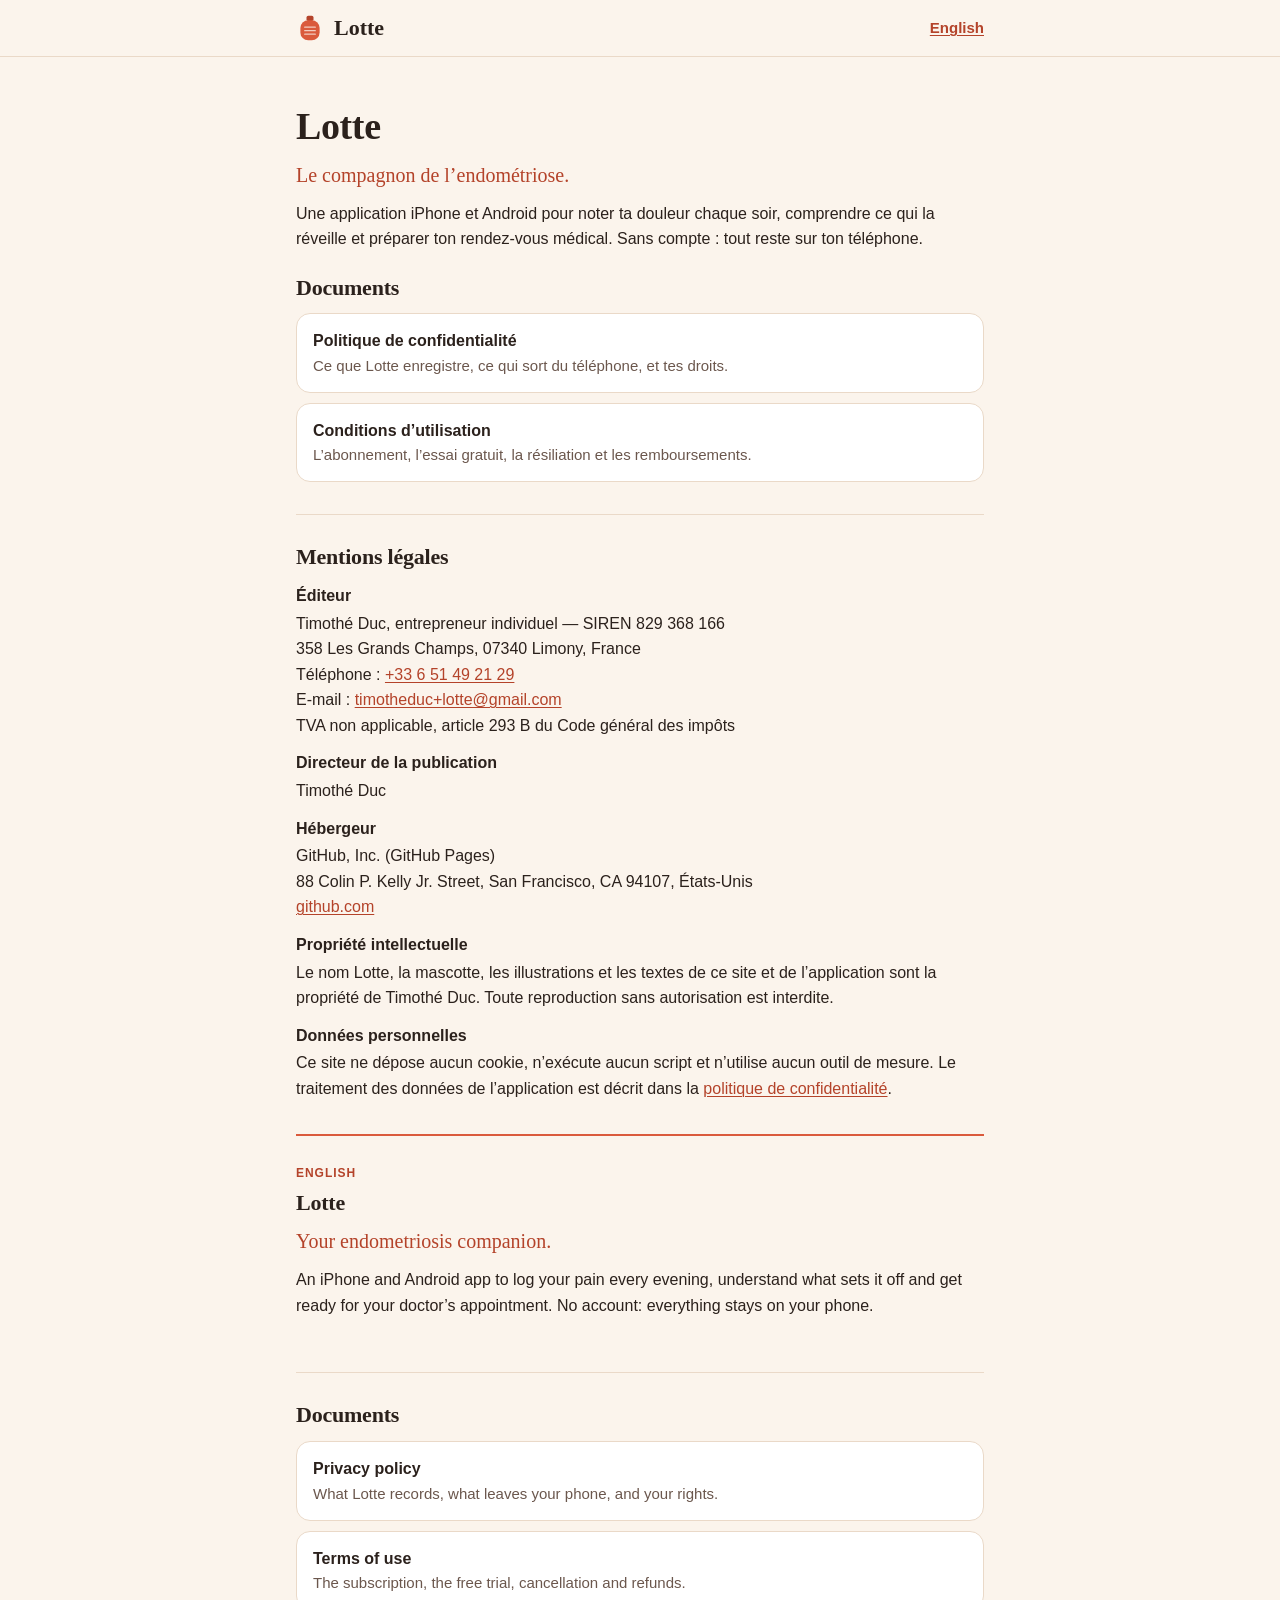
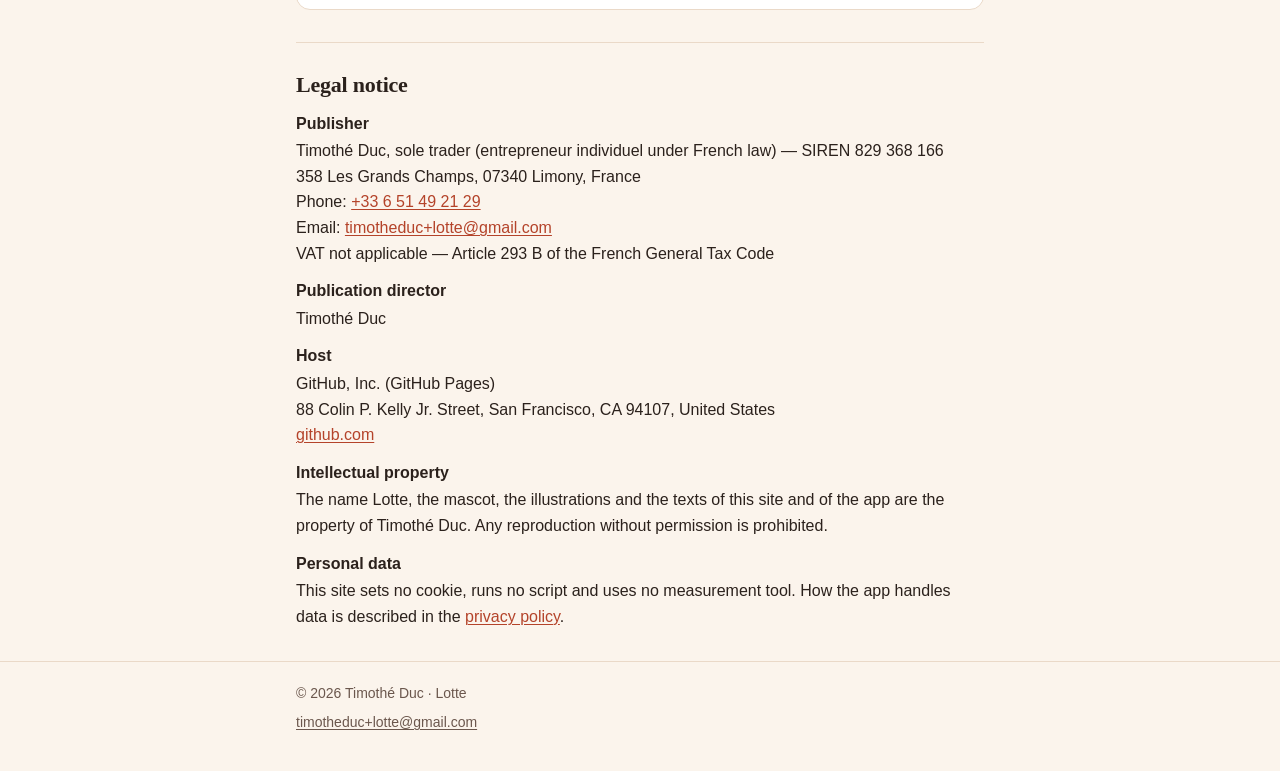
<file: index.html>
<!doctype html>
<html lang="fr">
<head>
<meta charset="utf-8">
<meta name="viewport" content="width=device-width, initial-scale=1">
<title>Lotte — Le compagnon de l’endométriose</title>
<meta name="description" content="Lotte, le compagnon de l’endométriose : politique de confidentialité, conditions d’utilisation et mentions légales. Lotte, your endometriosis companion: privacy policy, terms of use and legal notice.">
<link rel="canonical" href="https://titou26140.github.io/lotte-site/">
<link rel="icon" href="data:image/svg+xml,%3Csvg xmlns=%22http://www.w3.org/2000/svg%22 viewBox=%220 0 32 32%22%3E%3Crect x=%2212%22 y=%222%22 width=%228%22 height=%226%22 rx=%222%22 fill=%22%23B4432A%22/%3E%3Crect x=%225%22 y=%227%22 width=%2222%22 height=%2223%22 rx=%229%22 fill=%22%23DA5A3C%22/%3E%3C/svg%3E">
<link rel="stylesheet" href="style.css">
</head>
<body>
<a class="skip" href="#contenu">Aller au contenu</a>

<header class="site-head">
  <div class="wrap site-head__bar">
    <a class="brand" href="./">
      <svg class="brand__mark" width="28" height="28" viewBox="0 0 32 32" aria-hidden="true"><rect x="12" y="2" width="8" height="6" rx="2" fill="#B4432A"/><rect x="5" y="7" width="22" height="23" rx="9" fill="#DA5A3C"/><path d="M10 15h12M10 19h12M10 23h12" stroke="#FBF4EC" stroke-width="1.6" stroke-linecap="round" opacity=".75"/></svg>
      Lotte
    </a>
    <a class="lang-switch" href="#en" hreflang="en" lang="en">English</a>
  </div>
</header>

<main id="contenu" class="wrap">
  <!-- ====================== Français ====================== -->
  <div class="hero">
    <h1>Lotte</h1>
    <p class="tagline">Le compagnon de l’endométriose.</p>
    <p>
      Une application iPhone et Android pour noter ta douleur chaque soir, comprendre ce qui
      la réveille et préparer ton rendez-vous médical. Sans compte : tout reste sur ton
      téléphone.
    </p>
  </div>

  <section class="home-block" aria-labelledby="documents">
    <h2 id="documents">Documents</h2>
    <ul class="doc-links">
      <li>
        <a href="fr/confidentialite/">Politique de confidentialité
          <span>Ce que Lotte enregistre, ce qui sort du téléphone, et tes droits.</span></a>
      </li>
      <li>
        <a href="fr/conditions/">Conditions d’utilisation
          <span>L’abonnement, l’essai gratuit, la résiliation et les remboursements.</span></a>
      </li>
    </ul>
  </section>

  <section class="home-block" id="mentions-legales" aria-labelledby="mentions-titre">
    <h2 id="mentions-titre">Mentions légales</h2>
    <dl class="legal">
      <dt>Éditeur</dt>
      <dd>
        Timothé Duc, entrepreneur individuel — SIREN 829 368 166<br>
        358 Les Grands Champs, 07340 Limony, France<br>
        Téléphone : <a href="tel:+33651492129">+33 6 51 49 21 29</a><br>
        E-mail : <a href="mailto:timotheduc+lotte@gmail.com">timotheduc+lotte@gmail.com</a><br>
        TVA non applicable, article 293 B du Code général des impôts
      </dd>
      <dt>Directeur de la publication</dt>
      <dd>Timothé Duc</dd>
      <dt>Hébergeur</dt>
      <dd>
        GitHub, Inc. (GitHub Pages)<br>
        88 Colin P. Kelly Jr. Street, San Francisco, CA 94107, États-Unis<br>
        <a href="https://github.com" rel="noopener">github.com</a>
      </dd>
      <dt>Propriété intellectuelle</dt>
      <dd>
        Le nom Lotte, la mascotte, les illustrations et les textes de ce site et de
        l’application sont la propriété de Timothé Duc. Toute reproduction sans autorisation
        est interdite.
      </dd>
      <dt>Données personnelles</dt>
      <dd>
        Ce site ne dépose aucun cookie, n’exécute aucun script et n’utilise aucun outil de
        mesure. Le traitement des données de l’application est décrit dans la
        <a href="fr/confidentialite/">politique de confidentialité</a>.
      </dd>
    </dl>
  </section>

  <!-- ====================== English ====================== -->
  <div lang="en" id="en" class="lang-block">
    <div class="home-block hero">
      <p class="eyebrow">English</p>
      <h2>Lotte</h2>
      <p class="tagline">Your endometriosis companion.</p>
      <p>
        An iPhone and Android app to log your pain every evening, understand what sets it off
        and get ready for your doctor’s appointment. No account: everything stays on your
        phone.
      </p>
    </div>

    <section class="home-block" aria-labelledby="documents-en">
      <h2 id="documents-en">Documents</h2>
      <ul class="doc-links">
        <li>
          <a href="en/privacy/">Privacy policy
            <span>What Lotte records, what leaves your phone, and your rights.</span></a>
        </li>
        <li>
          <a href="en/terms/">Terms of use
            <span>The subscription, the free trial, cancellation and refunds.</span></a>
        </li>
      </ul>
    </section>

    <section class="home-block" id="legal-notice" aria-labelledby="legal-notice-title">
      <h2 id="legal-notice-title">Legal notice</h2>
      <dl class="legal">
        <dt>Publisher</dt>
        <dd>
          Timothé Duc, sole trader (entrepreneur individuel under French law) — SIREN 829 368 166<br>
          358 Les Grands Champs, 07340 Limony, France<br>
          Phone: <a href="tel:+33651492129">+33 6 51 49 21 29</a><br>
          Email: <a href="mailto:timotheduc+lotte@gmail.com">timotheduc+lotte@gmail.com</a><br>
          VAT not applicable — Article 293 B of the French General Tax Code
        </dd>
        <dt>Publication director</dt>
        <dd>Timothé Duc</dd>
        <dt>Host</dt>
        <dd>
          GitHub, Inc. (GitHub Pages)<br>
          88 Colin P. Kelly Jr. Street, San Francisco, CA 94107, United States<br>
          <a href="https://github.com" rel="noopener">github.com</a>
        </dd>
        <dt>Intellectual property</dt>
        <dd>
          The name Lotte, the mascot, the illustrations and the texts of this site and of the
          app are the property of Timothé Duc. Any reproduction without permission is
          prohibited.
        </dd>
        <dt>Personal data</dt>
        <dd>
          This site sets no cookie, runs no script and uses no measurement tool. How the app
          handles data is described in the <a href="en/privacy/">privacy policy</a>.
        </dd>
      </dl>
    </section>
  </div>
</main>

<footer class="site-foot">
  <div class="wrap">
    <p>© 2026 Timothé Duc · Lotte</p>
    <p>
      <a href="mailto:timotheduc+lotte@gmail.com">timotheduc+lotte@gmail.com</a>
    </p>
  </div>
</footer>
</body>
</html>
</file>
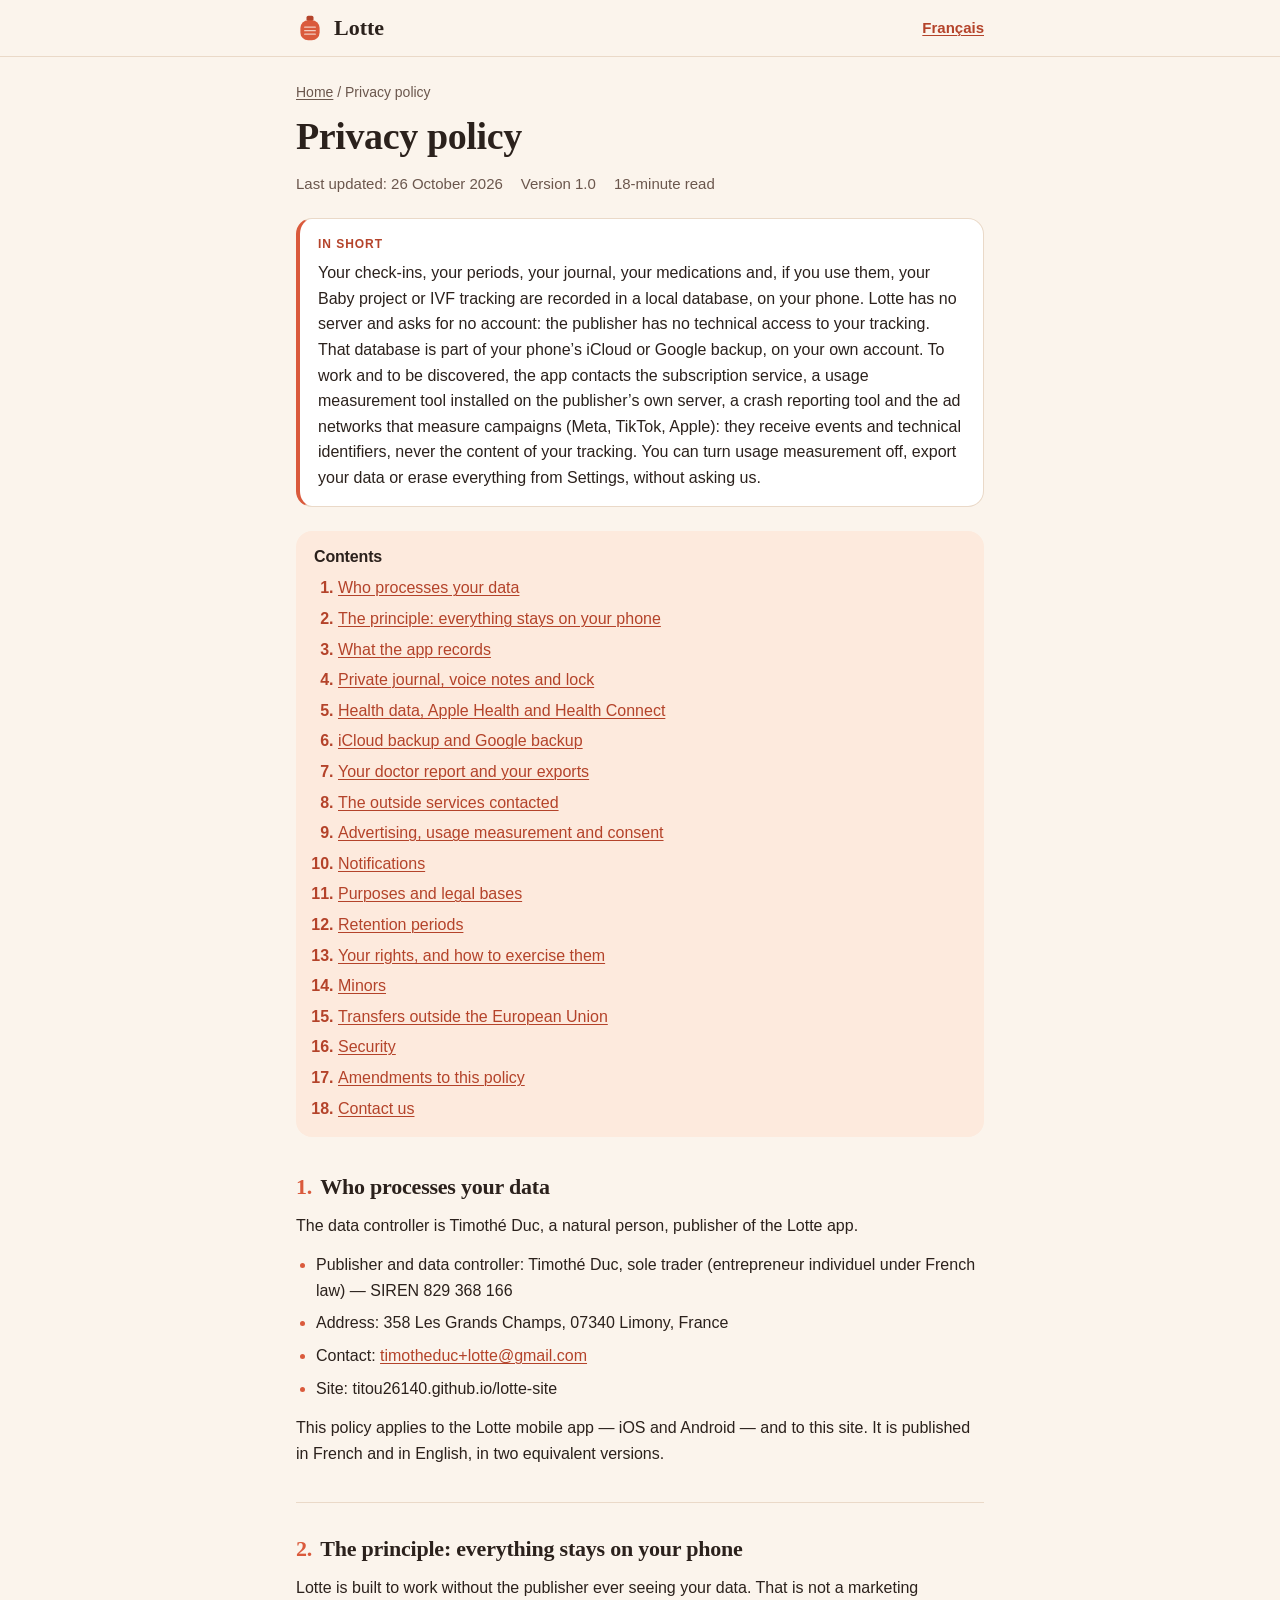
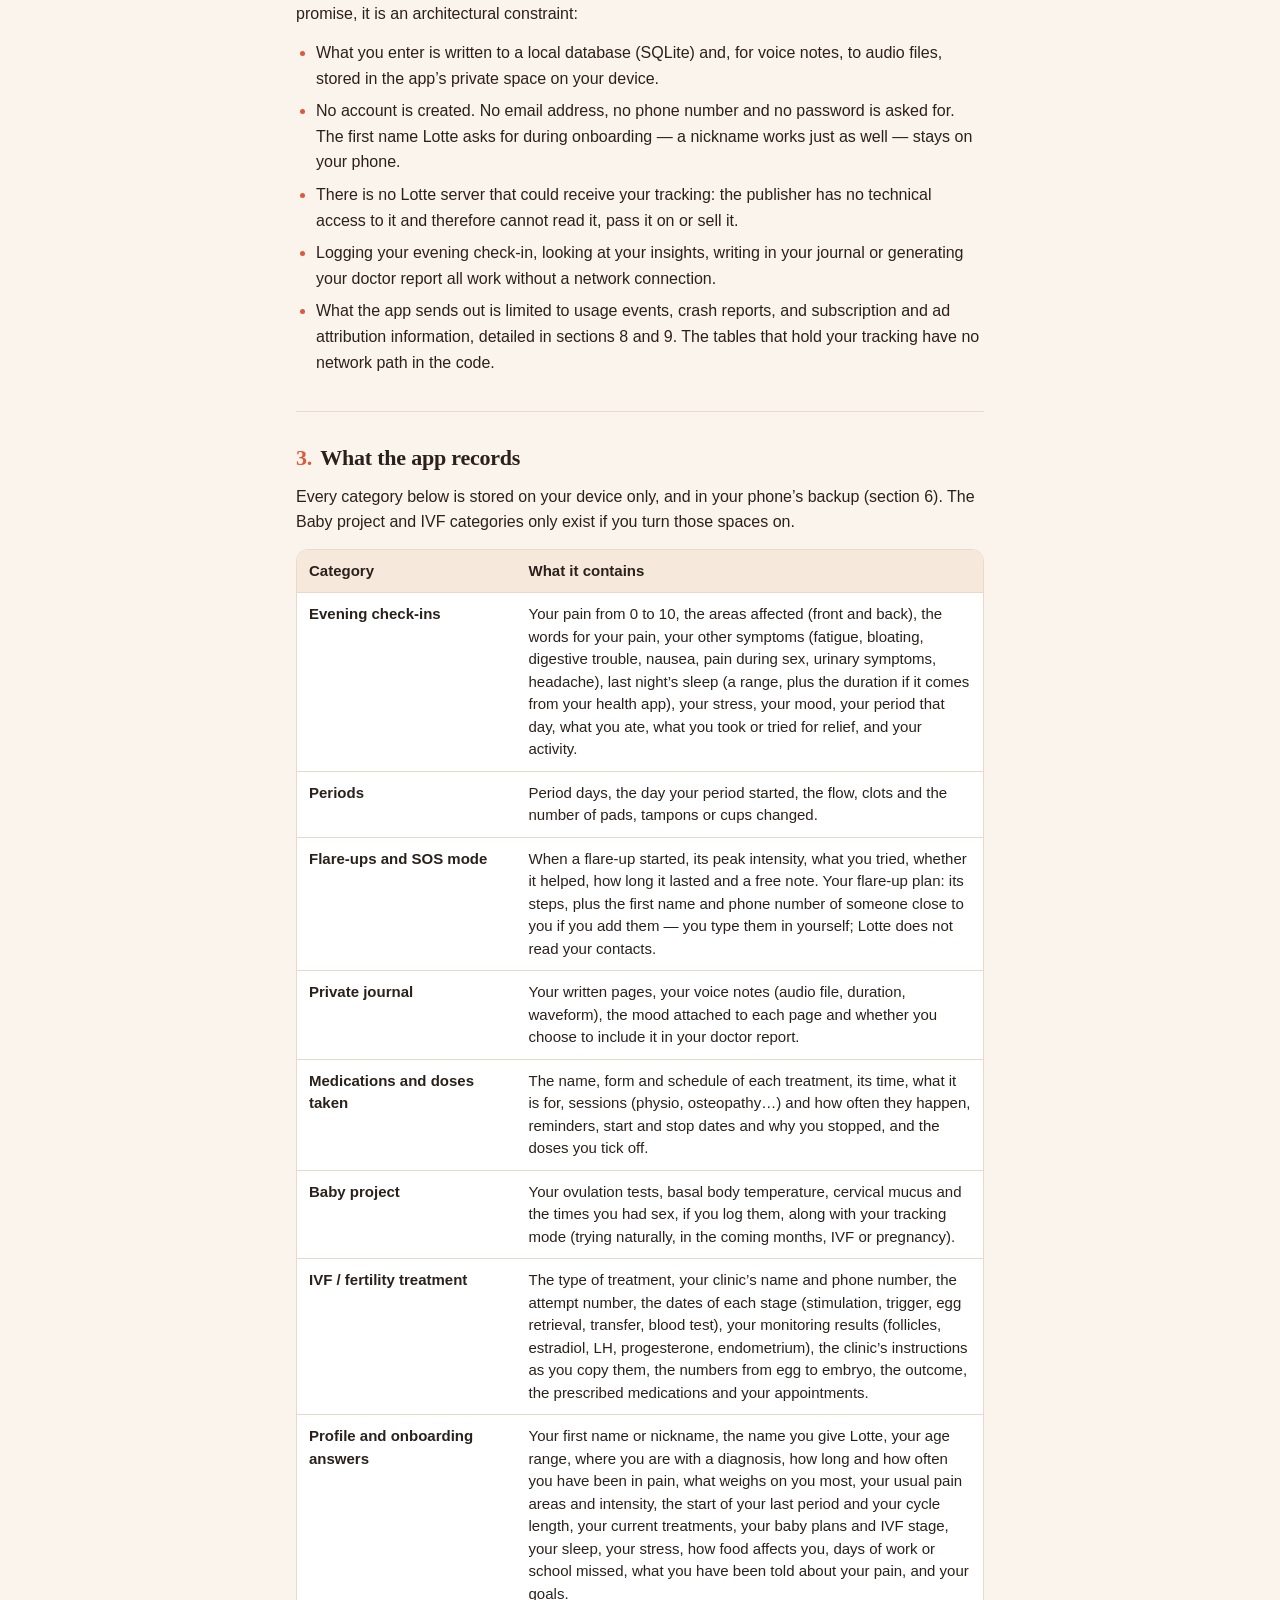
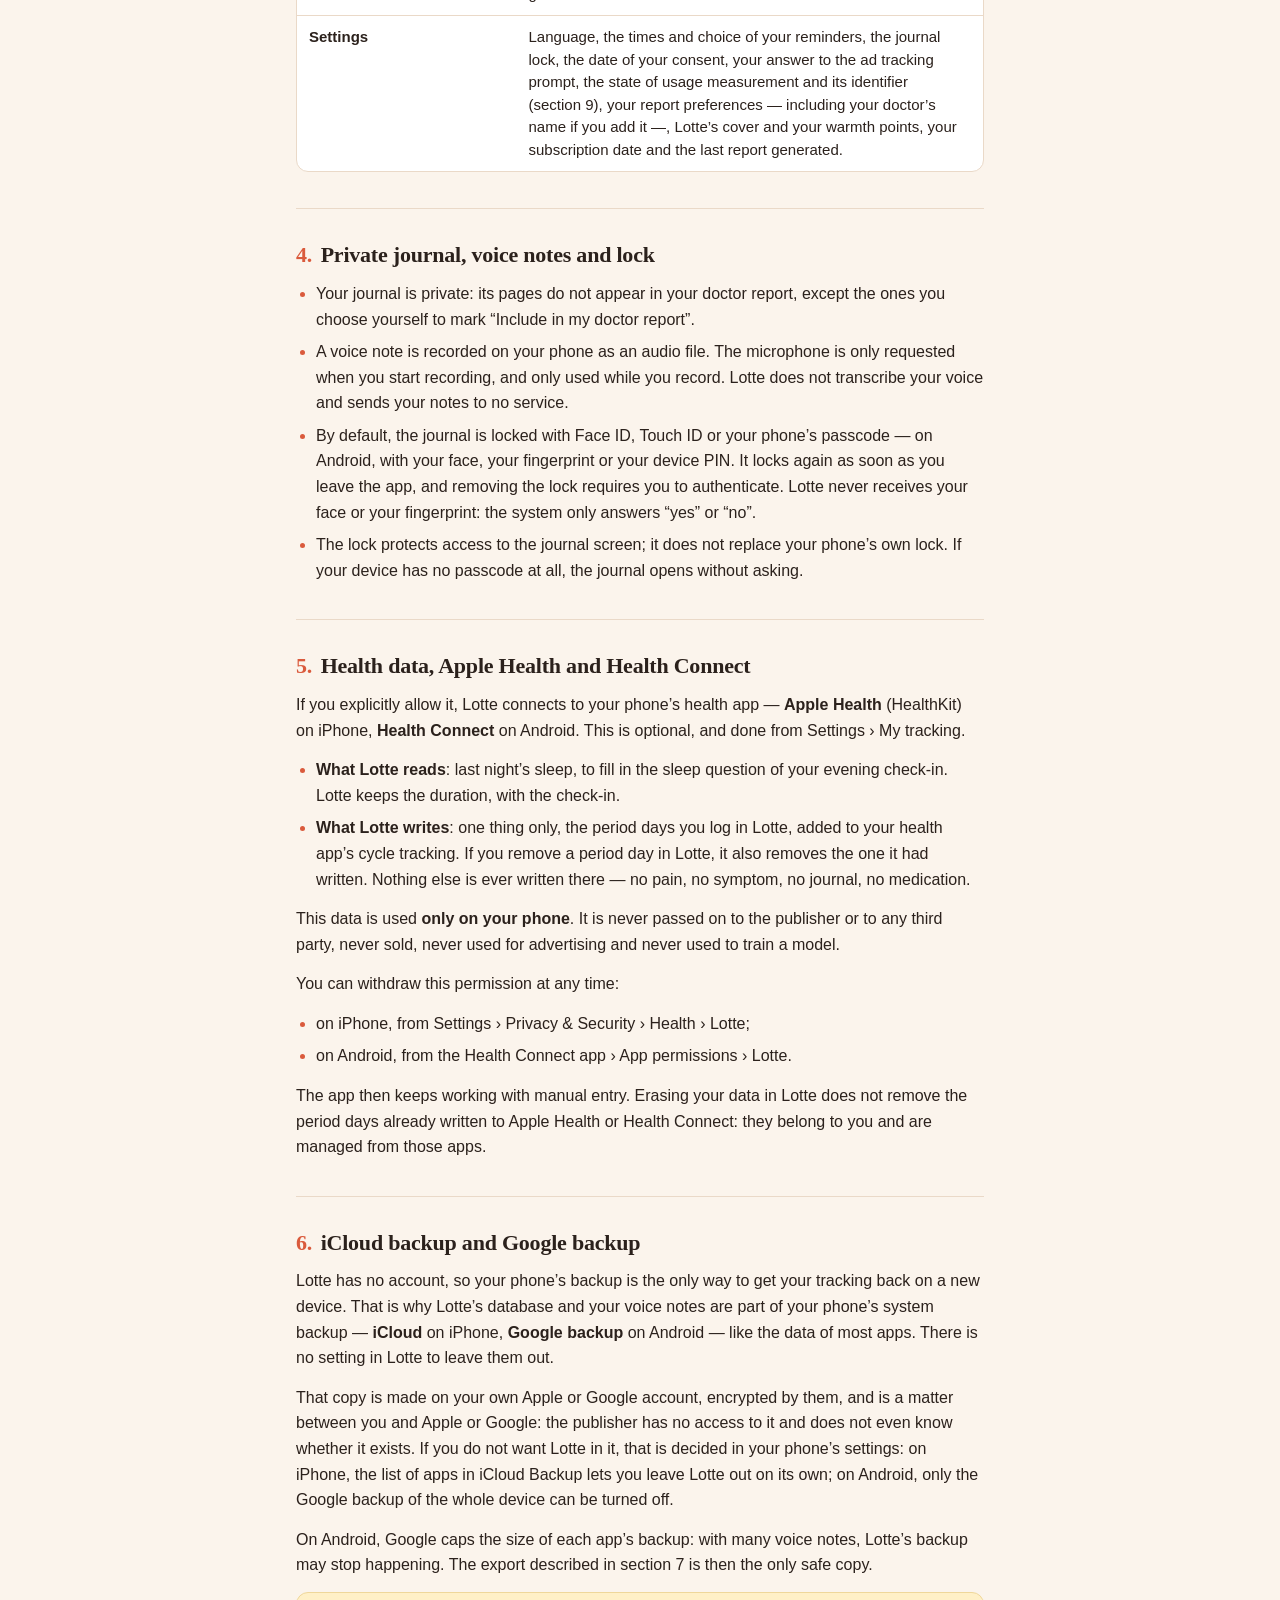
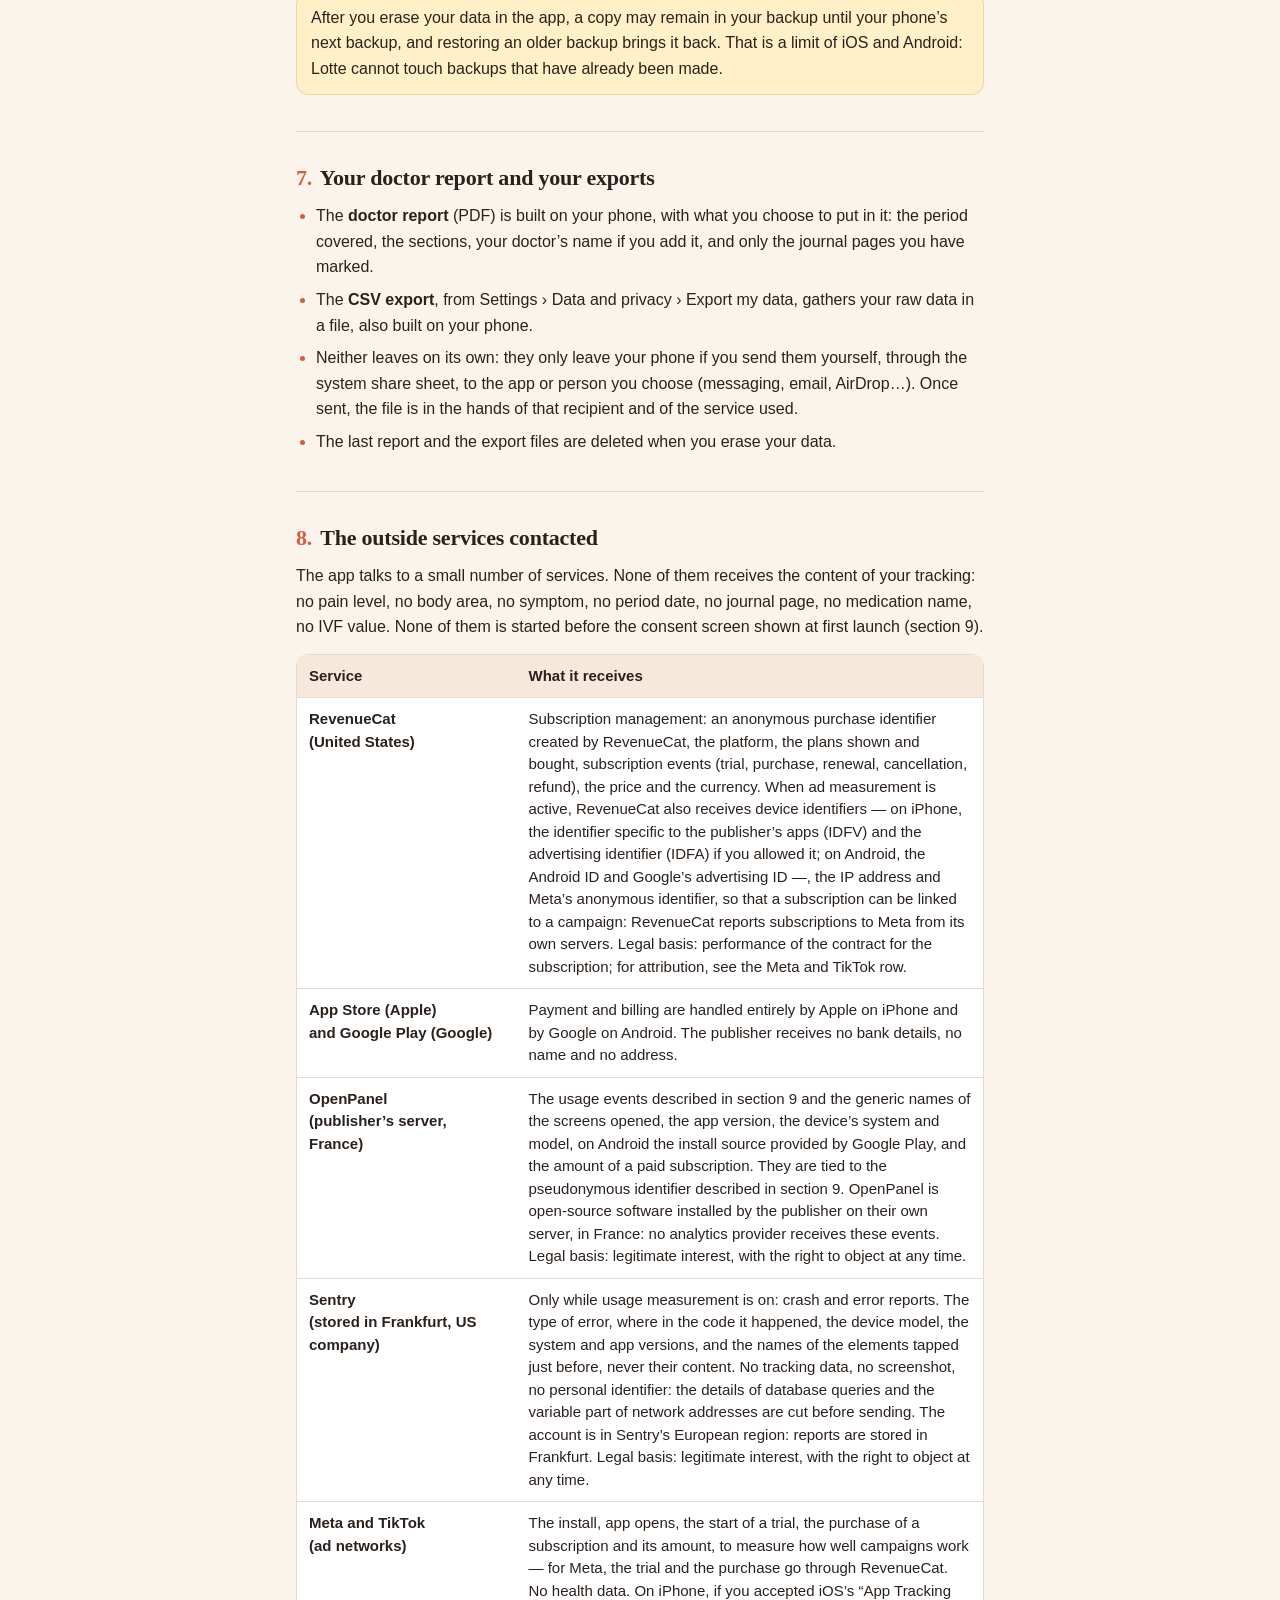
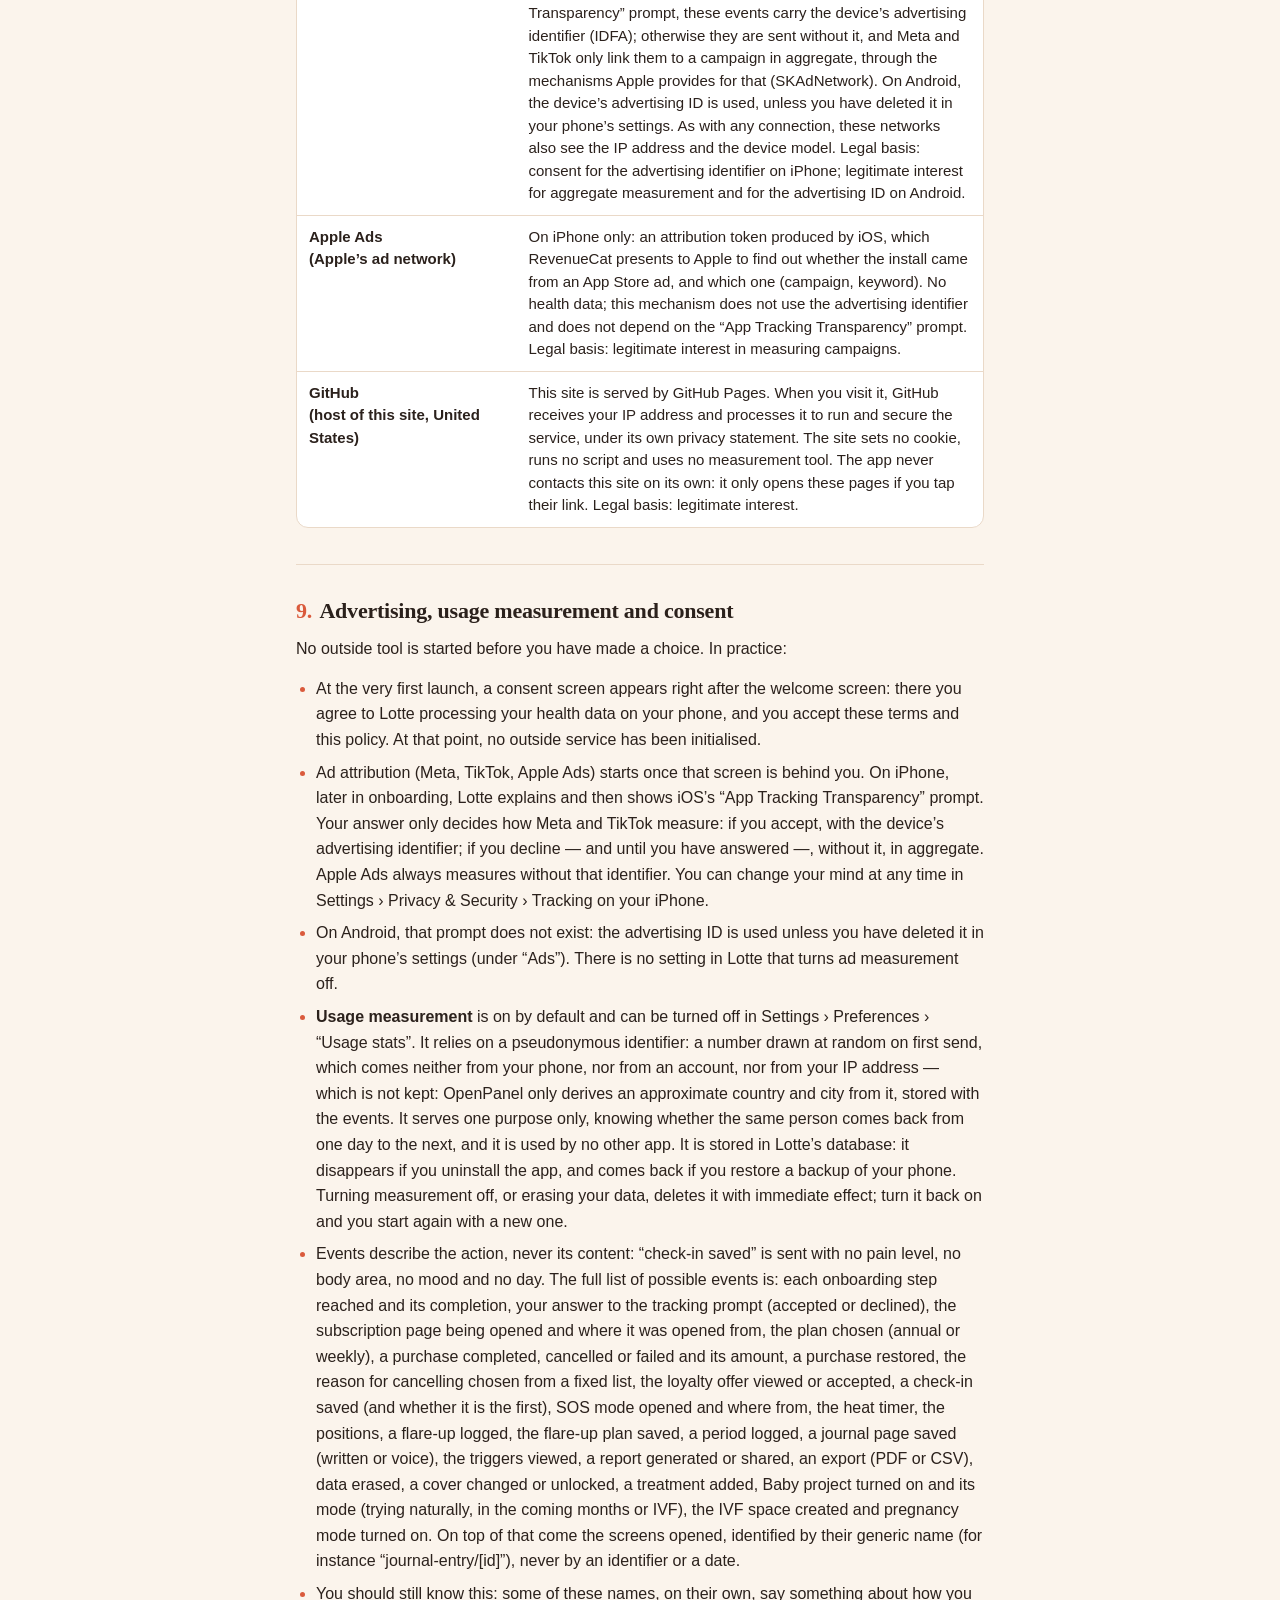
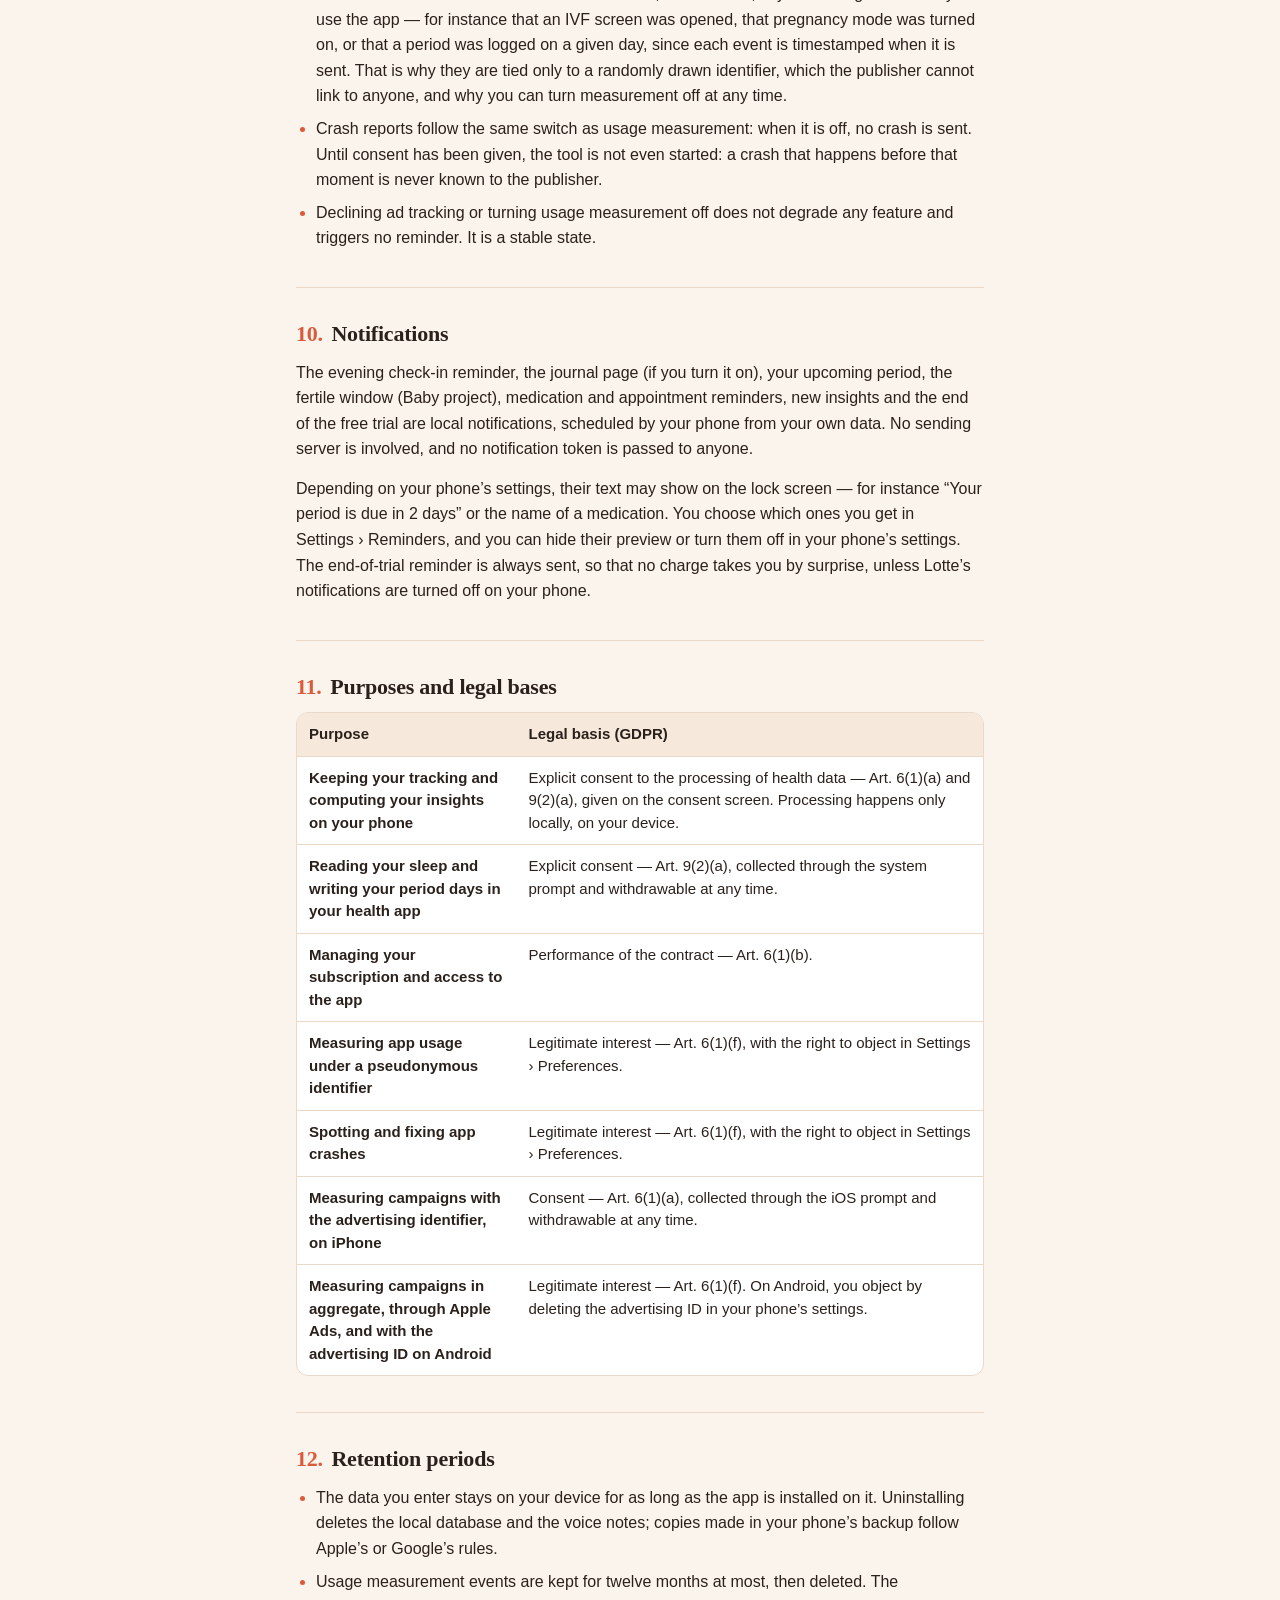
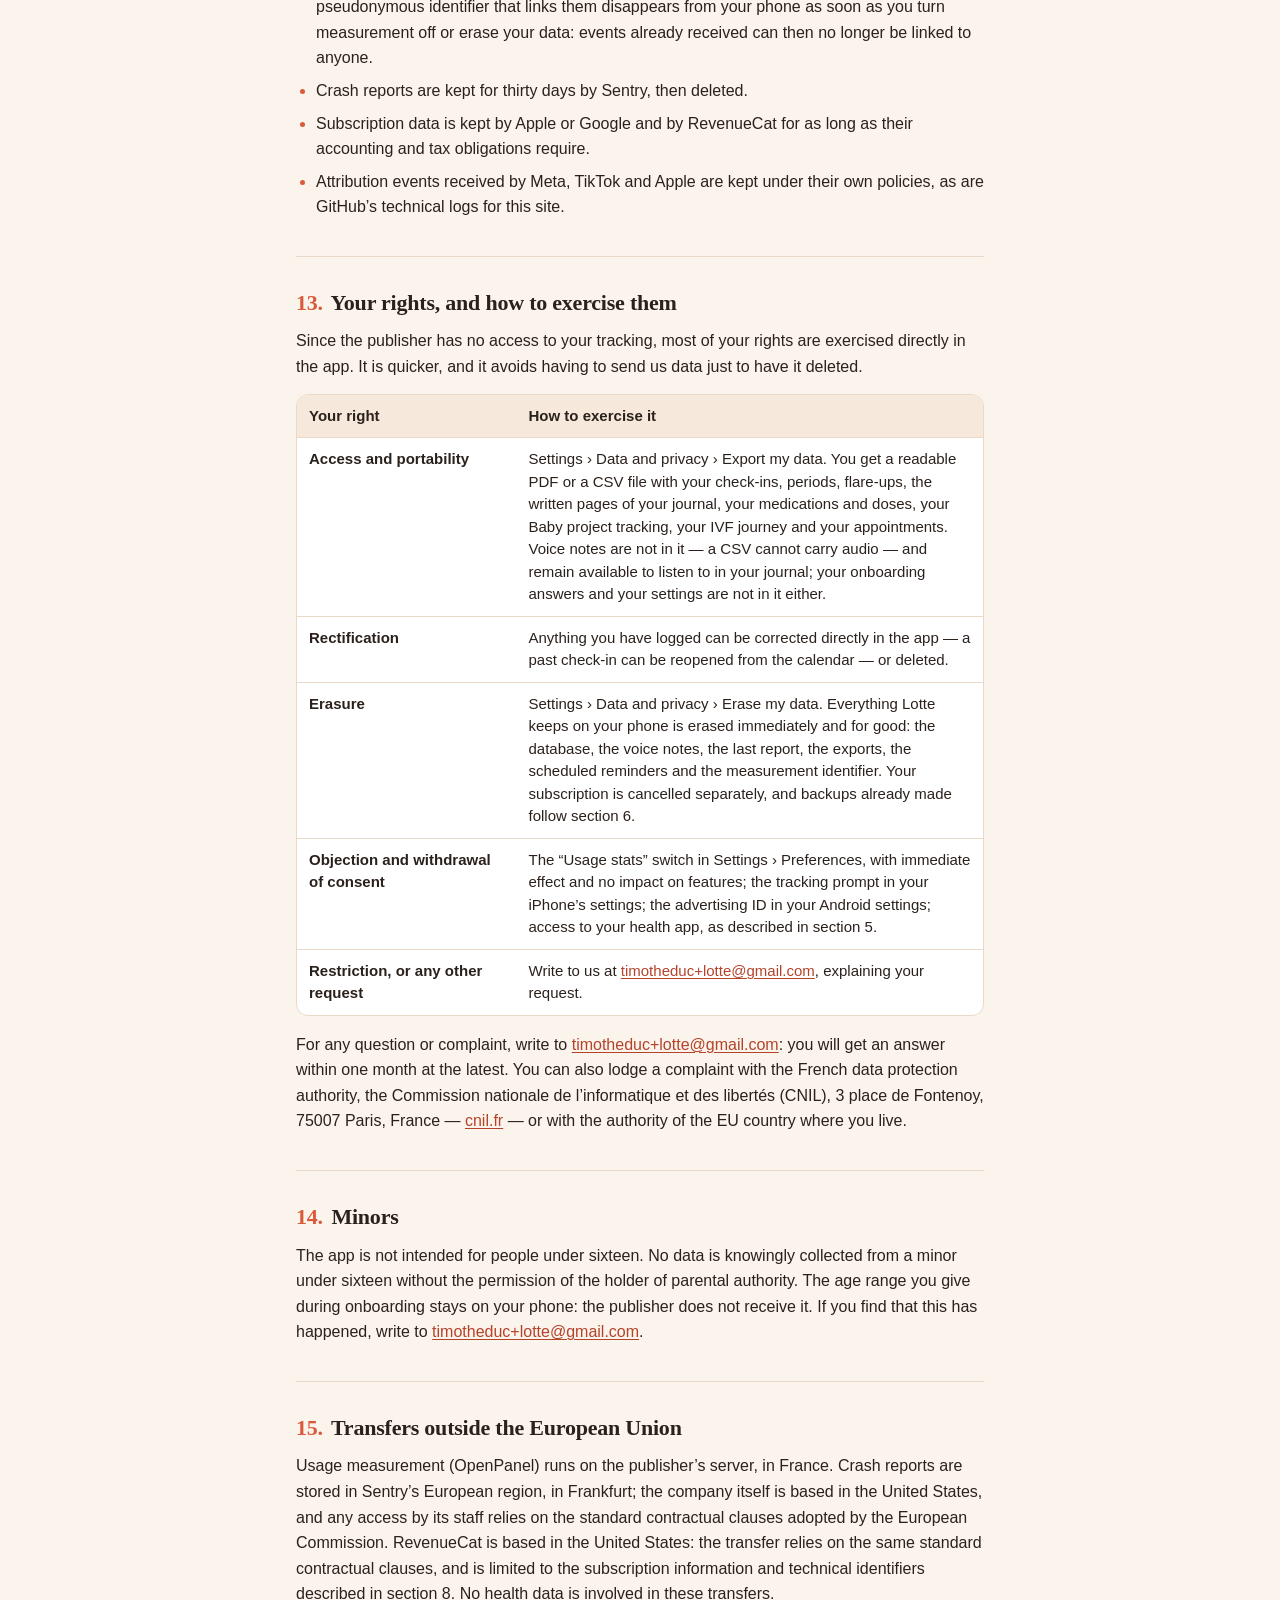
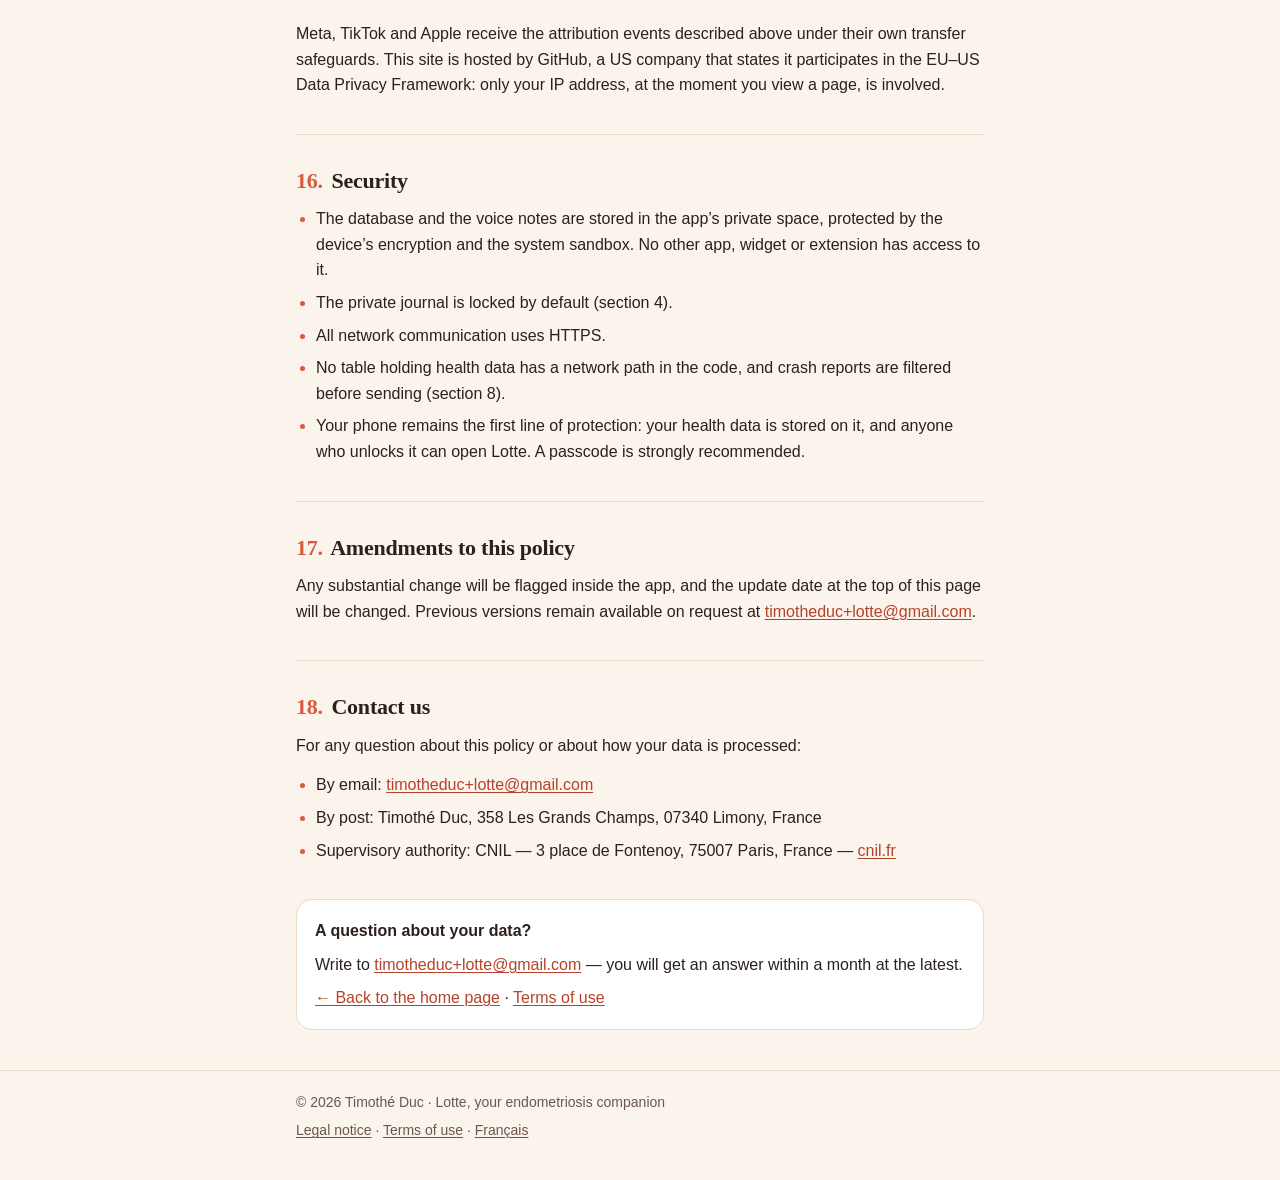
<file: en/privacy/index.html>
<!doctype html>
<html lang="en">
<head>
<meta charset="utf-8">
<meta name="viewport" content="width=device-width, initial-scale=1">
<title>Privacy policy — Lotte</title>
<meta name="description" content="How Lotte, the endometriosis tracking app, handles your data: everything stays on your phone, with no account and no server.">
<link rel="canonical" href="https://titou26140.github.io/lotte-site/en/privacy/">
<link rel="alternate" hreflang="en" href="https://titou26140.github.io/lotte-site/en/privacy/">
<link rel="alternate" hreflang="fr" href="https://titou26140.github.io/lotte-site/fr/confidentialite/">
<link rel="icon" href="data:image/svg+xml,%3Csvg xmlns=%22http://www.w3.org/2000/svg%22 viewBox=%220 0 32 32%22%3E%3Crect x=%2212%22 y=%222%22 width=%228%22 height=%226%22 rx=%222%22 fill=%22%23B4432A%22/%3E%3Crect x=%225%22 y=%227%22 width=%2222%22 height=%2223%22 rx=%229%22 fill=%22%23DA5A3C%22/%3E%3C/svg%3E">
<link rel="stylesheet" href="../../style.css">
</head>
<body>
<a class="skip" href="#content">Skip to content</a>

<header class="site-head">
  <div class="wrap site-head__bar">
    <a class="brand" href="../../">
      <svg class="brand__mark" width="28" height="28" viewBox="0 0 32 32" aria-hidden="true"><rect x="12" y="2" width="8" height="6" rx="2" fill="#B4432A"/><rect x="5" y="7" width="22" height="23" rx="9" fill="#DA5A3C"/><path d="M10 15h12M10 19h12M10 23h12" stroke="#FBF4EC" stroke-width="1.6" stroke-linecap="round" opacity=".75"/></svg>
      Lotte
    </a>
    <a class="lang-switch" href="../../fr/confidentialite/" hreflang="fr" lang="fr">Français</a>
  </div>
</header>

<main id="content" class="wrap">
  <nav class="breadcrumb" aria-label="Breadcrumb">
    <a href="../../">Home</a> / <span aria-current="page">Privacy policy</span>
  </nav>

  <h1>Privacy policy</h1>

  <ul class="doc-meta">
    <li>Last updated: <time datetime="2026-10-26">26 October 2026</time></li>
    <li>Version 1.0</li>
    <li>18-minute read</li>
  </ul>

  <div class="summary">
    <p class="eyebrow">In short</p>
    <p>
      Your check-ins, your periods, your journal, your medications and, if you use them, your
      Baby project or IVF tracking are recorded in a local database, on your phone. Lotte has
      no server and asks for no account: the publisher has no technical access to your
      tracking. That database is part of your phone’s iCloud or Google backup, on your own
      account. To work and to be discovered, the app contacts the subscription service, a
      usage measurement tool installed on the publisher’s own server, a crash reporting tool
      and the ad networks that measure campaigns (Meta, TikTok, Apple): they receive events and
      technical identifiers, never the content of your tracking. You can turn usage
      measurement off, export your data or erase everything from Settings, without asking us.
    </p>
  </div>

  <nav class="toc" aria-labelledby="contents">
    <h2 id="contents">Contents</h2>
    <ol>
      <li><a href="#controller">Who processes your data</a></li>
      <li><a href="#principle">The principle: everything stays on your phone</a></li>
      <li><a href="#recorded">What the app records</a></li>
      <li><a href="#journal">Private journal, voice notes and lock</a></li>
      <li><a href="#health">Health data, Apple Health and Health Connect</a></li>
      <li><a href="#backup">iCloud backup and Google backup</a></li>
      <li><a href="#report-export">Your doctor report and your exports</a></li>
      <li><a href="#third-parties">The outside services contacted</a></li>
      <li><a href="#consent">Advertising, usage measurement and consent</a></li>
      <li><a href="#notifications">Notifications</a></li>
      <li><a href="#legal-bases">Purposes and legal bases</a></li>
      <li><a href="#retention">Retention periods</a></li>
      <li><a href="#rights">Your rights, and how to exercise them</a></li>
      <li><a href="#minors">Minors</a></li>
      <li><a href="#transfers">Transfers outside the European Union</a></li>
      <li><a href="#security">Security</a></li>
      <li><a href="#amendments">Amendments to this policy</a></li>
      <li><a href="#contact">Contact us</a></li>
    </ol>
  </nav>

  <!-- 1 -->
  <section class="doc-section" id="controller">
    <h2><span class="num">1.</span> Who processes your data</h2>
    <p>
      The data controller is Timothé Duc, a natural person, publisher of the Lotte app.
    </p>
    <ul class="list">
      <li>
        Publisher and data controller: Timothé Duc, sole trader (entrepreneur individuel
        under French law) — SIREN 829 368 166
      </li>
      <li>Address: 358 Les Grands Champs, 07340 Limony, France</li>
      <li>Contact: <a href="mailto:timotheduc+lotte@gmail.com">timotheduc+lotte@gmail.com</a></li>
      <li>Site: titou26140.github.io/lotte-site</li>
    </ul>
    <p>
      This policy applies to the Lotte mobile app — iOS and Android — and to this site. It is
      published in French and in English, in two equivalent versions.
    </p>
  </section>

  <!-- 2 -->
  <section class="doc-section" id="principle">
    <h2><span class="num">2.</span> The principle: everything stays on your phone</h2>
    <p>
      Lotte is built to work without the publisher ever seeing your data. That is not a
      marketing promise, it is an architectural constraint:
    </p>
    <ul class="list">
      <li>
        What you enter is written to a local database (SQLite) and, for voice notes, to audio
        files, stored in the app’s private space on your device.
      </li>
      <li>
        No account is created. No email address, no phone number and no password is asked
        for. The first name Lotte asks for during onboarding — a nickname works just as well —
        stays on your phone.
      </li>
      <li>
        There is no Lotte server that could receive your tracking: the publisher has no
        technical access to it and therefore cannot read it, pass it on or sell it.
      </li>
      <li>
        Logging your evening check-in, looking at your insights, writing in your journal or
        generating your doctor report all work without a network connection.
      </li>
      <li>
        What the app sends out is limited to usage events, crash reports, and subscription and
        ad attribution information, detailed in sections 8 and 9. The tables that hold your
        tracking have no network path in the code.
      </li>
    </ul>
  </section>

  <!-- 3 -->
  <section class="doc-section" id="recorded">
    <h2><span class="num">3.</span> What the app records</h2>
    <p>
      Every category below is stored on your device only, and in your phone’s backup
      (section 6). The Baby project and IVF categories only exist if you turn those spaces on.
    </p>
    <div class="table-scroll">
      <table>
        <thead>
          <tr>
            <th scope="col">Category</th>
            <th scope="col">What it contains</th>
          </tr>
        </thead>
        <tbody>
          <tr>
            <td>Evening check-ins</td>
            <td>
              Your pain from 0 to 10, the areas affected (front and back), the words for your
              pain, your other symptoms (fatigue, bloating, digestive trouble, nausea, pain
              during sex, urinary symptoms, headache), last night’s sleep (a range, plus the
              duration if it comes from your health app), your stress, your mood, your period
              that day, what you ate, what you took or tried for relief, and your activity.
            </td>
          </tr>
          <tr>
            <td>Periods</td>
            <td>
              Period days, the day your period started, the flow, clots and the number of
              pads, tampons or cups changed.
            </td>
          </tr>
          <tr>
            <td>Flare-ups and SOS mode</td>
            <td>
              When a flare-up started, its peak intensity, what you tried, whether it helped,
              how long it lasted and a free note. Your flare-up plan: its steps, plus the first
              name and phone number of someone close to you if you add them — you type them in
              yourself; Lotte does not read your contacts.
            </td>
          </tr>
          <tr>
            <td>Private journal</td>
            <td>
              Your written pages, your voice notes (audio file, duration, waveform), the mood
              attached to each page and whether you choose to include it in your doctor report.
            </td>
          </tr>
          <tr>
            <td>Medications and doses taken</td>
            <td>
              The name, form and schedule of each treatment, its time, what it is for,
              sessions (physio, osteopathy…) and how often they happen, reminders, start and
              stop dates and why you stopped, and the doses you tick off.
            </td>
          </tr>
          <tr>
            <td>Baby project</td>
            <td>
              Your ovulation tests, basal body temperature, cervical mucus and the times you had
              sex, if you log them, along with your tracking mode (trying naturally, in the
              coming months, IVF or pregnancy).
            </td>
          </tr>
          <tr>
            <td>IVF / fertility treatment</td>
            <td>
              The type of treatment, your clinic’s name and phone number, the attempt number,
              the dates of each stage (stimulation, trigger, egg retrieval, transfer, blood
              test), your monitoring results (follicles, estradiol, LH, progesterone,
              endometrium), the clinic’s instructions as you copy them, the numbers from egg to
              embryo, the outcome, the prescribed medications and your appointments.
            </td>
          </tr>
          <tr>
            <td>Profile and onboarding answers</td>
            <td>
              Your first name or nickname, the name you give Lotte, your age range, where you
              are with a diagnosis, how long and how often you have been in pain, what weighs on
              you most, your usual pain areas and intensity, the start of your last period and
              your cycle length, your current treatments, your baby plans and IVF stage, your
              sleep, your stress, how food affects you, days of work or school missed, what you
              have been told about your pain, and your goals.
            </td>
          </tr>
          <tr>
            <td>Settings</td>
            <td>
              Language, the times and choice of your reminders, the journal lock, the date of
              your consent, your answer to the ad tracking prompt, the state of usage
              measurement and its identifier (section 9), your report preferences — including
              your doctor’s name if you add it —, Lotte’s cover and your warmth points, your
              subscription date and the last report generated.
            </td>
          </tr>
        </tbody>
      </table>
    </div>
  </section>

  <!-- 4 -->
  <section class="doc-section" id="journal">
    <h2><span class="num">4.</span> Private journal, voice notes and lock</h2>
    <ul class="list">
      <li>
        Your journal is private: its pages do not appear in your doctor report, except the
        ones you choose yourself to mark “Include in my doctor report”.
      </li>
      <li>
        A voice note is recorded on your phone as an audio file. The microphone is only
        requested when you start recording, and only used while you record. Lotte does not
        transcribe your voice and sends your notes to no service.
      </li>
      <li>
        By default, the journal is locked with Face ID, Touch ID or your phone’s passcode — on
        Android, with your face, your fingerprint or your device PIN. It locks again as soon as
        you leave the app, and removing the lock requires you to authenticate. Lotte never
        receives your face or your fingerprint: the system only answers “yes” or “no”.
      </li>
      <li>
        The lock protects access to the journal screen; it does not replace your phone’s own
        lock. If your device has no passcode at all, the journal opens without asking.
      </li>
    </ul>
  </section>

  <!-- 5 -->
  <section class="doc-section" id="health">
    <h2><span class="num">5.</span> Health data, Apple Health and Health Connect</h2>
    <p>
      If you explicitly allow it, Lotte connects to your phone’s health app —
      <strong>Apple Health</strong> (HealthKit) on iPhone, <strong>Health Connect</strong> on
      Android. This is optional, and done from Settings › My tracking.
    </p>
    <ul class="list">
      <li>
        <strong>What Lotte reads</strong>: last night’s sleep, to fill in the sleep question
        of your evening check-in. Lotte keeps the duration, with the check-in.
      </li>
      <li>
        <strong>What Lotte writes</strong>: one thing only, the period days you log in Lotte,
        added to your health app’s cycle tracking. If you remove a period day in Lotte, it also
        removes the one it had written. Nothing else is ever written there — no pain, no
        symptom, no journal, no medication.
      </li>
    </ul>
    <p>
      This data is used <strong>only on your phone</strong>. It is never passed on to the
      publisher or to any third party, never sold, never used for advertising and never used
      to train a model.
    </p>
    <p>You can withdraw this permission at any time:</p>
    <ul class="list">
      <li>on iPhone, from Settings › Privacy &amp; Security › Health › Lotte;</li>
      <li>on Android, from the Health Connect app › App permissions › Lotte.</li>
    </ul>
    <p>
      The app then keeps working with manual entry. Erasing your data in Lotte does not remove
      the period days already written to Apple Health or Health Connect: they belong to you and
      are managed from those apps.
    </p>
  </section>

  <!-- 6 -->
  <section class="doc-section" id="backup">
    <h2><span class="num">6.</span> iCloud backup and Google backup</h2>
    <p>
      Lotte has no account, so your phone’s backup is the only way to get your tracking back on
      a new device. That is why Lotte’s database and your voice notes are part of your phone’s
      system backup — <strong>iCloud</strong> on iPhone, <strong>Google backup</strong> on
      Android — like the data of most apps. There is no setting in Lotte to leave them out.
    </p>
    <p>
      That copy is made on your own Apple or Google account, encrypted by them, and is a
      matter between you and Apple or Google: the publisher has no access to it and does not
      even know whether it exists. If you do not want Lotte in it, that is decided in your
      phone’s settings: on iPhone, the list of apps in iCloud Backup lets you leave Lotte out on
      its own; on Android, only the Google backup of the whole device can be turned off.
    </p>
    <p>
      On Android, Google caps the size of each app’s backup: with many voice notes, Lotte’s
      backup may stop happening. The export described in section 7 is then the only safe copy.
    </p>
    <div class="callout">
      <p>
        After you erase your data in the app, a copy may remain in your backup until your
        phone’s next backup, and restoring an older backup brings it back. That is a limit of
        iOS and Android: Lotte cannot touch backups that have already been made.
      </p>
    </div>
  </section>

  <!-- 7 -->
  <section class="doc-section" id="report-export">
    <h2><span class="num">7.</span> Your doctor report and your exports</h2>
    <ul class="list">
      <li>
        The <strong>doctor report</strong> (PDF) is built on your phone, with what you choose
        to put in it: the period covered, the sections, your doctor’s name if you add it, and
        only the journal pages you have marked.
      </li>
      <li>
        The <strong>CSV export</strong>, from Settings › Data and privacy › Export my data,
        gathers your raw data in a file, also built on your phone.
      </li>
      <li>
        Neither leaves on its own: they only leave your phone if you send them yourself,
        through the system share sheet, to the app or person you choose (messaging, email,
        AirDrop…). Once sent, the file is in the hands of that recipient and of the service
        used.
      </li>
      <li>The last report and the export files are deleted when you erase your data.</li>
    </ul>
  </section>

  <!-- 8 -->
  <section class="doc-section" id="third-parties">
    <h2><span class="num">8.</span> The outside services contacted</h2>
    <p>
      The app talks to a small number of services. None of them receives the content of your
      tracking: no pain level, no body area, no symptom, no period date, no journal page, no
      medication name, no IVF value. None of them is started before the consent screen shown
      at first launch (section 9).
    </p>
    <div class="table-scroll">
      <table>
        <thead>
          <tr>
            <th scope="col">Service</th>
            <th scope="col">What it receives</th>
          </tr>
        </thead>
        <tbody>
          <tr>
            <td>RevenueCat<br>(United States)</td>
            <td>
              Subscription management: an anonymous purchase identifier created by RevenueCat,
              the platform, the plans shown and bought, subscription events (trial, purchase,
              renewal, cancellation, refund), the price and the currency. When ad measurement
              is active, RevenueCat also receives device identifiers — on iPhone, the
              identifier specific to the publisher’s apps (IDFV) and the advertising identifier
              (IDFA) if you allowed it; on Android, the Android ID and Google’s advertising ID —,
              the IP address and Meta’s anonymous identifier, so that a subscription can be
              linked to a campaign: RevenueCat reports subscriptions to Meta from its own
              servers. Legal basis: performance of the contract for the subscription; for
              attribution, see the Meta and TikTok row.
            </td>
          </tr>
          <tr>
            <td>App Store (Apple)<br>and Google Play (Google)</td>
            <td>
              Payment and billing are handled entirely by Apple on iPhone and by Google on
              Android. The publisher receives no bank details, no name and no address.
            </td>
          </tr>
          <tr>
            <td>OpenPanel<br>(publisher’s server, France)</td>
            <td>
              The usage events described in section 9 and the generic names of the screens
              opened, the app version, the device’s system and model, on Android the install
              source provided by Google Play, and the amount of a paid subscription. They are
              tied to the pseudonymous identifier described in section 9. OpenPanel is
              open-source software installed by the publisher on their own server, in France:
              no analytics provider receives these events. Legal basis: legitimate interest,
              with the right to object at any time.
            </td>
          </tr>
          <tr>
            <td>Sentry<br>(stored in Frankfurt, US company)</td>
            <td>
              Only while usage measurement is on: crash and error reports. The type of error,
              where in the code it happened, the device model, the system and app versions, and
              the names of the elements tapped just before, never their content. No tracking
              data, no screenshot, no personal identifier: the details of database queries and
              the variable part of network addresses are cut before sending. The account is in
              Sentry’s European region: reports are stored in Frankfurt. Legal basis:
              legitimate interest, with the right to object at any time.
            </td>
          </tr>
          <tr>
            <td>Meta and TikTok<br>(ad networks)</td>
            <td>
              The install, app opens, the start of a trial, the purchase of a subscription and
              its amount, to measure how well campaigns work — for Meta, the trial and the
              purchase go through RevenueCat. No health data. On iPhone, if you accepted iOS’s
              “App Tracking Transparency” prompt, these events carry the device’s advertising
              identifier (IDFA); otherwise they are sent without it, and Meta and TikTok only
              link them to a campaign in aggregate, through the mechanisms Apple provides for
              that (SKAdNetwork). On Android, the device’s advertising ID is used, unless you
              have deleted it in your phone’s settings. As with any connection, these networks
              also see the IP address and the device model. Legal basis: consent for the
              advertising identifier on iPhone; legitimate interest for aggregate measurement
              and for the advertising ID on Android.
            </td>
          </tr>
          <tr>
            <td>Apple Ads<br>(Apple’s ad network)</td>
            <td>
              On iPhone only: an attribution token produced by iOS, which RevenueCat presents
              to Apple to find out whether the install came from an App Store ad, and which one
              (campaign, keyword). No health data; this mechanism does not use the advertising
              identifier and does not depend on the “App Tracking Transparency” prompt. Legal
              basis: legitimate interest in measuring campaigns.
            </td>
          </tr>
          <tr>
            <td>GitHub<br>(host of this site, United States)</td>
            <td>
              This site is served by GitHub Pages. When you visit it, GitHub receives your IP
              address and processes it to run and secure the service, under its own privacy
              statement. The site sets no cookie, runs no script and uses no measurement tool.
              The app never contacts this site on its own: it only opens these pages if you tap
              their link. Legal basis: legitimate interest.
            </td>
          </tr>
        </tbody>
      </table>
    </div>
  </section>

  <!-- 9 -->
  <section class="doc-section" id="consent">
    <h2><span class="num">9.</span> Advertising, usage measurement and consent</h2>
    <p>No outside tool is started before you have made a choice. In practice:</p>
    <ul class="list">
      <li>
        At the very first launch, a consent screen appears right after the welcome screen:
        there you agree to Lotte processing your health data on your phone, and you accept
        these terms and this policy. At that point, no outside service has been initialised.
      </li>
      <li>
        Ad attribution (Meta, TikTok, Apple Ads) starts once that screen is behind you. On
        iPhone, later in onboarding, Lotte explains and then shows iOS’s “App Tracking
        Transparency” prompt. Your answer only decides how Meta and TikTok measure: if you
        accept, with the device’s advertising identifier; if you decline — and until you have
        answered —, without it, in aggregate. Apple Ads always measures without that
        identifier. You can change your mind at any time in Settings › Privacy &amp; Security ›
        Tracking on your iPhone.
      </li>
      <li>
        On Android, that prompt does not exist: the advertising ID is used unless you have
        deleted it in your phone’s settings (under “Ads”). There is no setting in Lotte that
        turns ad measurement off.
      </li>
      <li>
        <strong>Usage measurement</strong> is on by default and can be turned off in
        Settings › Preferences › “Usage stats”. It relies on a pseudonymous
        identifier: a number drawn at random on first send, which comes neither from your
        phone, nor from an account, nor from your IP address — which is not kept: OpenPanel only derives
        an approximate country and city from it, stored with the events. It serves one
        purpose only, knowing whether the same person comes back from one day to the next, and
        it is used by no other app. It is stored in Lotte’s database: it disappears if you
        uninstall the app, and comes back if you restore a backup of your phone. Turning
        measurement off, or erasing your data, deletes it with immediate effect; turn it back
        on and you start again with a new one.
      </li>
      <li>
        Events describe the action, never its content: “check-in saved” is sent with no pain
        level, no body area, no mood and no day. The full list of possible events is: each
        onboarding step reached and its completion, your answer to the tracking prompt
        (accepted or declined), the subscription page being opened and where it was opened
        from, the plan chosen (annual or weekly), a purchase completed, cancelled or failed and
        its amount, a purchase restored, the reason for cancelling chosen from a fixed list,
        the loyalty offer viewed or accepted, a check-in saved (and whether it is the first),
        SOS mode opened and where from, the heat timer, the positions, a flare-up logged, the
        flare-up plan saved, a period logged, a journal page saved (written or voice), the
        triggers viewed, a report generated or shared, an export (PDF or CSV), data erased, a
        cover changed or unlocked, a treatment added, Baby project turned on and its mode
        (trying naturally, in the coming months or IVF), the IVF space created and pregnancy
        mode turned on. On top of that come the screens opened, identified by their generic
        name (for instance “journal-entry/[id]”), never by an identifier or a date.
      </li>
      <li>
        You should still know this: some of these names, on their own, say something about
        how you use the app — for instance that an IVF screen was opened, that pregnancy mode
        was turned on, or that a period was logged on a given day, since each event is
        timestamped when it is sent. That is why they are tied only to a randomly drawn
        identifier, which the publisher cannot link to anyone, and why you can turn
        measurement off at any time.
      </li>
      <li>
        Crash reports follow the same switch as usage measurement: when it is off, no crash is
        sent. Until consent has been given, the tool is not even started: a crash that happens
        before that moment is never known to the publisher.
      </li>
      <li>
        Declining ad tracking or turning usage measurement off does not degrade any feature
        and triggers no reminder. It is a stable state.
      </li>
    </ul>
  </section>

  <!-- 10 -->
  <section class="doc-section" id="notifications">
    <h2><span class="num">10.</span> Notifications</h2>
    <p>
      The evening check-in reminder, the journal page (if you turn it on), your upcoming
      period, the fertile window (Baby project), medication and appointment reminders, new
      insights and the end of the free trial are local notifications, scheduled by your phone
      from your own data. No sending server is involved, and no notification token is passed
      to anyone.
    </p>
    <p>
      Depending on your phone’s settings, their text may show on the lock screen — for
      instance “Your period is due in 2 days” or the name of a medication. You choose which
      ones you get in Settings › Reminders, and you can hide their preview or turn them off in
      your phone’s settings. The end-of-trial reminder is always sent, so that no charge takes
      you by surprise, unless Lotte’s notifications are turned off on your phone.
    </p>
  </section>

  <!-- 11 -->
  <section class="doc-section" id="legal-bases">
    <h2><span class="num">11.</span> Purposes and legal bases</h2>
    <div class="table-scroll">
      <table>
        <thead>
          <tr>
            <th scope="col">Purpose</th>
            <th scope="col">Legal basis (GDPR)</th>
          </tr>
        </thead>
        <tbody>
          <tr>
            <td>Keeping your tracking and computing your insights on your phone</td>
            <td>
              Explicit consent to the processing of health data — Art. 6(1)(a) and 9(2)(a),
              given on the consent screen. Processing happens only locally, on your device.
            </td>
          </tr>
          <tr>
            <td>Reading your sleep and writing your period days in your health app</td>
            <td>
              Explicit consent — Art. 9(2)(a), collected through the system prompt and
              withdrawable at any time.
            </td>
          </tr>
          <tr>
            <td>Managing your subscription and access to the app</td>
            <td>Performance of the contract — Art. 6(1)(b).</td>
          </tr>
          <tr>
            <td>Measuring app usage under a pseudonymous identifier</td>
            <td>
              Legitimate interest — Art. 6(1)(f), with the right to object in Settings ›
              Preferences.
            </td>
          </tr>
          <tr>
            <td>Spotting and fixing app crashes</td>
            <td>
              Legitimate interest — Art. 6(1)(f), with the right to object in Settings ›
              Preferences.
            </td>
          </tr>
          <tr>
            <td>Measuring campaigns with the advertising identifier, on iPhone</td>
            <td>
              Consent — Art. 6(1)(a), collected through the iOS prompt and withdrawable at any
              time.
            </td>
          </tr>
          <tr>
            <td>
              Measuring campaigns in aggregate, through Apple Ads, and with the advertising ID
              on Android
            </td>
            <td>
              Legitimate interest — Art. 6(1)(f). On Android, you object by deleting the
              advertising ID in your phone’s settings.
            </td>
          </tr>
        </tbody>
      </table>
    </div>
  </section>

  <!-- 12 -->
  <section class="doc-section" id="retention">
    <h2><span class="num">12.</span> Retention periods</h2>
    <ul class="list">
      <li>
        The data you enter stays on your device for as long as the app is installed on it.
        Uninstalling deletes the local database and the voice notes; copies made in your
        phone’s backup follow Apple’s or Google’s rules.
      </li>
      <li>
        Usage measurement events are kept for twelve months at most, then deleted. The
        pseudonymous identifier that links them disappears from your phone as soon as you turn
        measurement off or erase your data: events already received can then no longer be
        linked to anyone.
      </li>
      <li>Crash reports are kept for thirty days by Sentry, then deleted.</li>
      <li>
        Subscription data is kept by Apple or Google and by RevenueCat for as long as their
        accounting and tax obligations require.
      </li>
      <li>
        Attribution events received by Meta, TikTok and Apple are kept under their own
        policies, as are GitHub’s technical logs for this site.
      </li>
    </ul>
  </section>

  <!-- 13 -->
  <section class="doc-section" id="rights">
    <h2><span class="num">13.</span> Your rights, and how to exercise them</h2>
    <p>
      Since the publisher has no access to your tracking, most of your rights are exercised
      directly in the app. It is quicker, and it avoids having to send us data just to have it
      deleted.
    </p>
    <div class="table-scroll">
      <table>
        <thead>
          <tr>
            <th scope="col">Your right</th>
            <th scope="col">How to exercise it</th>
          </tr>
        </thead>
        <tbody>
          <tr>
            <td>Access and portability</td>
            <td>
              Settings › Data and privacy › Export my data. You get a readable PDF or a CSV
              file with your check-ins, periods, flare-ups, the written pages of your journal,
              your medications and doses, your Baby project tracking, your IVF journey and your
              appointments. Voice notes are not in it — a CSV cannot carry audio — and remain
              available to listen to in your journal; your onboarding answers and your settings
              are not in it either.
            </td>
          </tr>
          <tr>
            <td>Rectification</td>
            <td>
              Anything you have logged can be corrected directly in the app — a past check-in
              can be reopened from the calendar — or deleted.
            </td>
          </tr>
          <tr>
            <td>Erasure</td>
            <td>
              Settings › Data and privacy › Erase my data. Everything Lotte keeps on your phone
              is erased immediately and for good: the database, the voice notes, the last
              report, the exports, the scheduled reminders and the measurement identifier. Your
              subscription is cancelled separately, and backups already made follow section 6.
            </td>
          </tr>
          <tr>
            <td>Objection and withdrawal of consent</td>
            <td>
              The “Usage stats” switch in Settings › Preferences, with immediate
              effect and no impact on features; the tracking prompt in your iPhone’s settings;
              the advertising ID in your Android settings; access to your health app, as
              described in section 5.
            </td>
          </tr>
          <tr>
            <td>Restriction, or any other request</td>
            <td>
              Write to us at
              <a href="mailto:timotheduc+lotte@gmail.com">timotheduc+lotte@gmail.com</a>,
              explaining your request.
            </td>
          </tr>
        </tbody>
      </table>
    </div>
    <p>
      For any question or complaint, write to
      <a href="mailto:timotheduc+lotte@gmail.com">timotheduc+lotte@gmail.com</a>: you will
      get an answer within one month at the latest. You can also lodge a complaint with the
      French data protection authority, the Commission nationale de l’informatique et des
      libertés (CNIL), 3 place de Fontenoy, 75007 Paris, France —
      <a href="https://www.cnil.fr" rel="noopener">cnil.fr</a> — or with the authority of the
      EU country where you live.
    </p>
  </section>

  <!-- 14 -->
  <section class="doc-section" id="minors">
    <h2><span class="num">14.</span> Minors</h2>
    <p>
      The app is not intended for people under sixteen. No data is knowingly collected from a
      minor under sixteen without the permission of the holder of parental authority. The age
      range you give during onboarding stays on your phone: the publisher does not receive it.
      If you find that this has happened, write to
      <a href="mailto:timotheduc+lotte@gmail.com">timotheduc+lotte@gmail.com</a>.
    </p>
  </section>

  <!-- 15 -->
  <section class="doc-section" id="transfers">
    <h2><span class="num">15.</span> Transfers outside the European Union</h2>
    <p>
      Usage measurement (OpenPanel) runs on the publisher’s server, in France. Crash reports
      are stored in Sentry’s European region, in Frankfurt; the company itself is based in the
      United States, and any access by its staff relies on the standard contractual clauses
      adopted by the European Commission. RevenueCat is based in the United States: the
      transfer relies on the same standard contractual clauses, and is limited to the
      subscription information and technical identifiers described in section 8. No health
      data is involved in these transfers.
    </p>
    <p>
      Meta, TikTok and Apple receive the attribution events described above under their own
      transfer safeguards. This site is hosted by GitHub, a US company that states it
      participates in the EU–US Data Privacy Framework: only your IP address, at the moment you
      view a page, is involved.
    </p>
  </section>

  <!-- 16 -->
  <section class="doc-section" id="security">
    <h2><span class="num">16.</span> Security</h2>
    <ul class="list">
      <li>
        The database and the voice notes are stored in the app’s private space, protected by
        the device’s encryption and the system sandbox. No other app, widget or extension has
        access to it.
      </li>
      <li>The private journal is locked by default (section 4).</li>
      <li>All network communication uses HTTPS.</li>
      <li>
        No table holding health data has a network path in the code, and crash reports are
        filtered before sending (section 8).
      </li>
      <li>
        Your phone remains the first line of protection: your health data is stored on it, and
        anyone who unlocks it can open Lotte. A passcode is strongly recommended.
      </li>
    </ul>
  </section>

  <!-- 17 -->
  <section class="doc-section" id="amendments">
    <h2><span class="num">17.</span> Amendments to this policy</h2>
    <p>
      Any substantial change will be flagged inside the app, and the update date at the top of
      this page will be changed. Previous versions remain available on request at
      <a href="mailto:timotheduc+lotte@gmail.com">timotheduc+lotte@gmail.com</a>.
    </p>
  </section>

  <!-- 18 -->
  <section class="doc-section" id="contact">
    <h2><span class="num">18.</span> Contact us</h2>
    <p>For any question about this policy or about how your data is processed:</p>
    <ul class="list">
      <li>
        By email:
        <a href="mailto:timotheduc+lotte@gmail.com">timotheduc+lotte@gmail.com</a>
      </li>
      <li>By post: Timothé Duc, 358 Les Grands Champs, 07340 Limony, France</li>
      <li>
        Supervisory authority: CNIL — 3 place de Fontenoy, 75007 Paris, France —
        <a href="https://www.cnil.fr" rel="noopener">cnil.fr</a>
      </li>
    </ul>
  </section>

  <div class="doc-back">
    <p class="doc-back__title">A question about your data?</p>
    <p>
      Write to <a href="mailto:timotheduc+lotte@gmail.com">timotheduc+lotte@gmail.com</a> —
      you will get an answer within a month at the latest.
    </p>
    <p><a href="../../">← Back to the home page</a> · <a href="../terms/">Terms of use</a></p>
  </div>
</main>

<footer class="site-foot">
  <div class="wrap">
    <p>© 2026 Timothé Duc · Lotte, your endometriosis companion</p>
    <p>
      <a href="../../#legal-notice">Legal notice</a> ·
      <a href="../terms/">Terms of use</a> ·
      <a href="../../fr/confidentialite/" hreflang="fr" lang="fr">Français</a>
    </p>
  </div>
</footer>
</body>
</html>
</file>
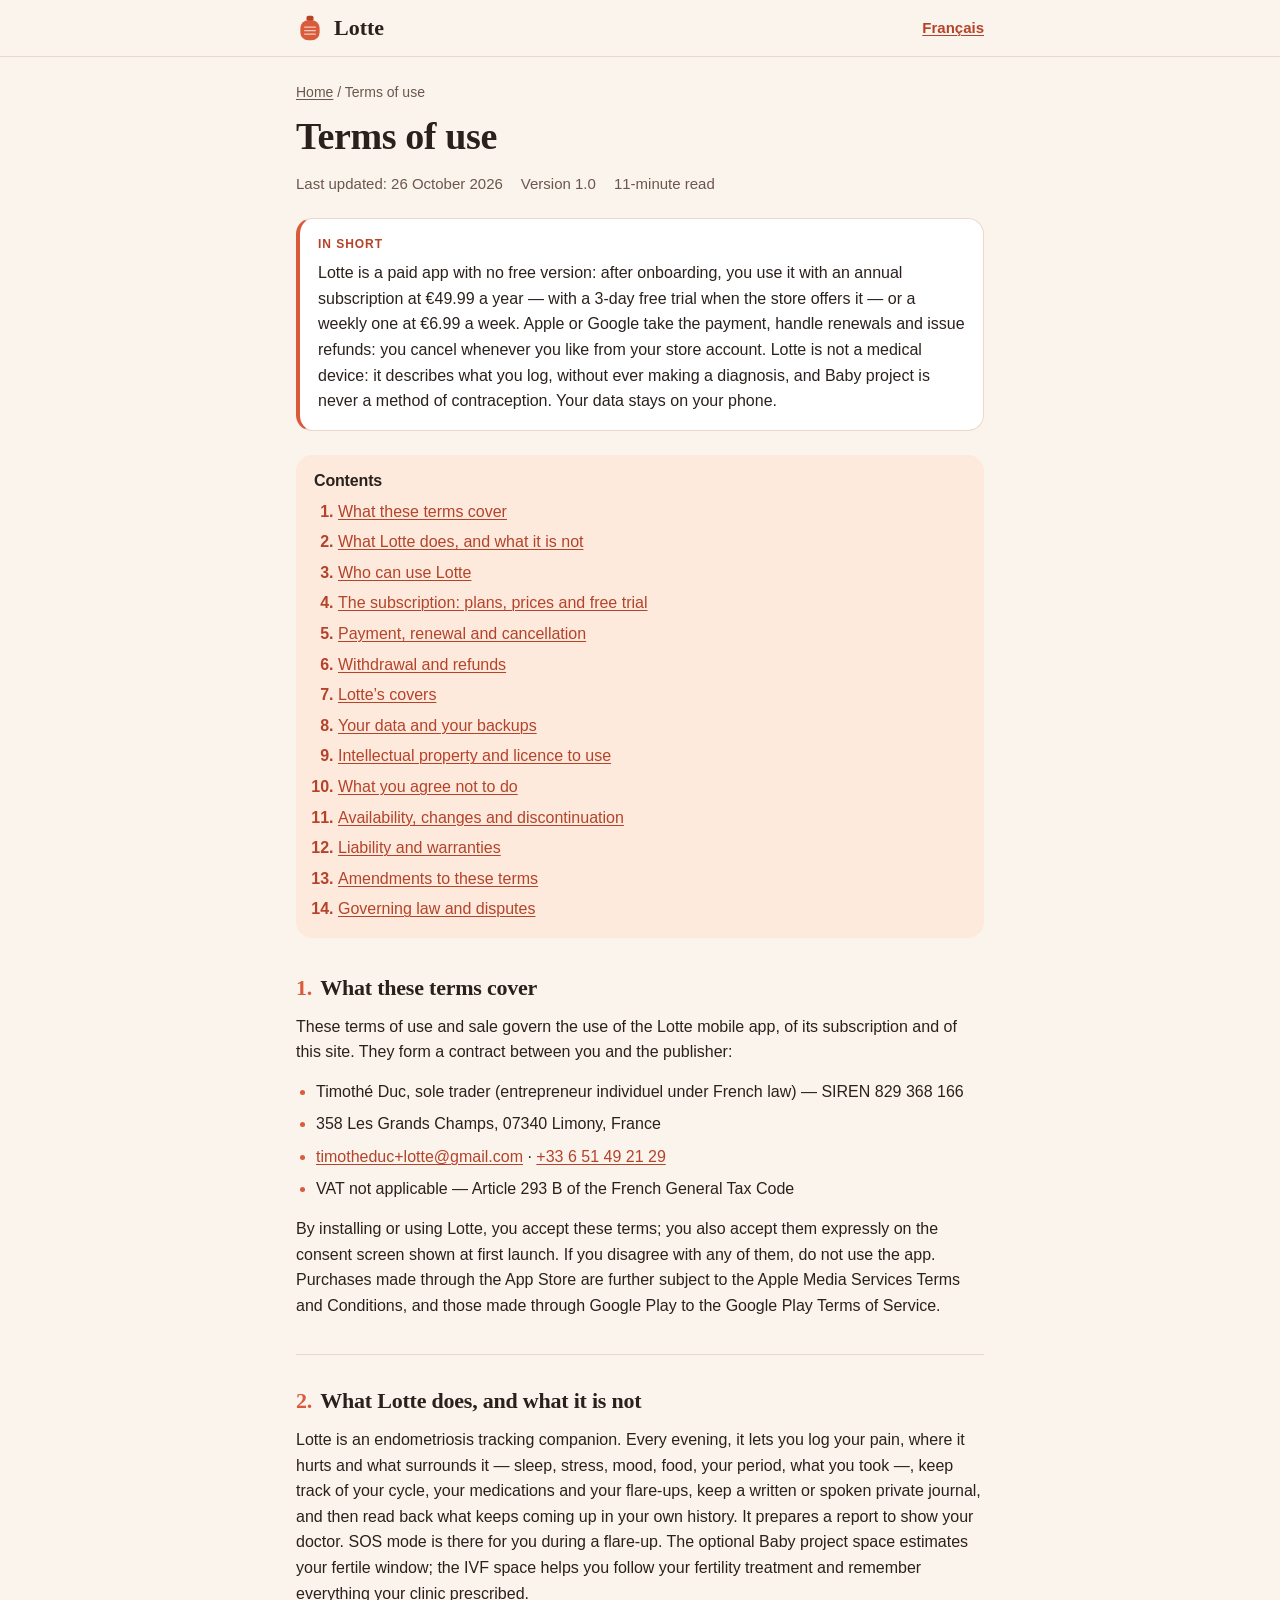
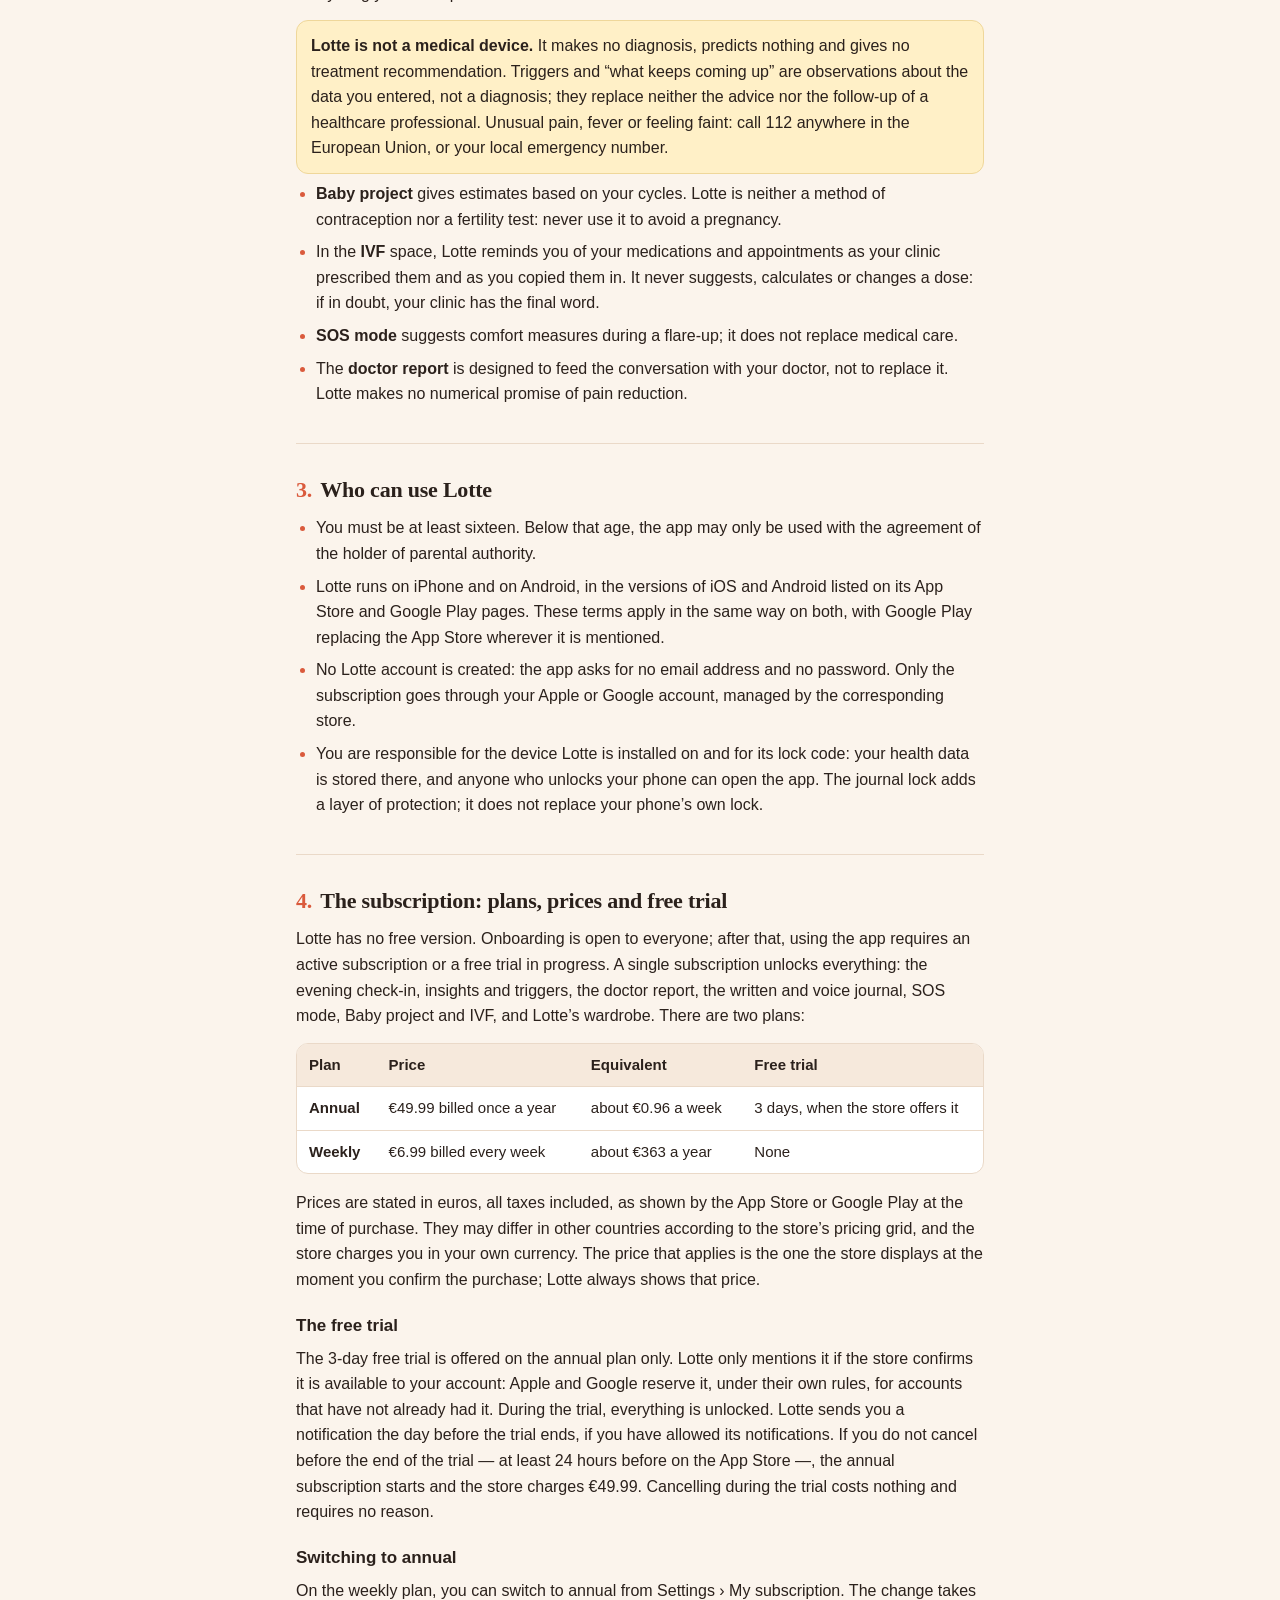
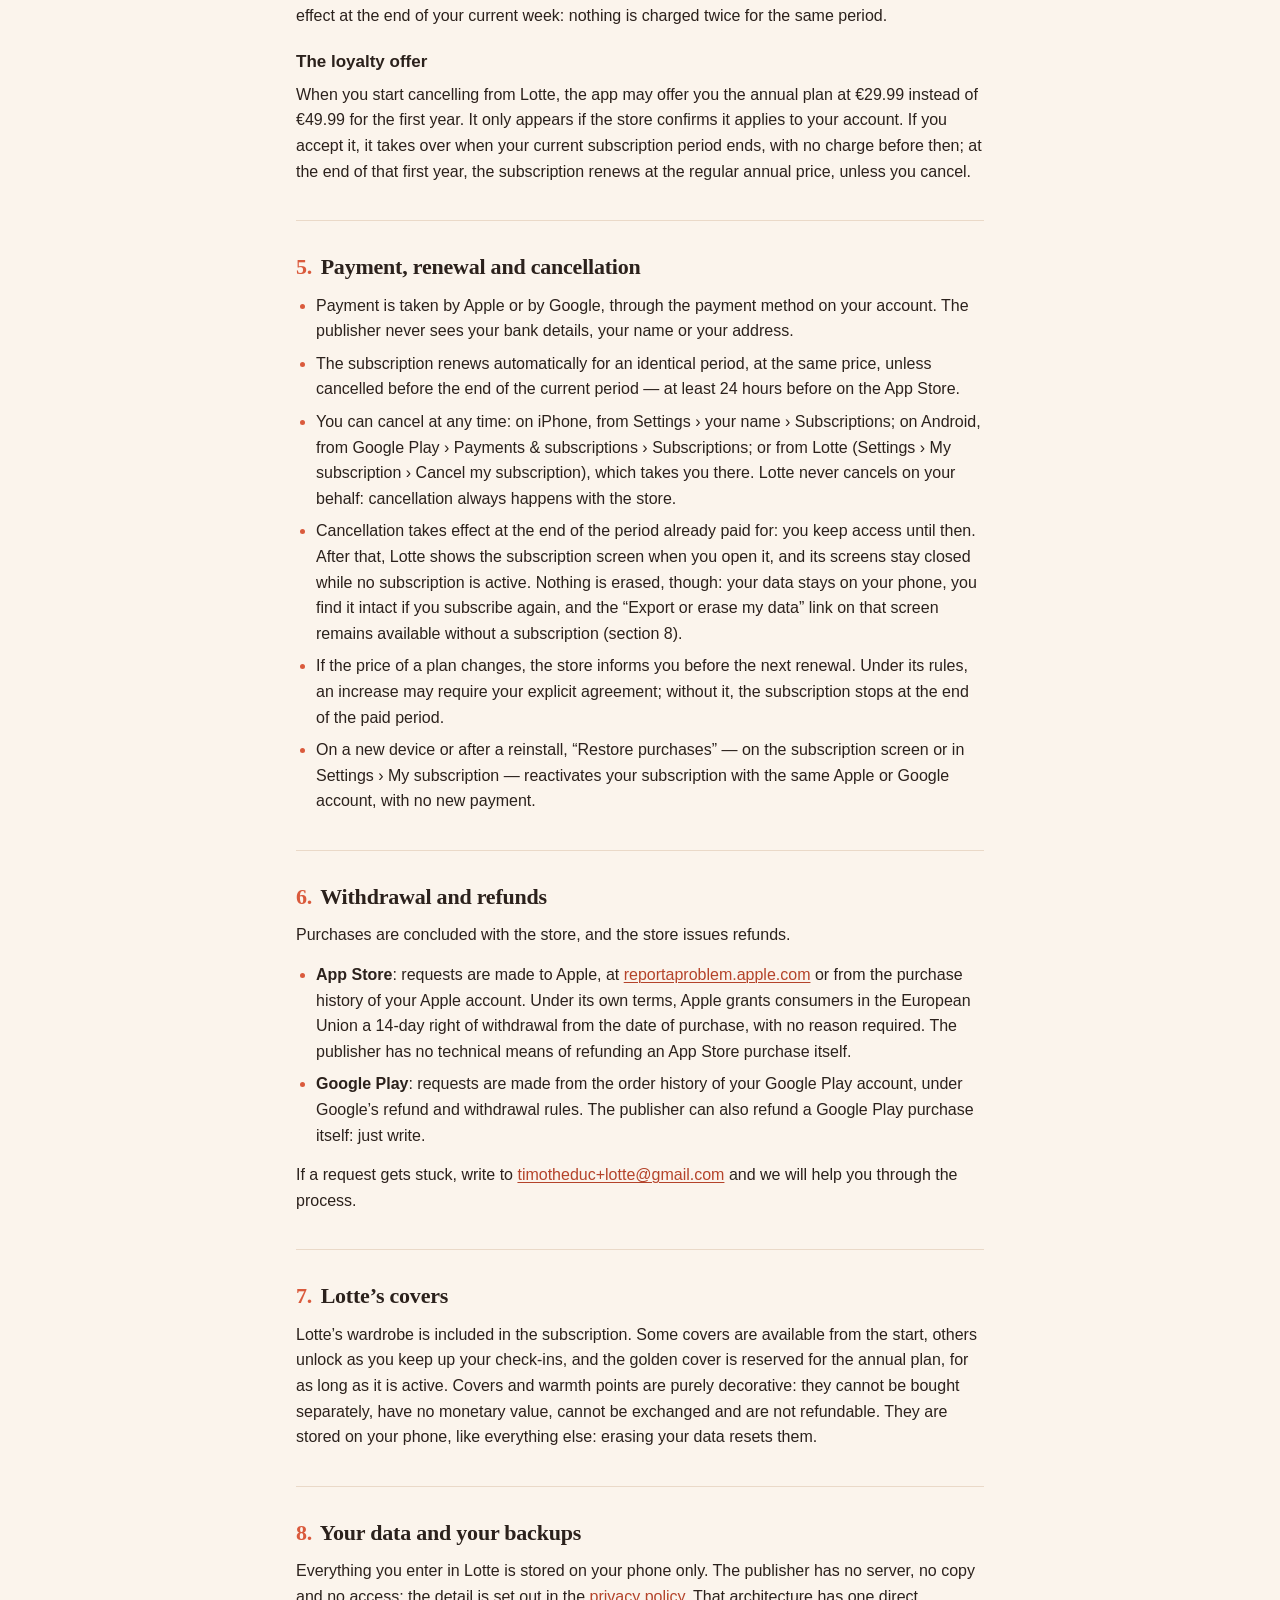
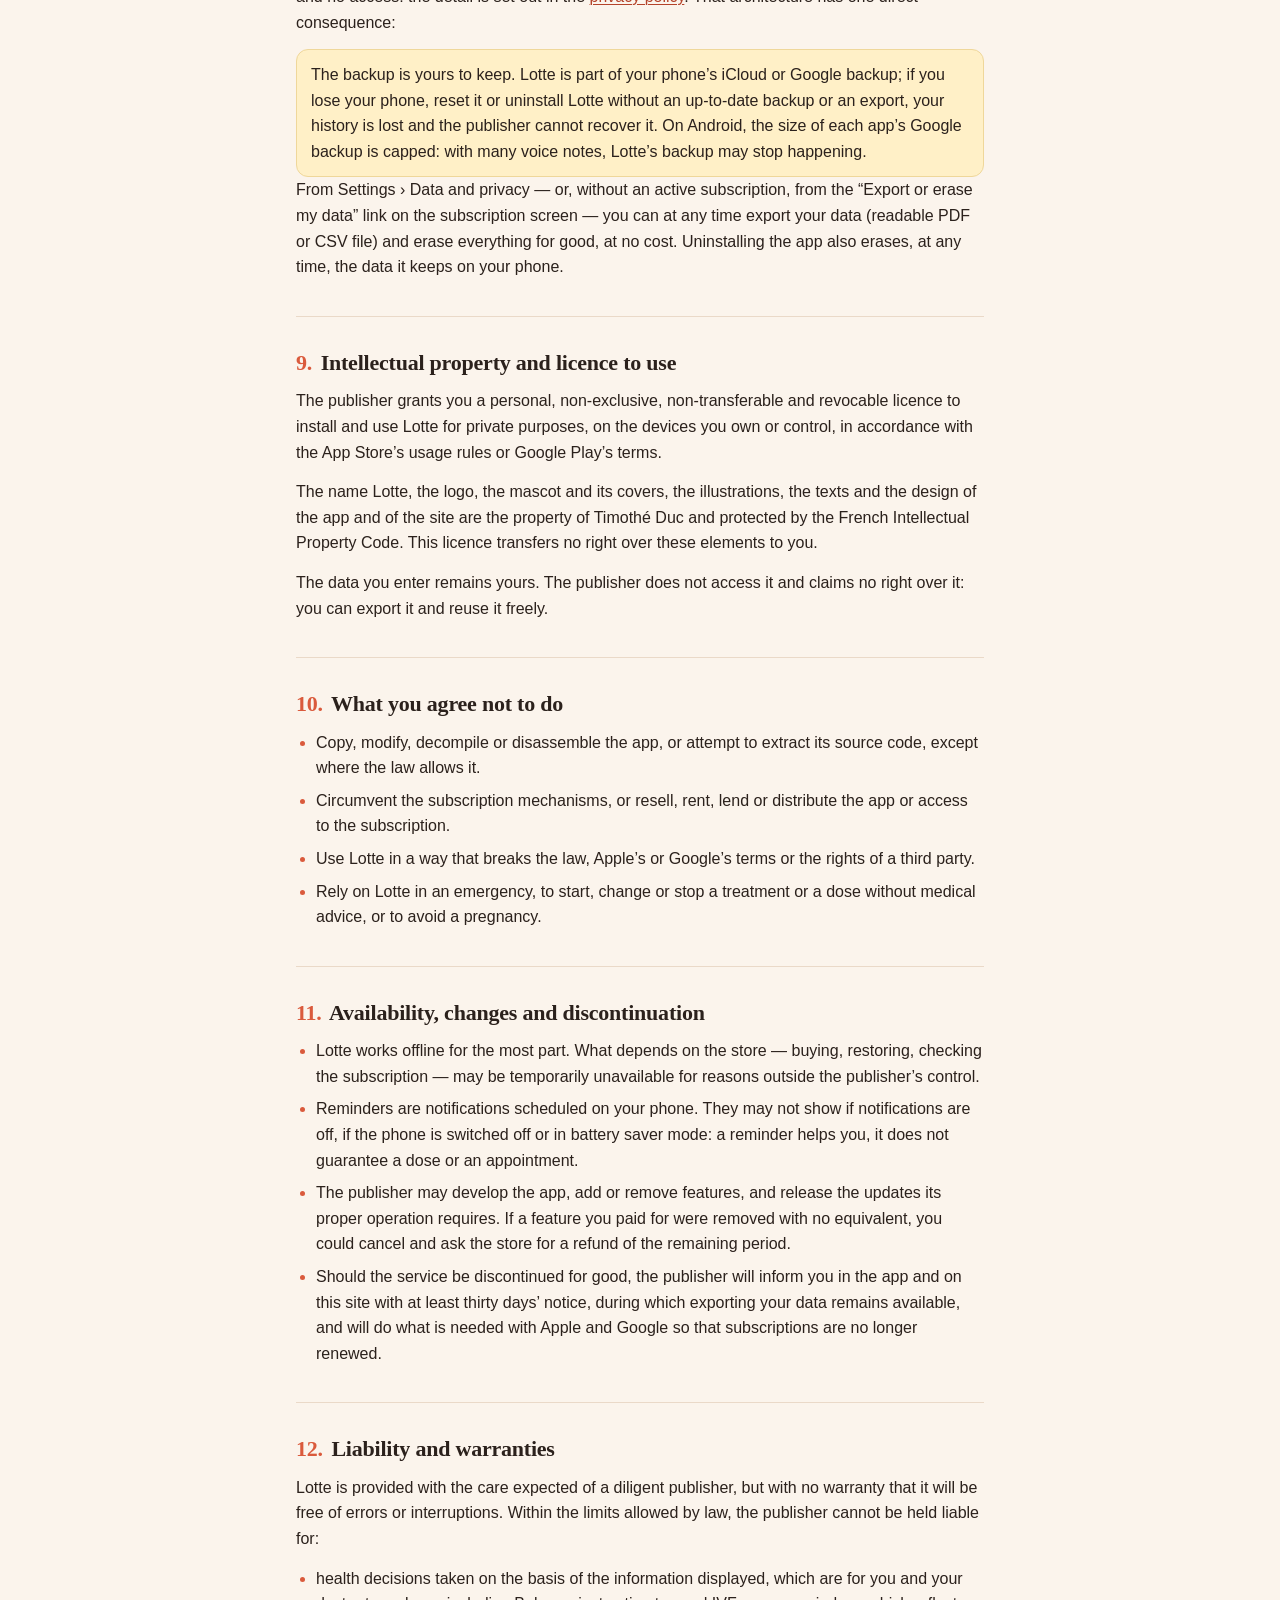
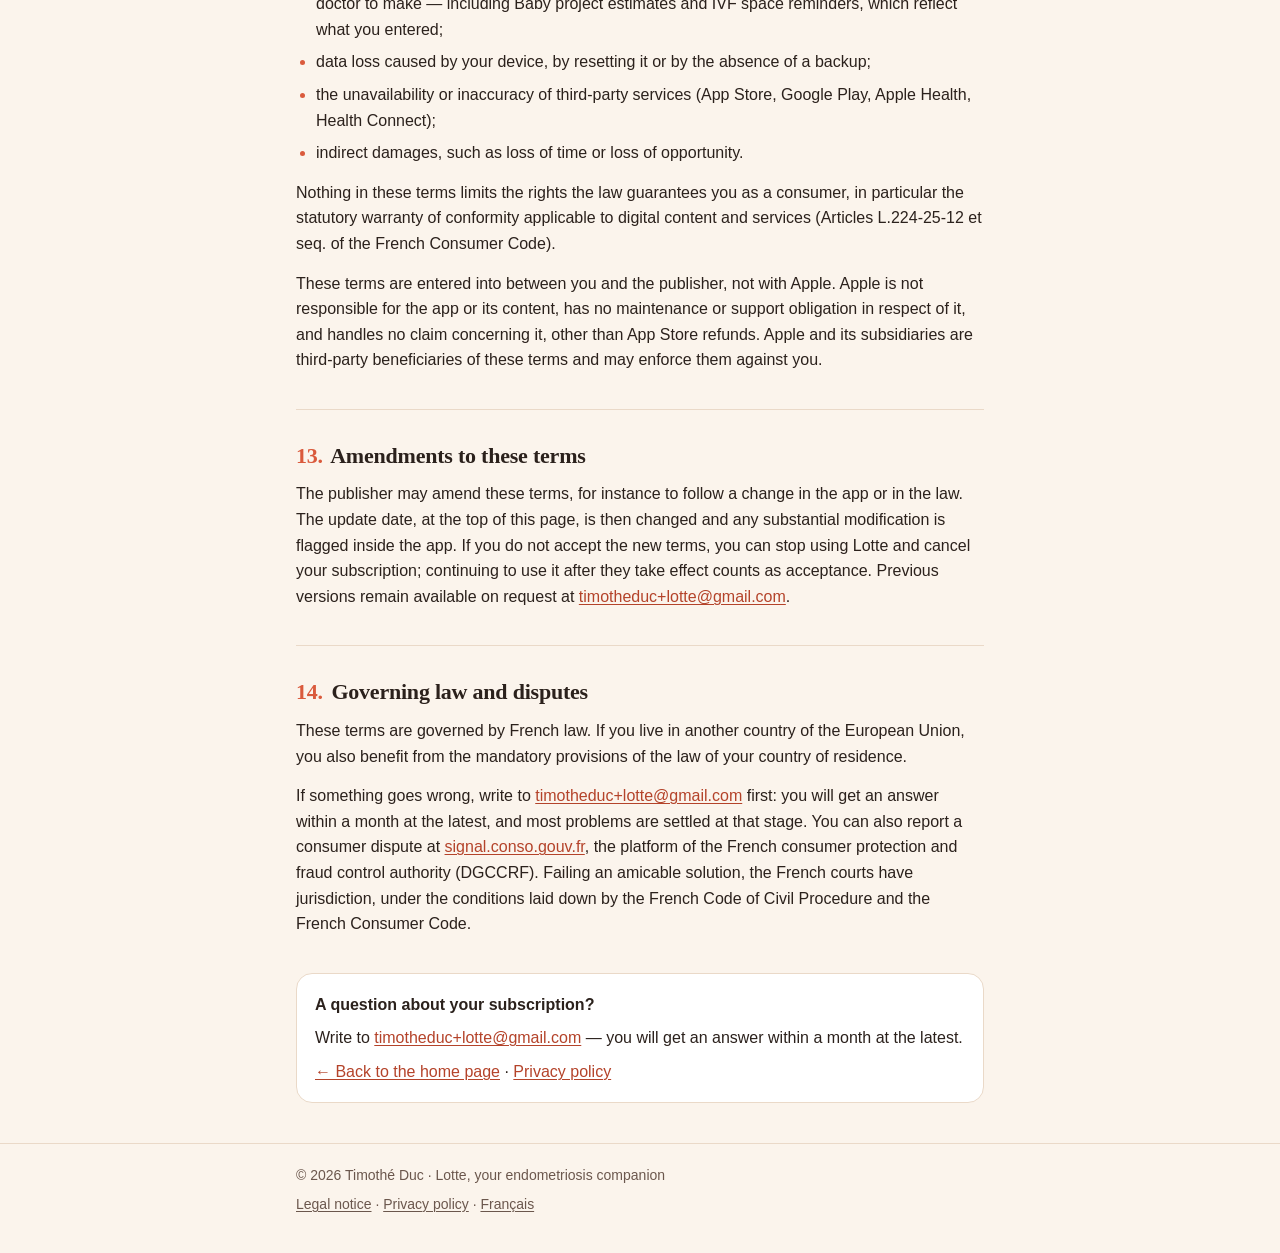
<file: en/terms/index.html>
<!doctype html>
<html lang="en">
<head>
<meta charset="utf-8">
<meta name="viewport" content="width=device-width, initial-scale=1">
<title>Terms of use — Lotte</title>
<meta name="description" content="Terms of use and sale of Lotte, the endometriosis tracking app: subscription, free trial, cancellation, refunds and health safeguards.">
<link rel="canonical" href="https://titou26140.github.io/lotte-site/en/terms/">
<link rel="alternate" hreflang="en" href="https://titou26140.github.io/lotte-site/en/terms/">
<link rel="alternate" hreflang="fr" href="https://titou26140.github.io/lotte-site/fr/conditions/">
<link rel="icon" href="data:image/svg+xml,%3Csvg xmlns=%22http://www.w3.org/2000/svg%22 viewBox=%220 0 32 32%22%3E%3Crect x=%2212%22 y=%222%22 width=%228%22 height=%226%22 rx=%222%22 fill=%22%23B4432A%22/%3E%3Crect x=%225%22 y=%227%22 width=%2222%22 height=%2223%22 rx=%229%22 fill=%22%23DA5A3C%22/%3E%3C/svg%3E">
<link rel="stylesheet" href="../../style.css">
</head>
<body>
<a class="skip" href="#content">Skip to content</a>

<header class="site-head">
  <div class="wrap site-head__bar">
    <a class="brand" href="../../">
      <svg class="brand__mark" width="28" height="28" viewBox="0 0 32 32" aria-hidden="true"><rect x="12" y="2" width="8" height="6" rx="2" fill="#B4432A"/><rect x="5" y="7" width="22" height="23" rx="9" fill="#DA5A3C"/><path d="M10 15h12M10 19h12M10 23h12" stroke="#FBF4EC" stroke-width="1.6" stroke-linecap="round" opacity=".75"/></svg>
      Lotte
    </a>
    <a class="lang-switch" href="../../fr/conditions/" hreflang="fr" lang="fr">Français</a>
  </div>
</header>

<main id="content" class="wrap">
  <nav class="breadcrumb" aria-label="Breadcrumb">
    <a href="../../">Home</a> / <span aria-current="page">Terms of use</span>
  </nav>

  <h1>Terms of use</h1>

  <ul class="doc-meta">
    <li>Last updated: <time datetime="2026-10-26">26 October 2026</time></li>
    <li>Version 1.0</li>
    <li>11-minute read</li>
  </ul>

  <div class="summary">
    <p class="eyebrow">In short</p>
    <p>
      Lotte is a paid app with no free version: after onboarding, you use it with an annual
      subscription at €49.99 a year — with a 3-day free trial when the store offers it — or a
      weekly one at €6.99 a week. Apple or Google take the payment, handle renewals and issue
      refunds: you cancel whenever you like from your store account. Lotte is not a medical
      device: it describes what you log, without ever making a diagnosis, and Baby project is
      never a method of contraception. Your data stays on your phone.
    </p>
  </div>

  <nav class="toc" aria-labelledby="contents">
    <h2 id="contents">Contents</h2>
    <ol>
      <li><a href="#scope">What these terms cover</a></li>
      <li><a href="#service">What Lotte does, and what it is not</a></li>
      <li><a href="#access">Who can use Lotte</a></li>
      <li><a href="#subscription">The subscription: plans, prices and free trial</a></li>
      <li><a href="#payment">Payment, renewal and cancellation</a></li>
      <li><a href="#refunds">Withdrawal and refunds</a></li>
      <li><a href="#covers">Lotte’s covers</a></li>
      <li><a href="#data">Your data and your backups</a></li>
      <li><a href="#licence">Intellectual property and licence to use</a></li>
      <li><a href="#commitments">What you agree not to do</a></li>
      <li><a href="#changes">Availability, changes and discontinuation</a></li>
      <li><a href="#liability">Liability and warranties</a></li>
      <li><a href="#amendments">Amendments to these terms</a></li>
      <li><a href="#disputes">Governing law and disputes</a></li>
    </ol>
  </nav>

  <!-- 1 -->
  <section class="doc-section" id="scope">
    <h2><span class="num">1.</span> What these terms cover</h2>
    <p>
      These terms of use and sale govern the use of the Lotte mobile app, of its subscription
      and of this site. They form a contract between you and the publisher:
    </p>
    <ul class="list">
      <li>
        Timothé Duc, sole trader (entrepreneur individuel under French law) — SIREN 829 368 166
      </li>
      <li>358 Les Grands Champs, 07340 Limony, France</li>
      <li>
        <a href="mailto:timotheduc+lotte@gmail.com">timotheduc+lotte@gmail.com</a> ·
        <a href="tel:+33651492129">+33 6 51 49 21 29</a>
      </li>
      <li>VAT not applicable — Article 293 B of the French General Tax Code</li>
    </ul>
    <p>
      By installing or using Lotte, you accept these terms; you also accept them expressly on
      the consent screen shown at first launch. If you disagree with any of them, do not use
      the app. Purchases made through the App Store are further subject to the Apple Media
      Services Terms and Conditions, and those made through Google Play to the Google Play Terms
      of Service.
    </p>
  </section>

  <!-- 2 -->
  <section class="doc-section" id="service">
    <h2><span class="num">2.</span> What Lotte does, and what it is not</h2>
    <p>
      Lotte is an endometriosis tracking companion. Every evening, it lets you log your pain,
      where it hurts and what surrounds it — sleep, stress, mood, food, your period, what you
      took —, keep track of your cycle, your medications and your flare-ups, keep a written or
      spoken private journal, and then read back what keeps coming up in your own history. It
      prepares a report to show your doctor. SOS mode is there for you during a flare-up. The
      optional Baby project space estimates your fertile window; the IVF space helps you follow
      your fertility treatment and remember everything your clinic prescribed.
    </p>
    <div class="callout">
      <p>
        <strong>Lotte is not a medical device.</strong> It makes no diagnosis, predicts
        nothing and gives no treatment recommendation. Triggers and “what keeps coming up” are
        observations about the data you entered, not a diagnosis; they replace neither the
        advice nor the follow-up of a healthcare professional. Unusual pain, fever or feeling
        faint: call 112 anywhere in the European Union, or your local emergency number.
      </p>
    </div>
    <ul class="list">
      <li>
        <strong>Baby project</strong> gives estimates based on your cycles. Lotte is neither a
        method of contraception nor a fertility test: never use it to avoid a pregnancy.
      </li>
      <li>
        In the <strong>IVF</strong> space, Lotte reminds you of your medications and
        appointments as your clinic prescribed them and as you copied them in. It never
        suggests, calculates or changes a dose: if in doubt, your clinic has the final word.
      </li>
      <li>
        <strong>SOS mode</strong> suggests comfort measures during a flare-up; it does not
        replace medical care.
      </li>
      <li>
        The <strong>doctor report</strong> is designed to feed the conversation with your
        doctor, not to replace it. Lotte makes no numerical promise of pain reduction.
      </li>
    </ul>
  </section>

  <!-- 3 -->
  <section class="doc-section" id="access">
    <h2><span class="num">3.</span> Who can use Lotte</h2>
    <ul class="list">
      <li>
        You must be at least sixteen. Below that age, the app may only be used with the
        agreement of the holder of parental authority.
      </li>
      <li>
        Lotte runs on iPhone and on Android, in the versions of iOS and Android listed on its
        App Store and Google Play pages. These terms apply in the same way on both, with Google
        Play replacing the App Store wherever it is mentioned.
      </li>
      <li>
        No Lotte account is created: the app asks for no email address and no password. Only
        the subscription goes through your Apple or Google account, managed by the
        corresponding store.
      </li>
      <li>
        You are responsible for the device Lotte is installed on and for its lock code: your
        health data is stored there, and anyone who unlocks your phone can open the app. The
        journal lock adds a layer of protection; it does not replace your phone’s own lock.
      </li>
    </ul>
  </section>

  <!-- 4 -->
  <section class="doc-section" id="subscription">
    <h2><span class="num">4.</span> The subscription: plans, prices and free trial</h2>
    <p>
      Lotte has no free version. Onboarding is open to everyone; after that, using the app
      requires an active subscription or a free trial in progress. A single subscription unlocks
      everything: the evening check-in, insights and triggers, the doctor report, the written
      and voice journal, SOS mode, Baby project and IVF, and Lotte’s wardrobe. There are two
      plans:
    </p>
    <div class="table-scroll">
      <table class="wide">
        <thead>
          <tr>
            <th scope="col">Plan</th>
            <th scope="col">Price</th>
            <th scope="col">Equivalent</th>
            <th scope="col">Free trial</th>
          </tr>
        </thead>
        <tbody>
          <tr>
            <td>Annual</td>
            <td>€49.99 billed once a year</td>
            <td>about €0.96 a week</td>
            <td>3 days, when the store offers it</td>
          </tr>
          <tr>
            <td>Weekly</td>
            <td>€6.99 billed every week</td>
            <td>about €363 a year</td>
            <td>None</td>
          </tr>
        </tbody>
      </table>
    </div>
    <p>
      Prices are stated in euros, all taxes included, as shown by the App Store or Google Play
      at the time of purchase. They may differ in other countries according to the store’s
      pricing grid, and the store charges you in your own currency. The price that applies is
      the one the store displays at the moment you confirm the purchase; Lotte always shows that
      price.
    </p>
    <h3>The free trial</h3>
    <p>
      The 3-day free trial is offered on the annual plan only. Lotte only mentions it if the
      store confirms it is available to your account: Apple and Google reserve it, under their
      own rules, for accounts that have not already had it. During the trial, everything is
      unlocked. Lotte sends you a notification the day before the trial ends, if you have
      allowed its notifications. If you do not cancel before the end of the trial — at least
      24 hours before on the App Store —, the annual subscription starts and the store charges
      €49.99. Cancelling during the trial costs nothing and requires no reason.
    </p>
    <h3>Switching to annual</h3>
    <p>
      On the weekly plan, you can switch to annual from Settings › My subscription. The change
      takes effect at the end of your current week: nothing is charged twice for the same
      period.
    </p>
    <h3>The loyalty offer</h3>
    <p>
      When you start cancelling from Lotte, the app may offer you the annual plan at €29.99
      instead of €49.99 for the first year. It only appears if the store confirms it applies to
      your account. If you accept it, it takes over when your current subscription period ends,
      with no charge before then; at the end of that first year, the subscription renews at the
      regular annual price, unless you cancel.
    </p>
  </section>

  <!-- 5 -->
  <section class="doc-section" id="payment">
    <h2><span class="num">5.</span> Payment, renewal and cancellation</h2>
    <ul class="list">
      <li>
        Payment is taken by Apple or by Google, through the payment method on your account. The
        publisher never sees your bank details, your name or your address.
      </li>
      <li>
        The subscription renews automatically for an identical period, at the same price,
        unless cancelled before the end of the current period — at least 24 hours before on
        the App Store.
      </li>
      <li>
        You can cancel at any time: on iPhone, from Settings › your name › Subscriptions; on
        Android, from Google Play › Payments &amp; subscriptions › Subscriptions; or from Lotte
        (Settings › My subscription › Cancel my subscription), which takes you there. Lotte
        never cancels on your behalf: cancellation always happens with the store.
      </li>
      <li>
        Cancellation takes effect at the end of the period already paid for: you keep access
        until then. After that, Lotte shows the subscription screen when you open it, and its
        screens stay closed while no subscription is active. Nothing is erased, though: your
        data stays on your phone, you find it intact if you subscribe again, and the “Export or
        erase my data” link on that screen remains available without a subscription
        (section 8).
      </li>
      <li>
        If the price of a plan changes, the store informs you before the next renewal. Under
        its rules, an increase may require your explicit agreement; without it, the
        subscription stops at the end of the paid period.
      </li>
      <li>
        On a new device or after a reinstall, “Restore purchases” — on the subscription screen
        or in Settings › My subscription — reactivates your subscription with the same Apple or
        Google account, with no new payment.
      </li>
    </ul>
  </section>

  <!-- 6 -->
  <section class="doc-section" id="refunds">
    <h2><span class="num">6.</span> Withdrawal and refunds</h2>
    <p>Purchases are concluded with the store, and the store issues refunds.</p>
    <ul class="list">
      <li>
        <strong>App Store</strong>: requests are made to Apple, at
        <a href="https://reportaproblem.apple.com" rel="noopener">reportaproblem.apple.com</a>
        or from the purchase history of your Apple account. Under its own terms, Apple grants
        consumers in the European Union a 14-day right of withdrawal from the date of
        purchase, with no reason required. The publisher has no technical means of refunding an
        App Store purchase itself.
      </li>
      <li>
        <strong>Google Play</strong>: requests are made from the order history of your Google
        Play account, under Google’s refund and withdrawal rules. The publisher can also refund
        a Google Play purchase itself: just write.
      </li>
    </ul>
    <p>
      If a request gets stuck, write to
      <a href="mailto:timotheduc+lotte@gmail.com">timotheduc+lotte@gmail.com</a> and we will
      help you through the process.
    </p>
  </section>

  <!-- 7 -->
  <section class="doc-section" id="covers">
    <h2><span class="num">7.</span> Lotte’s covers</h2>
    <p>
      Lotte’s wardrobe is included in the subscription. Some covers are available from the
      start, others unlock as you keep up your check-ins, and the golden cover is reserved for
      the annual plan, for as long as it is active. Covers and warmth points are purely
      decorative: they cannot be bought separately, have no monetary value, cannot be exchanged
      and are not refundable. They are stored on your phone, like everything else: erasing your
      data resets them.
    </p>
  </section>

  <!-- 8 -->
  <section class="doc-section" id="data">
    <h2><span class="num">8.</span> Your data and your backups</h2>
    <p>
      Everything you enter in Lotte is stored on your phone only. The publisher has no server,
      no copy and no access: the detail is set out in the
      <a href="../privacy/">privacy policy</a>. That architecture has one direct consequence:
    </p>
    <div class="callout">
      <p>
        The backup is yours to keep. Lotte is part of your phone’s iCloud or Google backup; if
        you lose your phone, reset it or uninstall Lotte without an up-to-date backup or an
        export, your history is lost and the publisher cannot recover it. On Android, the size
        of each app’s Google backup is capped: with many voice notes, Lotte’s backup may stop
        happening.
      </p>
    </div>
    <p>
      From Settings › Data and privacy — or, without an active subscription, from the “Export
      or erase my data” link on the subscription screen — you can at any time export your data
      (readable PDF or CSV file) and erase everything for good, at no cost. Uninstalling the app also erases, at any time, the data it keeps on your phone.
    </p>
  </section>

  <!-- 9 -->
  <section class="doc-section" id="licence">
    <h2><span class="num">9.</span> Intellectual property and licence to use</h2>
    <p>
      The publisher grants you a personal, non-exclusive, non-transferable and revocable
      licence to install and use Lotte for private purposes, on the devices you own or control,
      in accordance with the App Store’s usage rules or Google Play’s terms.
    </p>
    <p>
      The name Lotte, the logo, the mascot and its covers, the illustrations, the texts and
      the design of the app and of the site are the property of Timothé Duc and protected by
      the French Intellectual Property Code. This licence transfers no right over these
      elements to you.
    </p>
    <p>
      The data you enter remains yours. The publisher does not access it and claims no right
      over it: you can export it and reuse it freely.
    </p>
  </section>

  <!-- 10 -->
  <section class="doc-section" id="commitments">
    <h2><span class="num">10.</span> What you agree not to do</h2>
    <ul class="list">
      <li>
        Copy, modify, decompile or disassemble the app, or attempt to extract its source code,
        except where the law allows it.
      </li>
      <li>
        Circumvent the subscription mechanisms, or resell, rent, lend or distribute the app or
        access to the subscription.
      </li>
      <li>
        Use Lotte in a way that breaks the law, Apple’s or Google’s terms or the rights of a
        third party.
      </li>
      <li>
        Rely on Lotte in an emergency, to start, change or stop a treatment or a dose without
        medical advice, or to avoid a pregnancy.
      </li>
    </ul>
  </section>

  <!-- 11 -->
  <section class="doc-section" id="changes">
    <h2><span class="num">11.</span> Availability, changes and discontinuation</h2>
    <ul class="list">
      <li>
        Lotte works offline for the most part. What depends on the store — buying, restoring,
        checking the subscription — may be temporarily unavailable for reasons outside the
        publisher’s control.
      </li>
      <li>
        Reminders are notifications scheduled on your phone. They may not show if
        notifications are off, if the phone is switched off or in battery saver mode: a
        reminder helps you, it does not guarantee a dose or an appointment.
      </li>
      <li>
        The publisher may develop the app, add or remove features, and release the updates its
        proper operation requires. If a feature you paid for were removed with no equivalent,
        you could cancel and ask the store for a refund of the remaining period.
      </li>
      <li>
        Should the service be discontinued for good, the publisher will inform you in the app
        and on this site with at least thirty days’ notice, during which exporting your data
        remains available, and will do what is needed with Apple and Google so that
        subscriptions are no longer renewed.
      </li>
    </ul>
  </section>

  <!-- 12 -->
  <section class="doc-section" id="liability">
    <h2><span class="num">12.</span> Liability and warranties</h2>
    <p>
      Lotte is provided with the care expected of a diligent publisher, but with no warranty
      that it will be free of errors or interruptions. Within the limits allowed by law, the
      publisher cannot be held liable for:
    </p>
    <ul class="list">
      <li>
        health decisions taken on the basis of the information displayed, which are for you
        and your doctor to make — including Baby project estimates and IVF space reminders,
        which reflect what you entered;
      </li>
      <li>data loss caused by your device, by resetting it or by the absence of a backup;</li>
      <li>
        the unavailability or inaccuracy of third-party services (App Store, Google Play, Apple
        Health, Health Connect);
      </li>
      <li>indirect damages, such as loss of time or loss of opportunity.</li>
    </ul>
    <p>
      Nothing in these terms limits the rights the law guarantees you as a consumer, in
      particular the statutory warranty of conformity applicable to digital content and
      services (Articles L.224-25-12 et seq. of the French Consumer Code).
    </p>
    <p>
      These terms are entered into between you and the publisher, not with Apple. Apple is not
      responsible for the app or its content, has no maintenance or support obligation in
      respect of it, and handles no claim concerning it, other than App Store refunds. Apple and
      its subsidiaries are third-party beneficiaries of these terms and may enforce them
      against you.
    </p>
  </section>

  <!-- 13 -->
  <section class="doc-section" id="amendments">
    <h2><span class="num">13.</span> Amendments to these terms</h2>
    <p>
      The publisher may amend these terms, for instance to follow a change in the app or in
      the law. The update date, at the top of this page, is then changed and any substantial
      modification is flagged inside the app. If you do not accept the new terms, you can stop
      using Lotte and cancel your subscription; continuing to use it after they take effect
      counts as acceptance. Previous versions remain available on request at
      <a href="mailto:timotheduc+lotte@gmail.com">timotheduc+lotte@gmail.com</a>.
    </p>
  </section>

  <!-- 14 -->
  <section class="doc-section" id="disputes">
    <h2><span class="num">14.</span> Governing law and disputes</h2>
    <p>
      These terms are governed by French law. If you live in another country of the European
      Union, you also benefit from the mandatory provisions of the law of your country of
      residence.
    </p>
    <p>
      If something goes wrong, write to
      <a href="mailto:timotheduc+lotte@gmail.com">timotheduc+lotte@gmail.com</a> first: you
      will get an answer within a month at the latest, and most problems are settled at that
      stage. You can also report a consumer dispute at
      <a href="https://signal.conso.gouv.fr" rel="noopener">signal.conso.gouv.fr</a>, the
      platform of the French consumer protection and fraud control authority (DGCCRF).
      Failing an amicable solution, the French courts have jurisdiction, under the conditions
      laid down by the French Code of Civil Procedure and the French Consumer Code.
    </p>
    <!--
      Consumer mediator (Article L.612-1 of the French Consumer Code): as with Nagi, none is
      designated yet. If the publisher appoints one, add their name, website and address here,
      and in section 14 of fr/conditions/index.html.
    -->
  </section>

  <div class="doc-back">
    <p class="doc-back__title">A question about your subscription?</p>
    <p>
      Write to <a href="mailto:timotheduc+lotte@gmail.com">timotheduc+lotte@gmail.com</a> —
      you will get an answer within a month at the latest.
    </p>
    <p><a href="../../">← Back to the home page</a> · <a href="../privacy/">Privacy policy</a></p>
  </div>
</main>

<footer class="site-foot">
  <div class="wrap">
    <p>© 2026 Timothé Duc · Lotte, your endometriosis companion</p>
    <p>
      <a href="../../#legal-notice">Legal notice</a> ·
      <a href="../privacy/">Privacy policy</a> ·
      <a href="../../fr/conditions/" hreflang="fr" lang="fr">Français</a>
    </p>
  </div>
</footer>
</body>
</html>
</file>
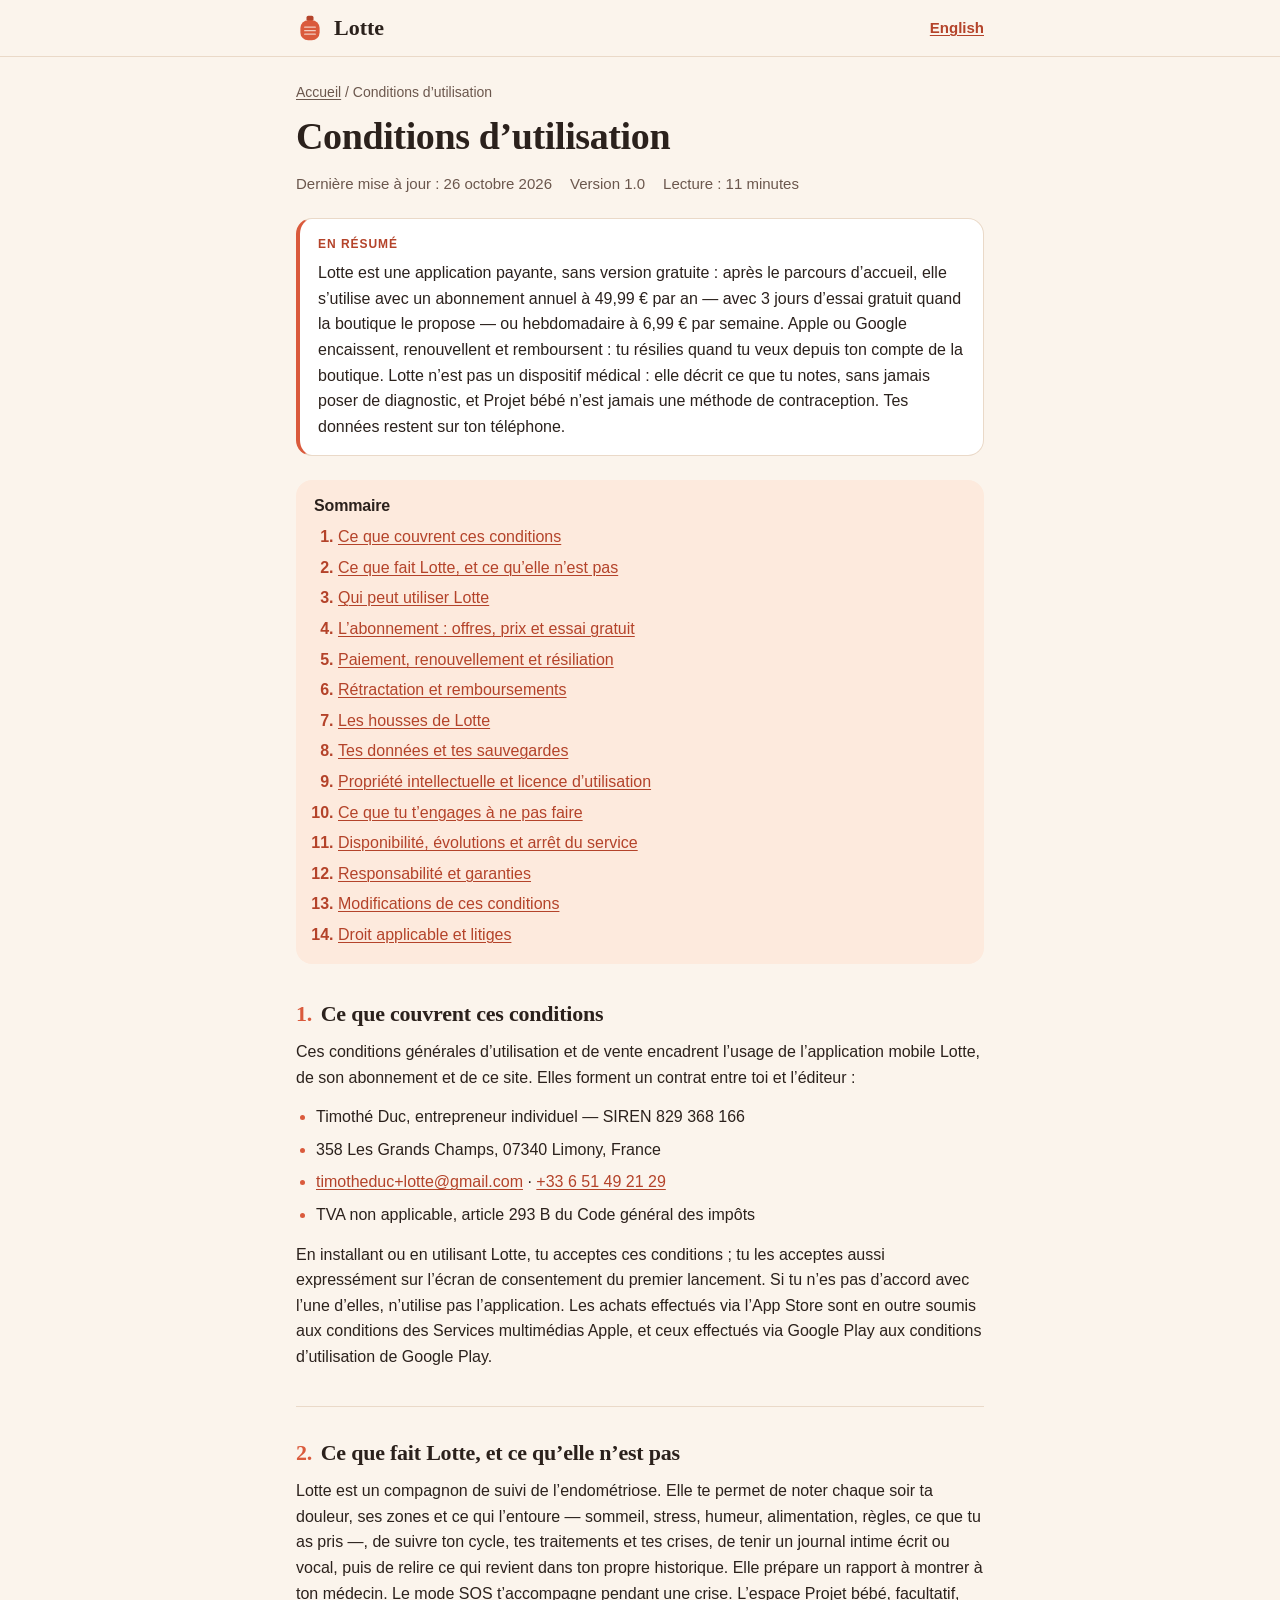
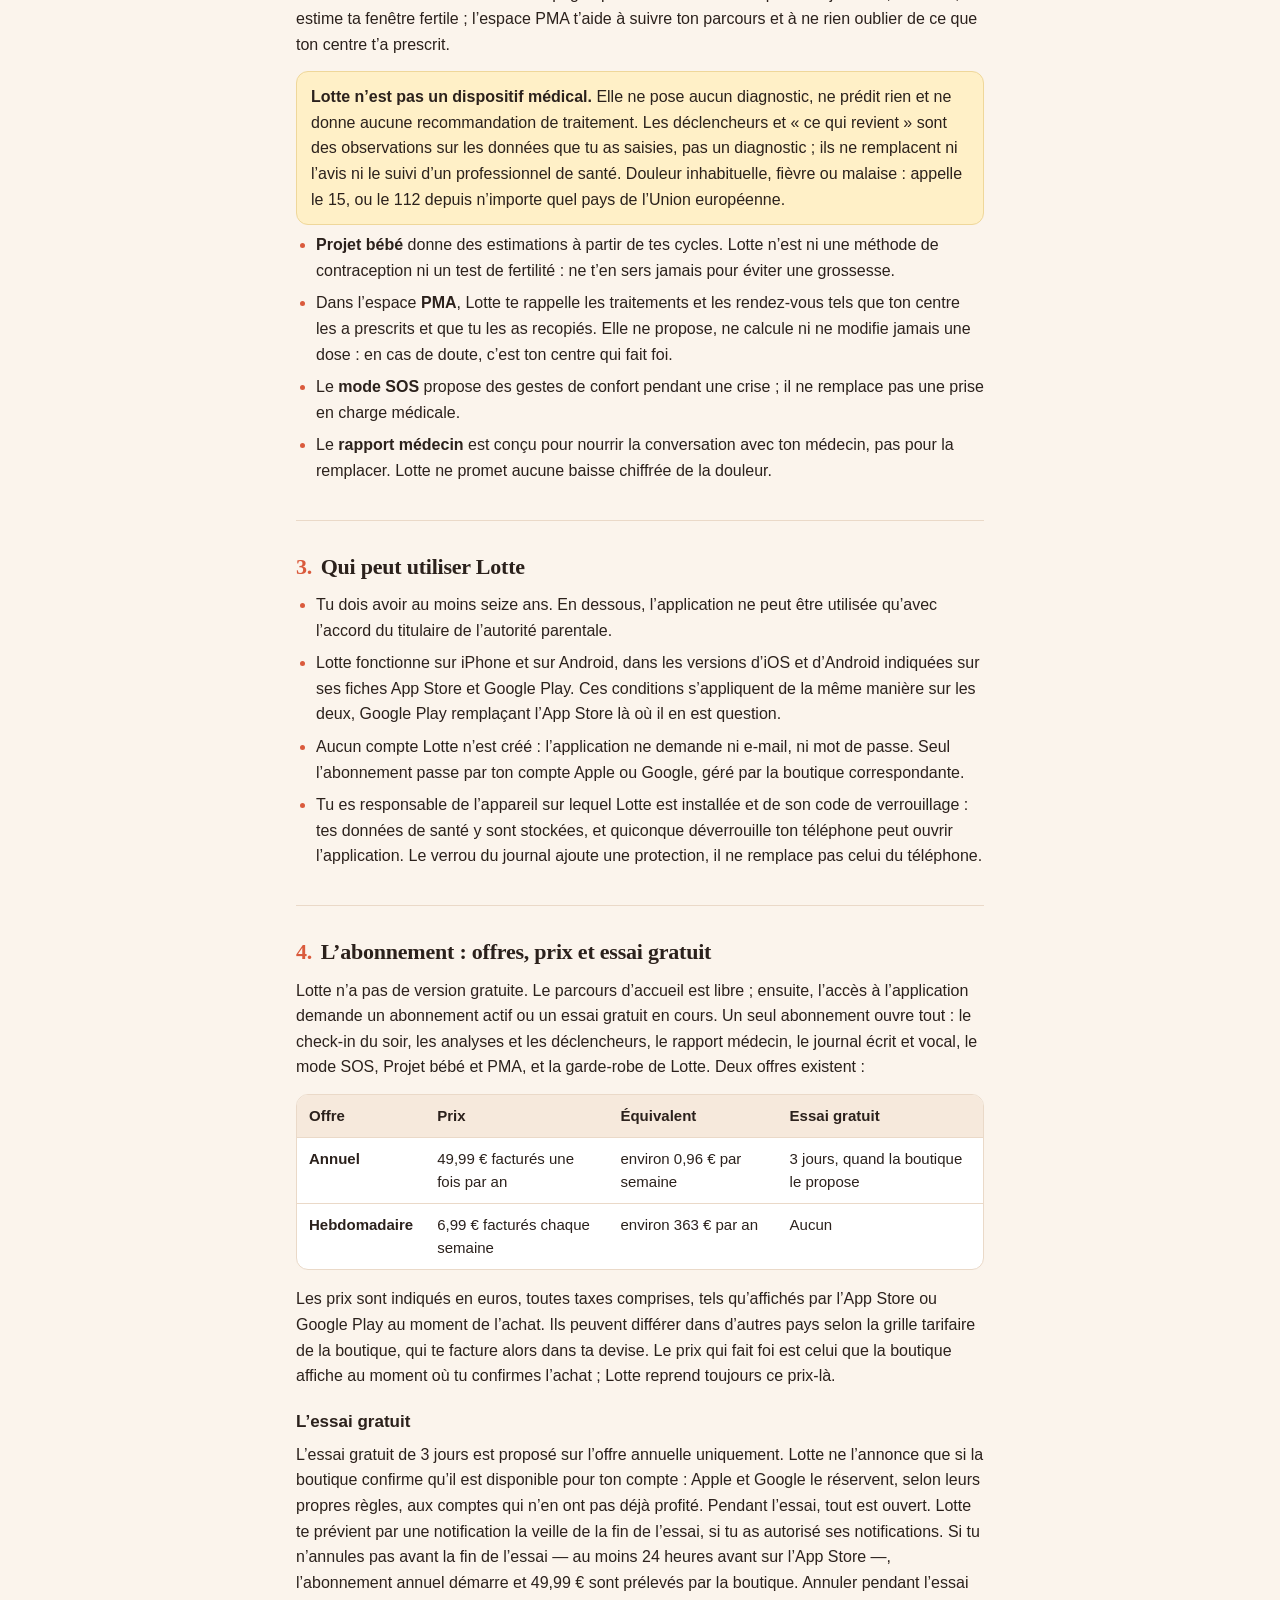
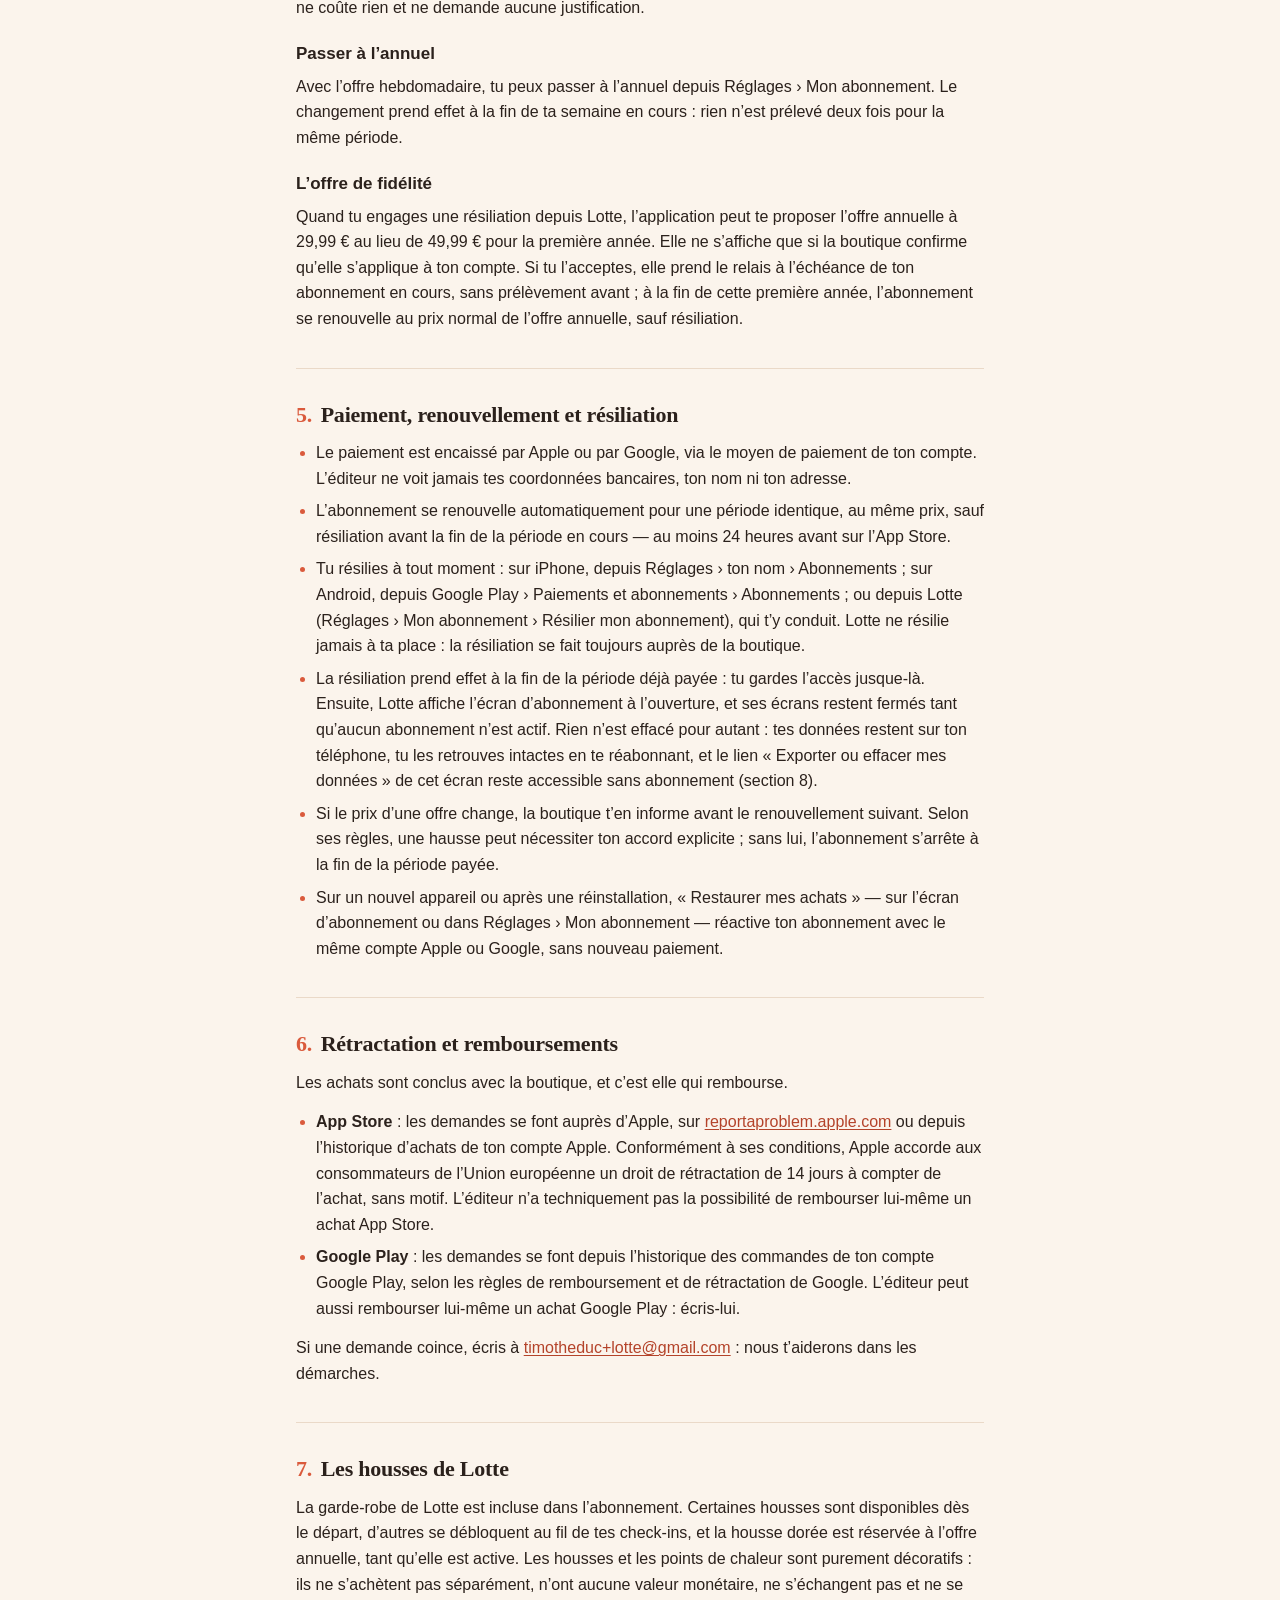
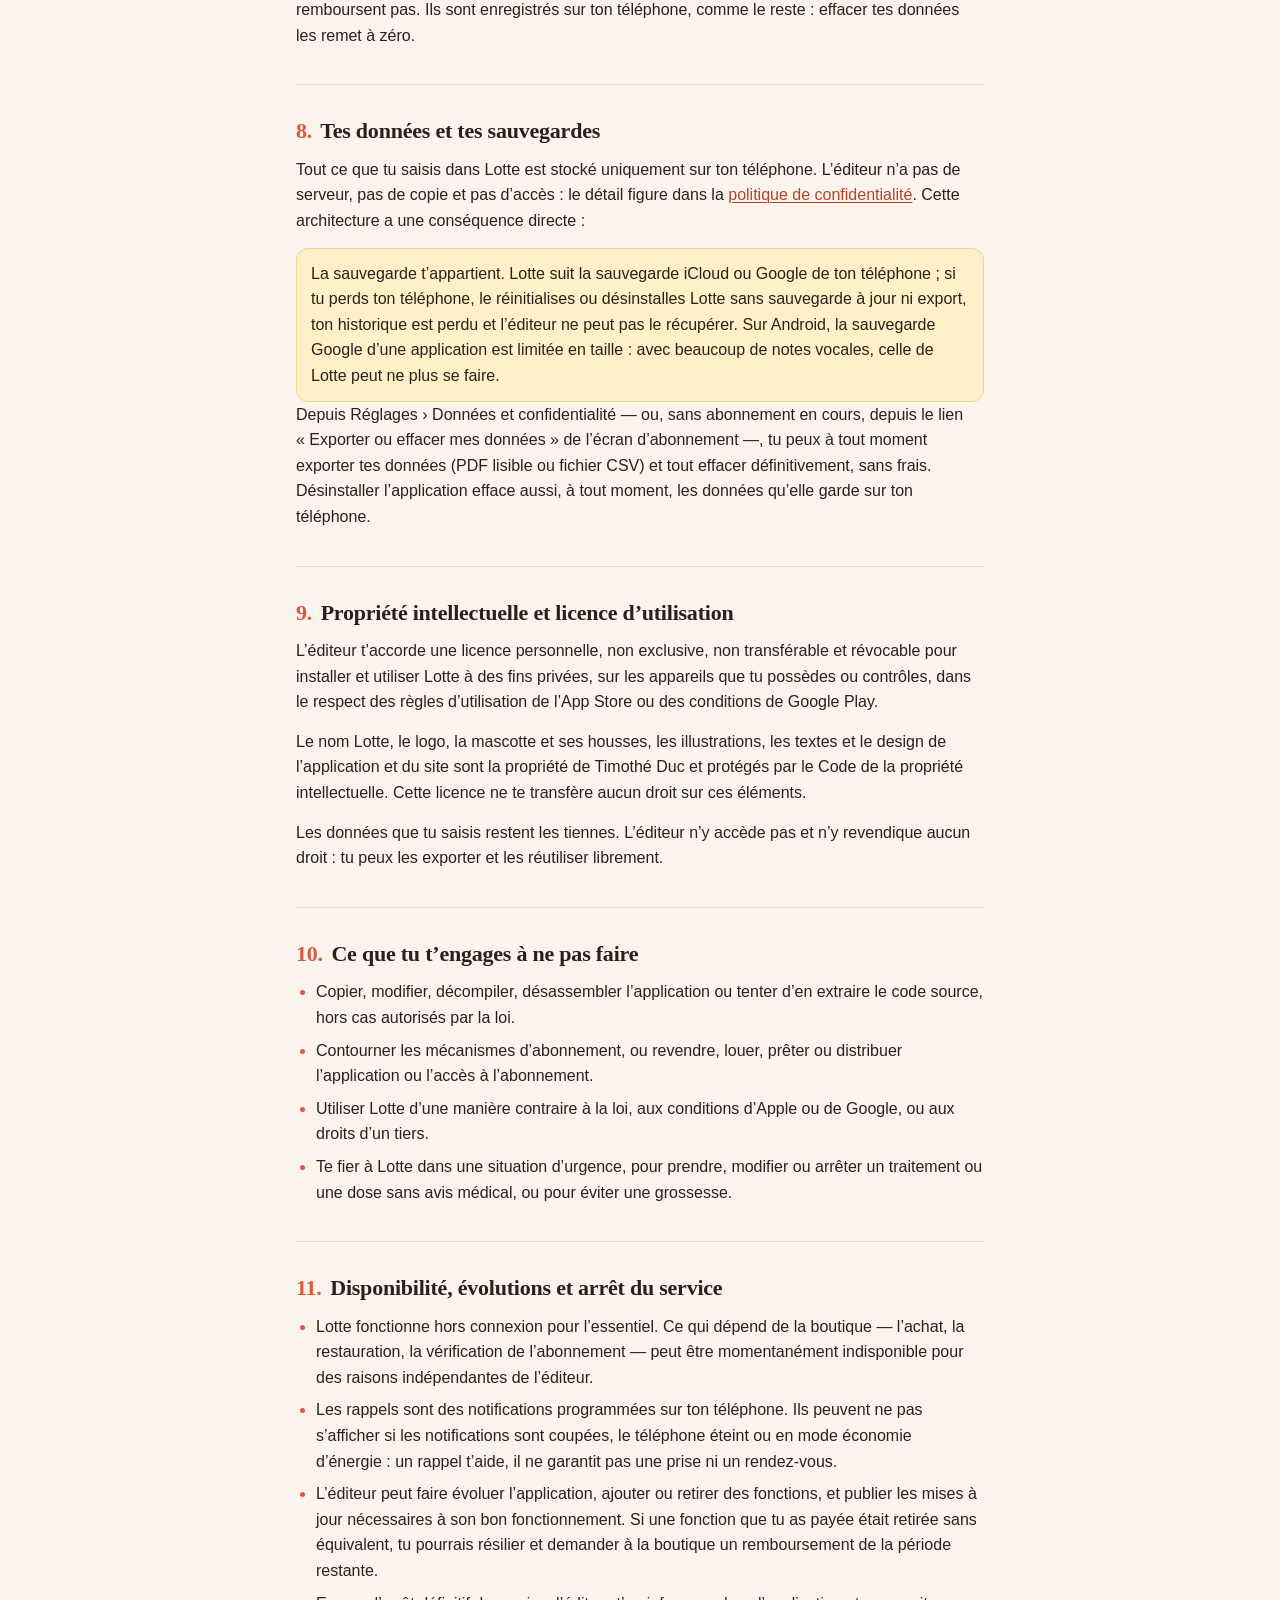
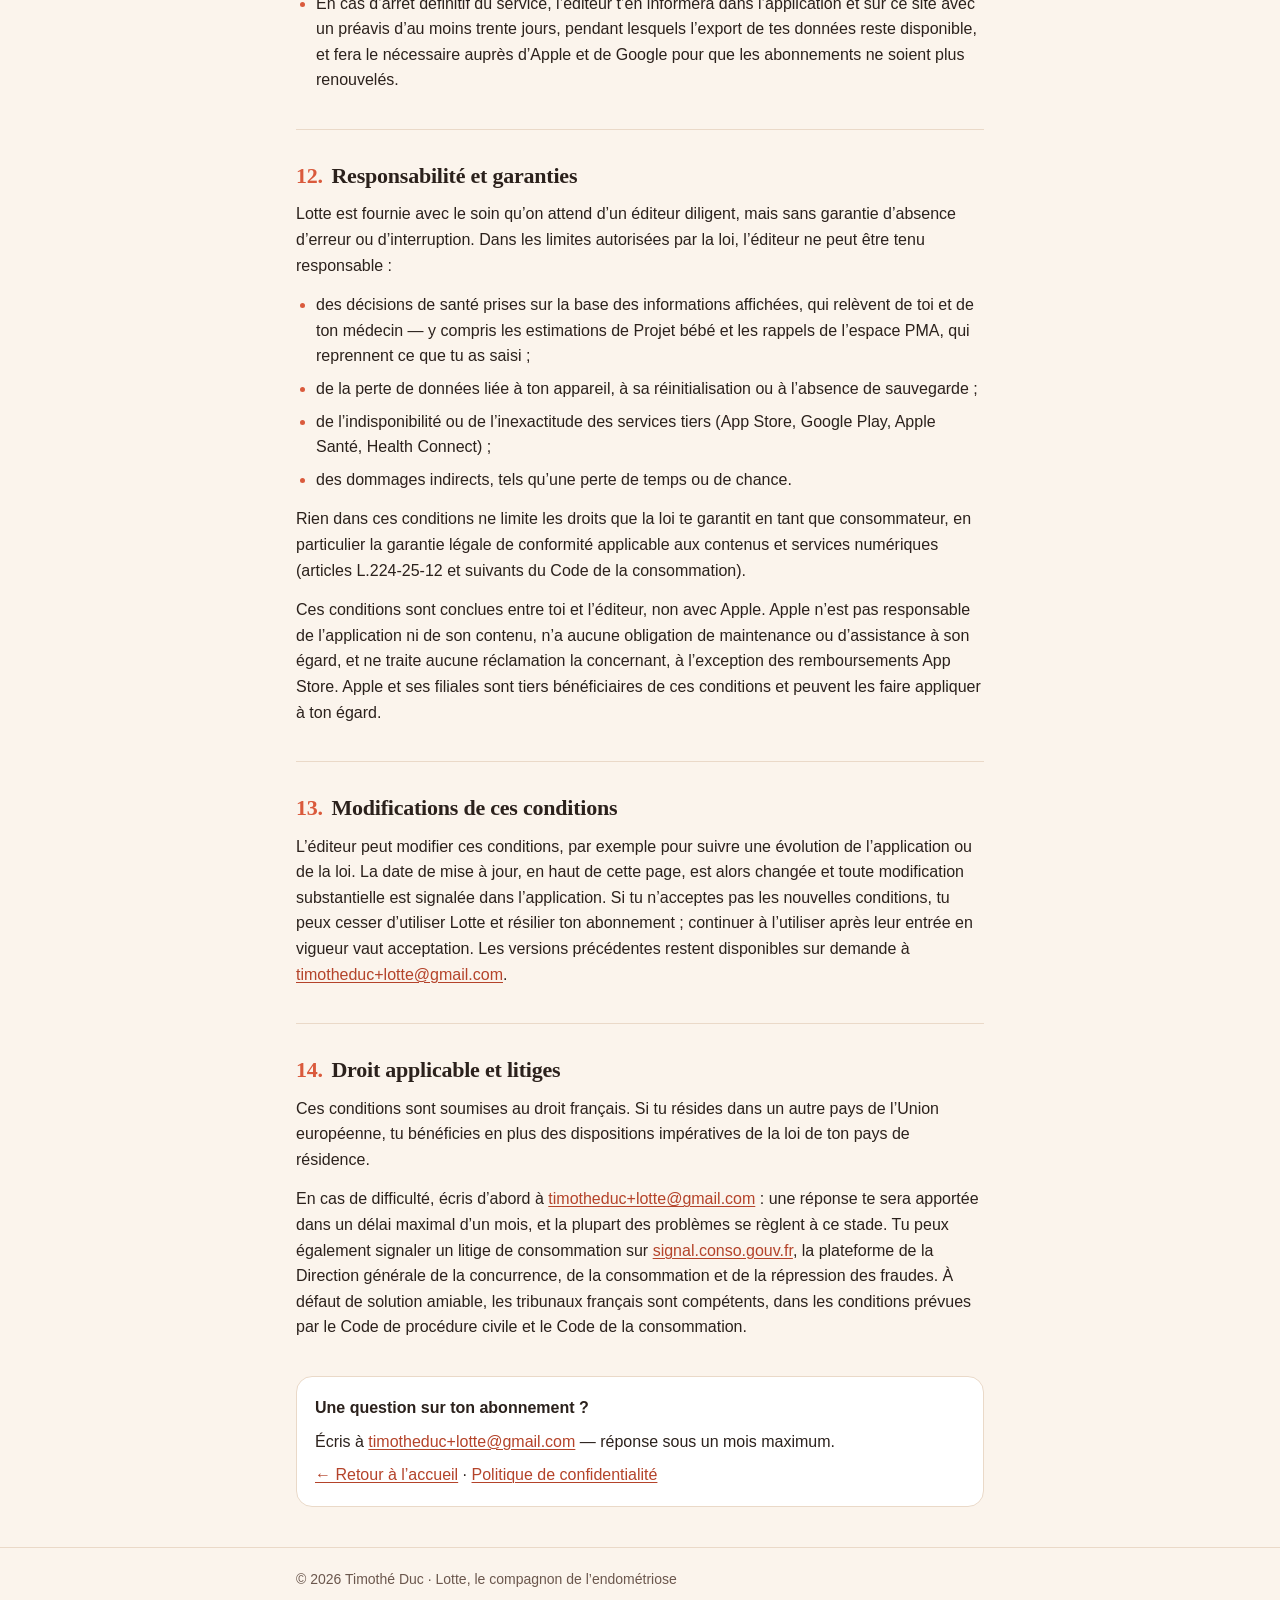
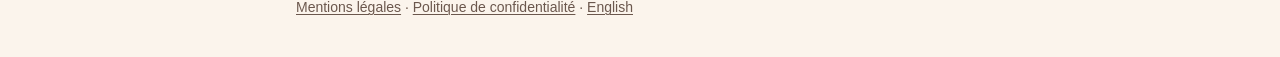
<file: fr/conditions/index.html>
<!doctype html>
<html lang="fr">
<head>
<meta charset="utf-8">
<meta name="viewport" content="width=device-width, initial-scale=1">
<title>Conditions d’utilisation — Lotte</title>
<meta name="description" content="Conditions générales d’utilisation et de vente de Lotte, l’application de suivi de l’endométriose : abonnement, essai gratuit, résiliation, remboursements et garde-fous santé.">
<link rel="canonical" href="https://titou26140.github.io/lotte-site/fr/conditions/">
<link rel="alternate" hreflang="fr" href="https://titou26140.github.io/lotte-site/fr/conditions/">
<link rel="alternate" hreflang="en" href="https://titou26140.github.io/lotte-site/en/terms/">
<link rel="icon" href="data:image/svg+xml,%3Csvg xmlns=%22http://www.w3.org/2000/svg%22 viewBox=%220 0 32 32%22%3E%3Crect x=%2212%22 y=%222%22 width=%228%22 height=%226%22 rx=%222%22 fill=%22%23B4432A%22/%3E%3Crect x=%225%22 y=%227%22 width=%2222%22 height=%2223%22 rx=%229%22 fill=%22%23DA5A3C%22/%3E%3C/svg%3E">
<link rel="stylesheet" href="../../style.css">
</head>
<body>
<a class="skip" href="#contenu">Aller au contenu</a>

<header class="site-head">
  <div class="wrap site-head__bar">
    <a class="brand" href="../../">
      <svg class="brand__mark" width="28" height="28" viewBox="0 0 32 32" aria-hidden="true"><rect x="12" y="2" width="8" height="6" rx="2" fill="#B4432A"/><rect x="5" y="7" width="22" height="23" rx="9" fill="#DA5A3C"/><path d="M10 15h12M10 19h12M10 23h12" stroke="#FBF4EC" stroke-width="1.6" stroke-linecap="round" opacity=".75"/></svg>
      Lotte
    </a>
    <a class="lang-switch" href="../../en/terms/" hreflang="en" lang="en">English</a>
  </div>
</header>

<main id="contenu" class="wrap">
  <nav class="breadcrumb" aria-label="Fil d’Ariane">
    <a href="../../">Accueil</a> / <span aria-current="page">Conditions d’utilisation</span>
  </nav>

  <h1>Conditions d’utilisation</h1>

  <ul class="doc-meta">
    <li>Dernière mise à jour : <time datetime="2026-10-26">26 octobre 2026</time></li>
    <li>Version 1.0</li>
    <li>Lecture : 11 minutes</li>
  </ul>

  <div class="summary">
    <p class="eyebrow">En résumé</p>
    <p>
      Lotte est une application payante, sans version gratuite : après le parcours
      d’accueil, elle s’utilise avec un abonnement annuel à 49,99 € par an — avec 3 jours
      d’essai gratuit quand la boutique le propose — ou hebdomadaire à 6,99 € par semaine.
      Apple ou Google encaissent, renouvellent et remboursent : tu résilies quand tu veux
      depuis ton compte de la boutique. Lotte n’est pas un dispositif médical : elle décrit ce
      que tu notes, sans jamais poser de diagnostic, et Projet bébé n’est jamais une méthode
      de contraception. Tes données restent sur ton téléphone.
    </p>
  </div>

  <nav class="toc" aria-labelledby="sommaire">
    <h2 id="sommaire">Sommaire</h2>
    <ol>
      <li><a href="#objet">Ce que couvrent ces conditions</a></li>
      <li><a href="#service">Ce que fait Lotte, et ce qu’elle n’est pas</a></li>
      <li><a href="#acces">Qui peut utiliser Lotte</a></li>
      <li><a href="#abonnement">L’abonnement : offres, prix et essai gratuit</a></li>
      <li><a href="#paiement">Paiement, renouvellement et résiliation</a></li>
      <li><a href="#remboursement">Rétractation et remboursements</a></li>
      <li><a href="#housses">Les housses de Lotte</a></li>
      <li><a href="#donnees">Tes données et tes sauvegardes</a></li>
      <li><a href="#licence">Propriété intellectuelle et licence d’utilisation</a></li>
      <li><a href="#engagements">Ce que tu t’engages à ne pas faire</a></li>
      <li><a href="#evolutions">Disponibilité, évolutions et arrêt du service</a></li>
      <li><a href="#responsabilite">Responsabilité et garanties</a></li>
      <li><a href="#modifications">Modifications de ces conditions</a></li>
      <li><a href="#litiges">Droit applicable et litiges</a></li>
    </ol>
  </nav>

  <!-- 1 -->
  <section class="doc-section" id="objet">
    <h2><span class="num">1.</span> Ce que couvrent ces conditions</h2>
    <p>
      Ces conditions générales d’utilisation et de vente encadrent l’usage de l’application
      mobile Lotte, de son abonnement et de ce site. Elles forment un contrat entre toi et
      l’éditeur :
    </p>
    <ul class="list">
      <li>Timothé Duc, entrepreneur individuel — SIREN 829 368 166</li>
      <li>358 Les Grands Champs, 07340 Limony, France</li>
      <li>
        <a href="mailto:timotheduc+lotte@gmail.com">timotheduc+lotte@gmail.com</a> ·
        <a href="tel:+33651492129">+33 6 51 49 21 29</a>
      </li>
      <li>TVA non applicable, article 293 B du Code général des impôts</li>
    </ul>
    <p>
      En installant ou en utilisant Lotte, tu acceptes ces conditions ; tu les acceptes aussi
      expressément sur l’écran de consentement du premier lancement. Si tu n’es pas d’accord
      avec l’une d’elles, n’utilise pas l’application. Les achats effectués via l’App Store
      sont en outre soumis aux conditions des Services multimédias Apple, et ceux effectués
      via Google Play aux conditions d’utilisation de Google Play.
    </p>
  </section>

  <!-- 2 -->
  <section class="doc-section" id="service">
    <h2><span class="num">2.</span> Ce que fait Lotte, et ce qu’elle n’est pas</h2>
    <p>
      Lotte est un compagnon de suivi de l’endométriose. Elle te permet de noter chaque soir
      ta douleur, ses zones et ce qui l’entoure — sommeil, stress, humeur, alimentation,
      règles, ce que tu as pris —, de suivre ton cycle, tes traitements et tes crises, de
      tenir un journal intime écrit ou vocal, puis de relire ce qui revient dans ton propre
      historique. Elle prépare un rapport à montrer à ton médecin. Le mode SOS t’accompagne
      pendant une crise. L’espace Projet bébé, facultatif, estime ta fenêtre fertile ; l’espace
      PMA t’aide à suivre ton parcours et à ne rien oublier de ce que ton centre t’a prescrit.
    </p>
    <div class="callout">
      <p>
        <strong>Lotte n’est pas un dispositif médical.</strong> Elle ne pose aucun
        diagnostic, ne prédit rien et ne donne aucune recommandation de traitement. Les
        déclencheurs et « ce qui revient » sont des observations sur les données que tu as
        saisies, pas un diagnostic ; ils ne remplacent ni l’avis ni le suivi d’un professionnel
        de santé. Douleur inhabituelle, fièvre ou malaise : appelle le 15, ou le 112 depuis
        n’importe quel pays de l’Union européenne.
      </p>
    </div>
    <ul class="list">
      <li>
        <strong>Projet bébé</strong> donne des estimations à partir de tes cycles. Lotte n’est
        ni une méthode de contraception ni un test de fertilité : ne t’en sers jamais pour
        éviter une grossesse.
      </li>
      <li>
        Dans l’espace <strong>PMA</strong>, Lotte te rappelle les traitements et les
        rendez-vous tels que ton centre les a prescrits et que tu les as recopiés. Elle ne
        propose, ne calcule ni ne modifie jamais une dose : en cas de doute, c’est ton centre
        qui fait foi.
      </li>
      <li>
        Le <strong>mode SOS</strong> propose des gestes de confort pendant une crise ; il ne
        remplace pas une prise en charge médicale.
      </li>
      <li>
        Le <strong>rapport médecin</strong> est conçu pour nourrir la conversation avec ton
        médecin, pas pour la remplacer. Lotte ne promet aucune baisse chiffrée de la douleur.
      </li>
    </ul>
  </section>

  <!-- 3 -->
  <section class="doc-section" id="acces">
    <h2><span class="num">3.</span> Qui peut utiliser Lotte</h2>
    <ul class="list">
      <li>
        Tu dois avoir au moins seize ans. En dessous, l’application ne peut être utilisée
        qu’avec l’accord du titulaire de l’autorité parentale.
      </li>
      <li>
        Lotte fonctionne sur iPhone et sur Android, dans les versions d’iOS et d’Android
        indiquées sur ses fiches App Store et Google Play. Ces conditions s’appliquent de la
        même manière sur les deux, Google Play remplaçant l’App Store là où il en est question.
      </li>
      <li>
        Aucun compte Lotte n’est créé : l’application ne demande ni e-mail, ni mot de passe.
        Seul l’abonnement passe par ton compte Apple ou Google, géré par la boutique
        correspondante.
      </li>
      <li>
        Tu es responsable de l’appareil sur lequel Lotte est installée et de son code de
        verrouillage : tes données de santé y sont stockées, et quiconque déverrouille ton
        téléphone peut ouvrir l’application. Le verrou du journal ajoute une protection, il ne
        remplace pas celui du téléphone.
      </li>
    </ul>
  </section>

  <!-- 4 -->
  <section class="doc-section" id="abonnement">
    <h2><span class="num">4.</span> L’abonnement : offres, prix et essai gratuit</h2>
    <p>
      Lotte n’a pas de version gratuite. Le parcours d’accueil est libre ; ensuite, l’accès à
      l’application demande un abonnement actif ou un essai gratuit en cours. Un seul
      abonnement ouvre tout : le check-in du soir, les analyses et les déclencheurs, le rapport
      médecin, le journal écrit et vocal, le mode SOS, Projet bébé et PMA, et la garde-robe de
      Lotte. Deux offres existent :
    </p>
    <div class="table-scroll">
      <table class="wide">
        <thead>
          <tr>
            <th scope="col">Offre</th>
            <th scope="col">Prix</th>
            <th scope="col">Équivalent</th>
            <th scope="col">Essai gratuit</th>
          </tr>
        </thead>
        <tbody>
          <tr>
            <td>Annuel</td>
            <td>49,99 € facturés une fois par an</td>
            <td>environ 0,96 € par semaine</td>
            <td>3 jours, quand la boutique le propose</td>
          </tr>
          <tr>
            <td>Hebdomadaire</td>
            <td>6,99 € facturés chaque semaine</td>
            <td>environ 363 € par an</td>
            <td>Aucun</td>
          </tr>
        </tbody>
      </table>
    </div>
    <p>
      Les prix sont indiqués en euros, toutes taxes comprises, tels qu’affichés par l’App
      Store ou Google Play au moment de l’achat. Ils peuvent différer dans d’autres pays selon
      la grille tarifaire de la boutique, qui te facture alors dans ta devise. Le prix qui fait
      foi est celui que la boutique
      affiche au moment où tu confirmes l’achat ; Lotte reprend toujours ce prix-là.
    </p>
    <h3>L’essai gratuit</h3>
    <p>
      L’essai gratuit de 3 jours est proposé sur l’offre annuelle uniquement. Lotte ne
      l’annonce que si la boutique confirme qu’il est disponible pour ton compte : Apple et
      Google le réservent, selon leurs propres règles, aux comptes qui n’en ont pas déjà
      profité. Pendant l’essai, tout est ouvert. Lotte te prévient par une notification la
      veille de la fin de l’essai, si tu as autorisé ses notifications. Si tu n’annules pas
      avant la fin de l’essai — au moins 24 heures avant sur l’App Store —, l’abonnement annuel
      démarre et 49,99 € sont prélevés par la boutique. Annuler pendant l’essai ne coûte rien
      et ne demande aucune justification.
    </p>
    <h3>Passer à l’annuel</h3>
    <p>
      Avec l’offre hebdomadaire, tu peux passer à l’annuel depuis Réglages › Mon abonnement.
      Le changement prend effet à la fin de ta semaine en cours : rien n’est prélevé deux fois
      pour la même période.
    </p>
    <h3>L’offre de fidélité</h3>
    <p>
      Quand tu engages une résiliation depuis Lotte, l’application peut te proposer l’offre
      annuelle à 29,99 € au lieu de 49,99 € pour la première année. Elle ne s’affiche que si la
      boutique confirme qu’elle s’applique à ton compte. Si tu l’acceptes, elle prend le
      relais à l’échéance de ton abonnement en cours, sans prélèvement avant ; à la fin de
      cette première année, l’abonnement se renouvelle au prix normal de l’offre annuelle, sauf
      résiliation.
    </p>
  </section>

  <!-- 5 -->
  <section class="doc-section" id="paiement">
    <h2><span class="num">5.</span> Paiement, renouvellement et résiliation</h2>
    <ul class="list">
      <li>
        Le paiement est encaissé par Apple ou par Google, via le moyen de paiement de ton
        compte. L’éditeur ne voit jamais tes coordonnées bancaires, ton nom ni ton adresse.
      </li>
      <li>
        L’abonnement se renouvelle automatiquement pour une période identique, au même prix,
        sauf résiliation avant la fin de la période en cours — au moins 24 heures avant sur
        l’App Store.
      </li>
      <li>
        Tu résilies à tout moment : sur iPhone, depuis Réglages › ton nom › Abonnements ; sur
        Android, depuis Google Play › Paiements et abonnements › Abonnements ; ou depuis Lotte
        (Réglages › Mon abonnement › Résilier mon abonnement), qui t’y conduit. Lotte ne
        résilie jamais à ta place : la résiliation se fait toujours auprès de la boutique.
      </li>
      <li>
        La résiliation prend effet à la fin de la période déjà payée : tu gardes l’accès
        jusque-là. Ensuite, Lotte affiche l’écran d’abonnement à l’ouverture, et ses écrans
        restent fermés tant qu’aucun abonnement n’est actif. Rien n’est effacé pour autant :
        tes données restent sur ton téléphone, tu les retrouves intactes en te réabonnant, et
        le lien « Exporter ou effacer mes données » de cet écran reste accessible sans
        abonnement (section 8).
      </li>
      <li>
        Si le prix d’une offre change, la boutique t’en informe avant le renouvellement
        suivant. Selon ses règles, une hausse peut nécessiter ton accord explicite ; sans lui,
        l’abonnement s’arrête à la fin de la période payée.
      </li>
      <li>
        Sur un nouvel appareil ou après une réinstallation, « Restaurer mes achats » — sur
        l’écran d’abonnement ou dans Réglages › Mon abonnement — réactive ton abonnement avec
        le même compte Apple ou Google, sans nouveau paiement.
      </li>
    </ul>
  </section>

  <!-- 6 -->
  <section class="doc-section" id="remboursement">
    <h2><span class="num">6.</span> Rétractation et remboursements</h2>
    <p>
      Les achats sont conclus avec la boutique, et c’est elle qui rembourse.
    </p>
    <ul class="list">
      <li>
        <strong>App Store</strong> : les demandes se font auprès d’Apple, sur
        <a href="https://reportaproblem.apple.com" rel="noopener">reportaproblem.apple.com</a>
        ou depuis l’historique d’achats de ton compte Apple. Conformément à ses conditions,
        Apple accorde aux consommateurs de l’Union européenne un droit de rétractation de
        14 jours à compter de l’achat, sans motif. L’éditeur n’a techniquement pas la
        possibilité de rembourser lui-même un achat App Store.
      </li>
      <li>
        <strong>Google Play</strong> : les demandes se font depuis l’historique des commandes
        de ton compte Google Play, selon les règles de remboursement et de rétractation de
        Google. L’éditeur peut aussi rembourser lui-même un achat Google Play : écris-lui.
      </li>
    </ul>
    <p>
      Si une demande coince, écris à
      <a href="mailto:timotheduc+lotte@gmail.com">timotheduc+lotte@gmail.com</a> : nous
      t’aiderons dans les démarches.
    </p>
  </section>

  <!-- 7 -->
  <section class="doc-section" id="housses">
    <h2><span class="num">7.</span> Les housses de Lotte</h2>
    <p>
      La garde-robe de Lotte est incluse dans l’abonnement. Certaines housses sont
      disponibles dès le départ, d’autres se débloquent au fil de tes check-ins, et la housse
      dorée est réservée à l’offre annuelle, tant qu’elle est active. Les housses et les points
      de chaleur sont purement décoratifs : ils ne s’achètent pas séparément, n’ont aucune
      valeur monétaire, ne s’échangent pas et ne se remboursent pas. Ils sont enregistrés sur
      ton téléphone, comme le reste : effacer tes données les remet à zéro.
    </p>
  </section>

  <!-- 8 -->
  <section class="doc-section" id="donnees">
    <h2><span class="num">8.</span> Tes données et tes sauvegardes</h2>
    <p>
      Tout ce que tu saisis dans Lotte est stocké uniquement sur ton téléphone. L’éditeur n’a
      pas de serveur, pas de copie et pas d’accès : le détail figure dans la
      <a href="../confidentialite/">politique de confidentialité</a>. Cette architecture a
      une conséquence directe :
    </p>
    <div class="callout">
      <p>
        La sauvegarde t’appartient. Lotte suit la sauvegarde iCloud ou Google de ton
        téléphone ; si tu perds ton téléphone, le réinitialises ou désinstalles Lotte sans
        sauvegarde à jour ni export, ton historique est perdu et l’éditeur ne peut pas le
        récupérer. Sur Android, la sauvegarde Google d’une application est limitée en taille :
        avec beaucoup de notes vocales, celle de Lotte peut ne plus se faire.
      </p>
    </div>
    <p>
      Depuis Réglages › Données et confidentialité — ou, sans abonnement en cours, depuis le
      lien « Exporter ou effacer mes données » de l’écran d’abonnement —, tu peux à tout
      moment exporter tes données (PDF lisible ou fichier CSV) et tout effacer
      définitivement, sans frais. Désinstaller l’application efface
      aussi, à tout moment, les données qu’elle garde sur ton téléphone.
    </p>
  </section>

  <!-- 9 -->
  <section class="doc-section" id="licence">
    <h2><span class="num">9.</span> Propriété intellectuelle et licence d’utilisation</h2>
    <p>
      L’éditeur t’accorde une licence personnelle, non exclusive, non transférable et
      révocable pour installer et utiliser Lotte à des fins privées, sur les appareils que tu
      possèdes ou contrôles, dans le respect des règles d’utilisation de l’App Store ou des
      conditions de Google Play.
    </p>
    <p>
      Le nom Lotte, le logo, la mascotte et ses housses, les illustrations, les textes et le
      design de l’application et du site sont la propriété de Timothé Duc et protégés par le
      Code de la propriété intellectuelle. Cette licence ne te transfère aucun droit sur ces
      éléments.
    </p>
    <p>
      Les données que tu saisis restent les tiennes. L’éditeur n’y accède pas et n’y revendique
      aucun droit : tu peux les exporter et les réutiliser librement.
    </p>
  </section>

  <!-- 10 -->
  <section class="doc-section" id="engagements">
    <h2><span class="num">10.</span> Ce que tu t’engages à ne pas faire</h2>
    <ul class="list">
      <li>
        Copier, modifier, décompiler, désassembler l’application ou tenter d’en extraire le
        code source, hors cas autorisés par la loi.
      </li>
      <li>
        Contourner les mécanismes d’abonnement, ou revendre, louer, prêter ou distribuer
        l’application ou l’accès à l’abonnement.
      </li>
      <li>
        Utiliser Lotte d’une manière contraire à la loi, aux conditions d’Apple ou de Google, ou
        aux droits d’un tiers.
      </li>
      <li>
        Te fier à Lotte dans une situation d’urgence, pour prendre, modifier ou arrêter un
        traitement ou une dose sans avis médical, ou pour éviter une grossesse.
      </li>
    </ul>
  </section>

  <!-- 11 -->
  <section class="doc-section" id="evolutions">
    <h2><span class="num">11.</span> Disponibilité, évolutions et arrêt du service</h2>
    <ul class="list">
      <li>
        Lotte fonctionne hors connexion pour l’essentiel. Ce qui dépend de la boutique —
        l’achat, la restauration, la vérification de l’abonnement — peut être momentanément
        indisponible pour des raisons indépendantes de l’éditeur.
      </li>
      <li>
        Les rappels sont des notifications programmées sur ton téléphone. Ils peuvent ne pas
        s’afficher si les notifications sont coupées, le téléphone éteint ou en mode économie
        d’énergie : un rappel t’aide, il ne garantit pas une prise ni un rendez-vous.
      </li>
      <li>
        L’éditeur peut faire évoluer l’application, ajouter ou retirer des fonctions, et
        publier les mises à jour nécessaires à son bon fonctionnement. Si une fonction que tu
        as payée était retirée sans équivalent, tu pourrais résilier et demander à la boutique
        un remboursement de la période restante.
      </li>
      <li>
        En cas d’arrêt définitif du service, l’éditeur t’en informera dans l’application et sur
        ce site avec un préavis d’au moins trente jours, pendant lesquels l’export de tes
        données reste disponible, et fera le nécessaire auprès d’Apple et de Google pour que les
        abonnements ne soient plus renouvelés.
      </li>
    </ul>
  </section>

  <!-- 12 -->
  <section class="doc-section" id="responsabilite">
    <h2><span class="num">12.</span> Responsabilité et garanties</h2>
    <p>
      Lotte est fournie avec le soin qu’on attend d’un éditeur diligent, mais sans garantie
      d’absence d’erreur ou d’interruption. Dans les limites autorisées par la loi, l’éditeur
      ne peut être tenu responsable :
    </p>
    <ul class="list">
      <li>
        des décisions de santé prises sur la base des informations affichées, qui relèvent de
        toi et de ton médecin — y compris les estimations de Projet bébé et les rappels de
        l’espace PMA, qui reprennent ce que tu as saisi ;
      </li>
      <li>
        de la perte de données liée à ton appareil, à sa réinitialisation ou à l’absence de
        sauvegarde ;
      </li>
      <li>
        de l’indisponibilité ou de l’inexactitude des services tiers (App Store, Google Play,
        Apple Santé, Health Connect) ;
      </li>
      <li>des dommages indirects, tels qu’une perte de temps ou de chance.</li>
    </ul>
    <p>
      Rien dans ces conditions ne limite les droits que la loi te garantit en tant que
      consommateur, en particulier la garantie légale de conformité applicable aux contenus et
      services numériques (articles L.224-25-12 et suivants du Code de la consommation).
    </p>
    <p>
      Ces conditions sont conclues entre toi et l’éditeur, non avec Apple. Apple n’est pas
      responsable de l’application ni de son contenu, n’a aucune obligation de maintenance ou
      d’assistance à son égard, et ne traite aucune réclamation la concernant, à l’exception
      des remboursements App Store. Apple et ses filiales sont tiers bénéficiaires de ces
      conditions et peuvent les faire appliquer à ton égard.
    </p>
  </section>

  <!-- 13 -->
  <section class="doc-section" id="modifications">
    <h2><span class="num">13.</span> Modifications de ces conditions</h2>
    <p>
      L’éditeur peut modifier ces conditions, par exemple pour suivre une évolution de
      l’application ou de la loi. La date de mise à jour, en haut de cette page, est alors
      changée et toute modification substantielle est signalée dans l’application. Si tu
      n’acceptes pas les nouvelles conditions, tu peux cesser d’utiliser Lotte et résilier ton
      abonnement ; continuer à l’utiliser après leur entrée en vigueur vaut acceptation. Les
      versions précédentes restent disponibles sur demande à
      <a href="mailto:timotheduc+lotte@gmail.com">timotheduc+lotte@gmail.com</a>.
    </p>
  </section>

  <!-- 14 -->
  <section class="doc-section" id="litiges">
    <h2><span class="num">14.</span> Droit applicable et litiges</h2>
    <p>
      Ces conditions sont soumises au droit français. Si tu résides dans un autre pays de
      l’Union européenne, tu bénéficies en plus des dispositions impératives de la loi de ton
      pays de résidence.
    </p>
    <p>
      En cas de difficulté, écris d’abord à
      <a href="mailto:timotheduc+lotte@gmail.com">timotheduc+lotte@gmail.com</a> : une
      réponse te sera apportée dans un délai maximal d’un mois, et la plupart des problèmes se
      règlent à ce stade. Tu peux également signaler un litige de consommation sur
      <a href="https://signal.conso.gouv.fr" rel="noopener">signal.conso.gouv.fr</a>, la
      plateforme de la Direction générale de la concurrence, de la consommation et de la
      répression des fraudes. À défaut de solution amiable, les tribunaux français sont
      compétents, dans les conditions prévues par le Code de procédure civile et le Code de la
      consommation.
    </p>
    <!--
      Médiateur de la consommation (art. L.612-1 du Code de la consommation) : comme pour
      Nagi, aucun n'est désigné à ce jour. Si l'éditeur en retient un, ajouter ici son nom, son
      site et son adresse, et faire de même au §14 de en/terms/index.html.
    -->
  </section>

  <div class="doc-back">
    <p class="doc-back__title">Une question sur ton abonnement ?</p>
    <p>
      Écris à <a href="mailto:timotheduc+lotte@gmail.com">timotheduc+lotte@gmail.com</a> —
      réponse sous un mois maximum.
    </p>
    <p><a href="../../">← Retour à l’accueil</a> · <a href="../confidentialite/">Politique de confidentialité</a></p>
  </div>
</main>

<footer class="site-foot">
  <div class="wrap">
    <p>© 2026 Timothé Duc · Lotte, le compagnon de l’endométriose</p>
    <p>
      <a href="../../#mentions-legales">Mentions légales</a> ·
      <a href="../confidentialite/">Politique de confidentialité</a> ·
      <a href="../../en/terms/" hreflang="en" lang="en">English</a>
    </p>
  </div>
</footer>
</body>
</html>
</file>
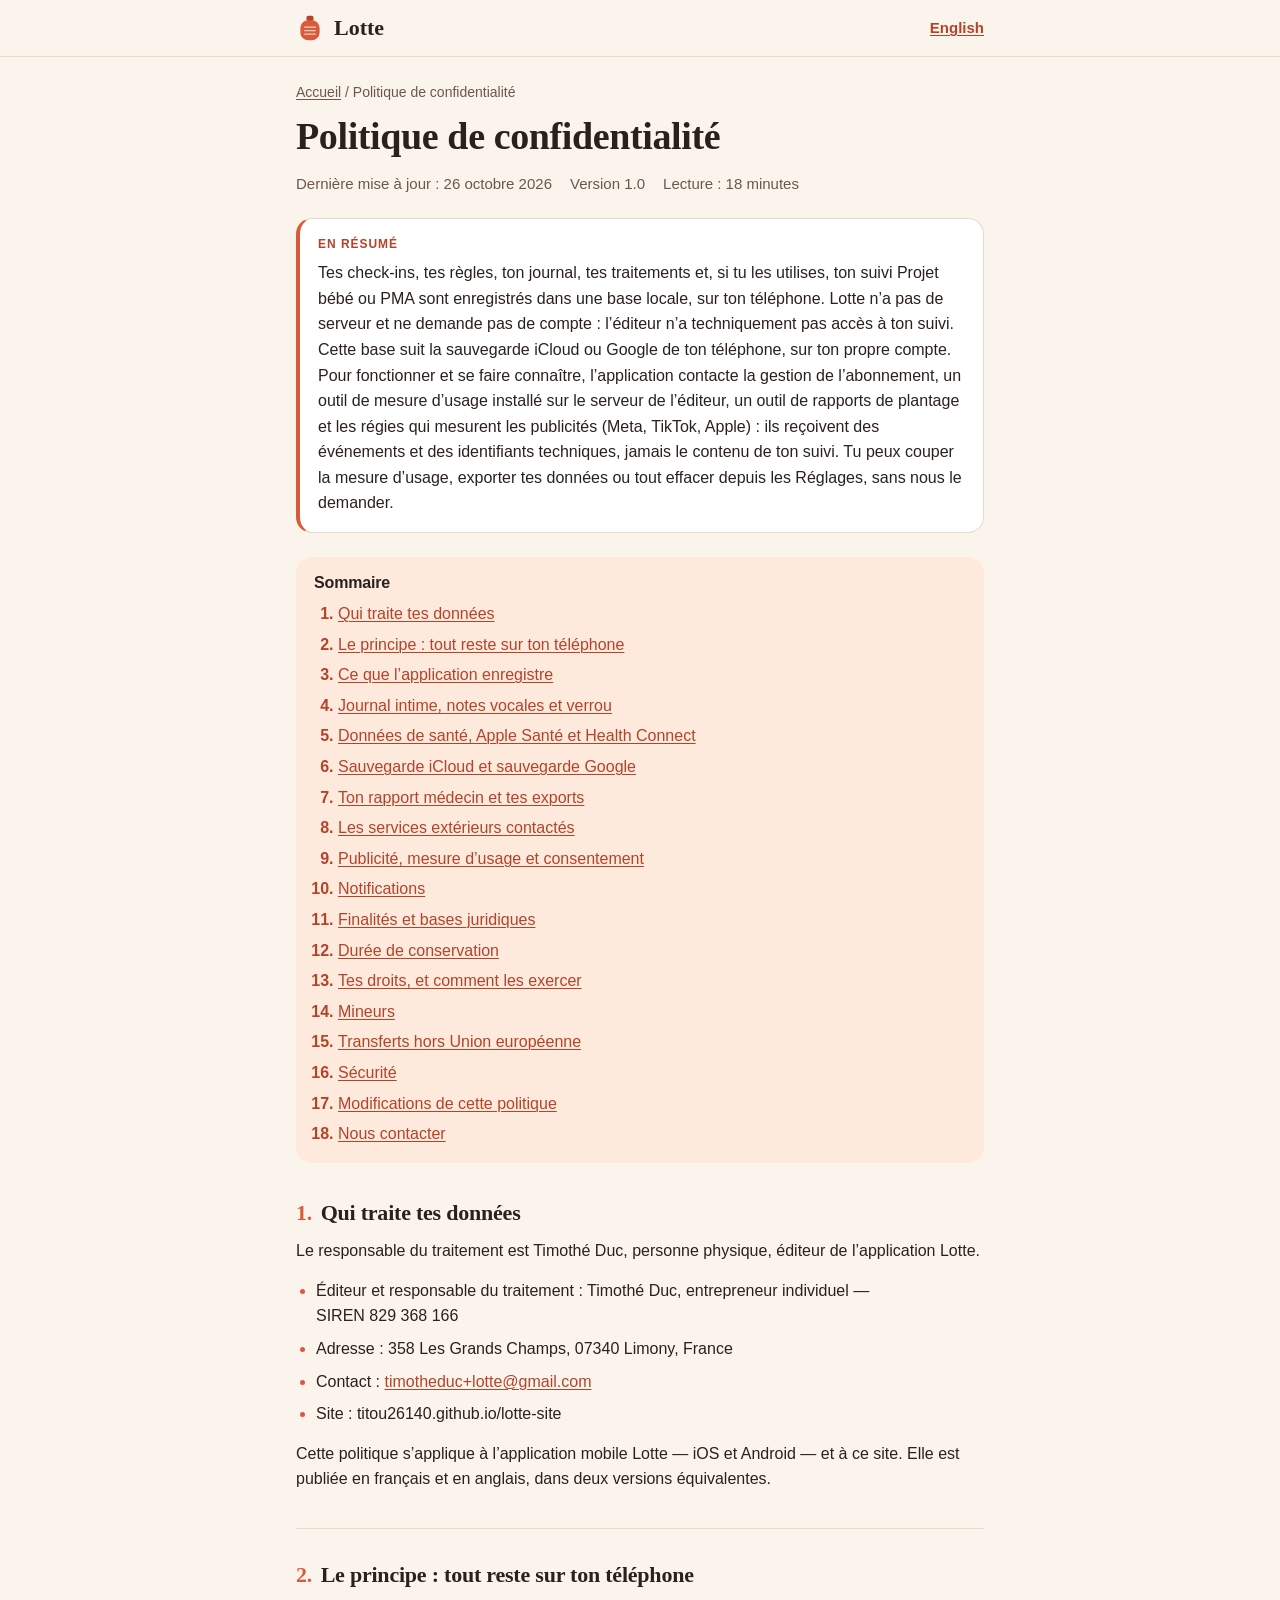
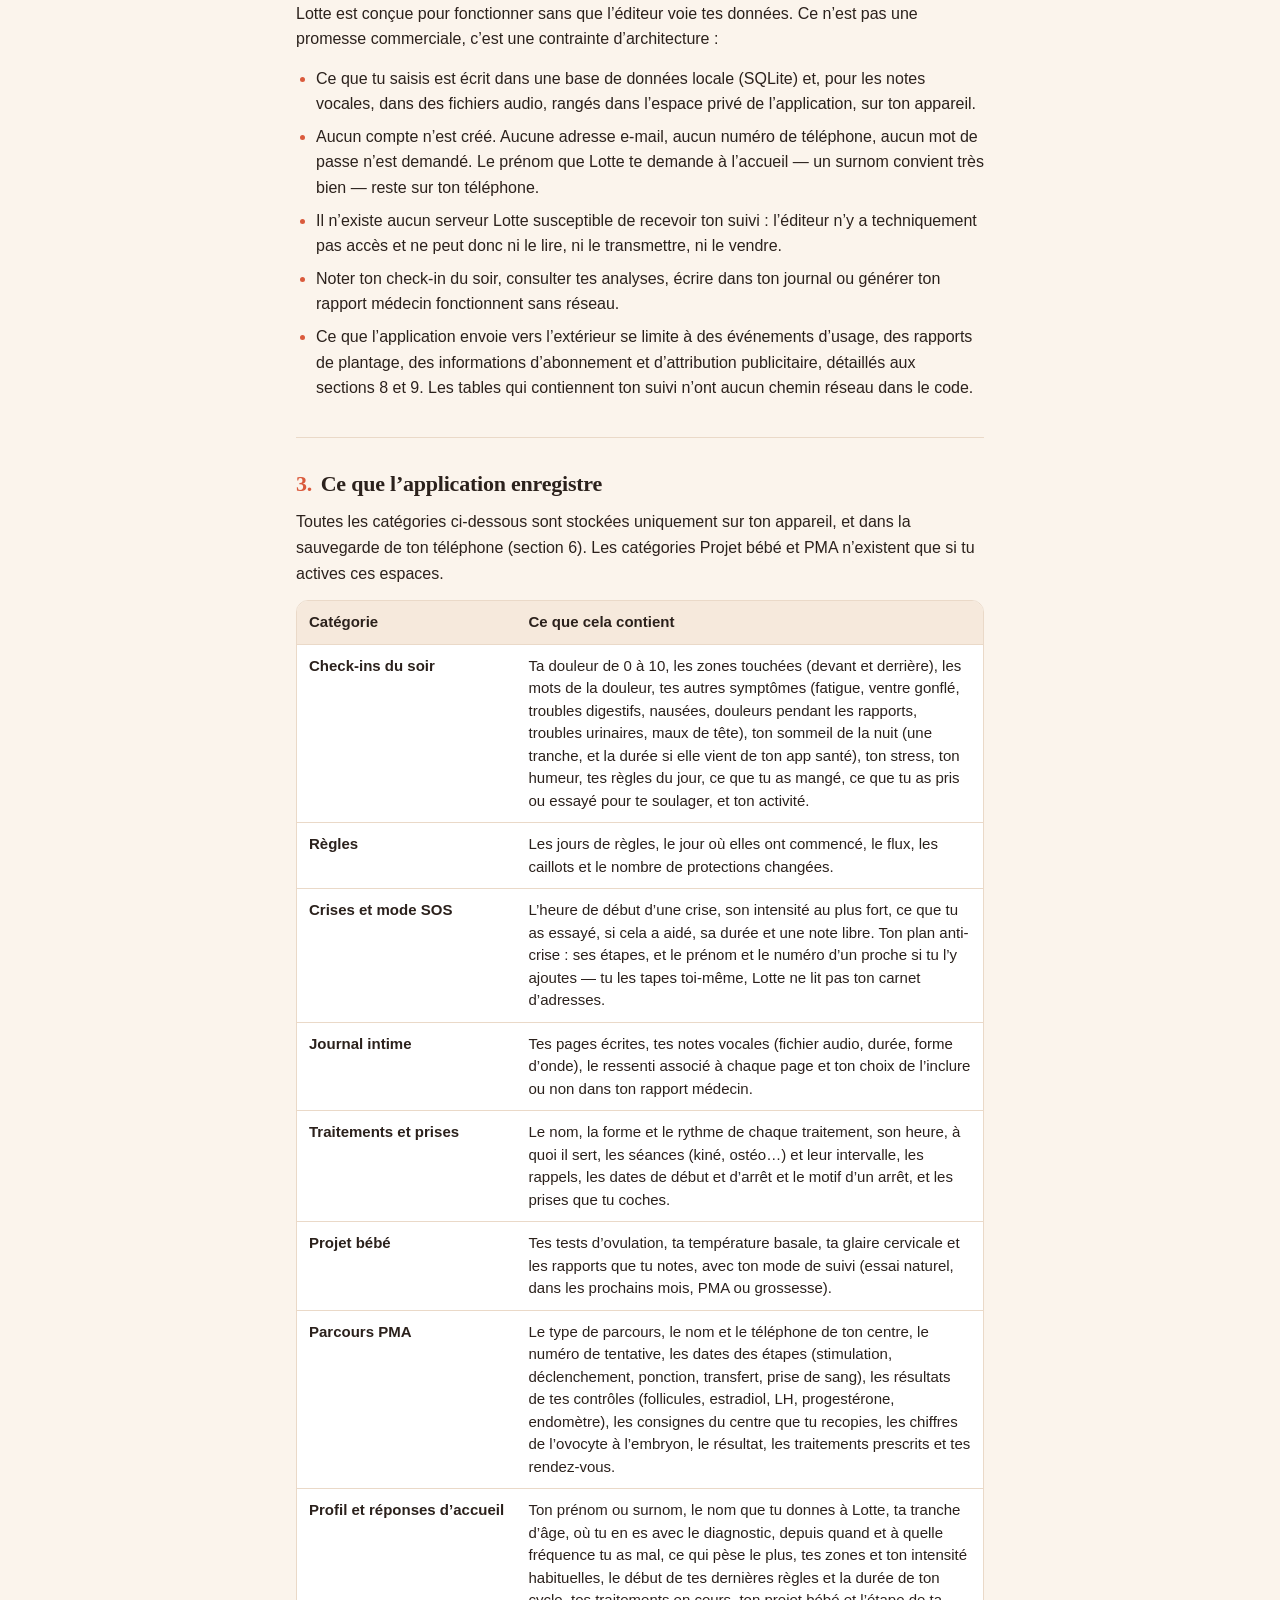
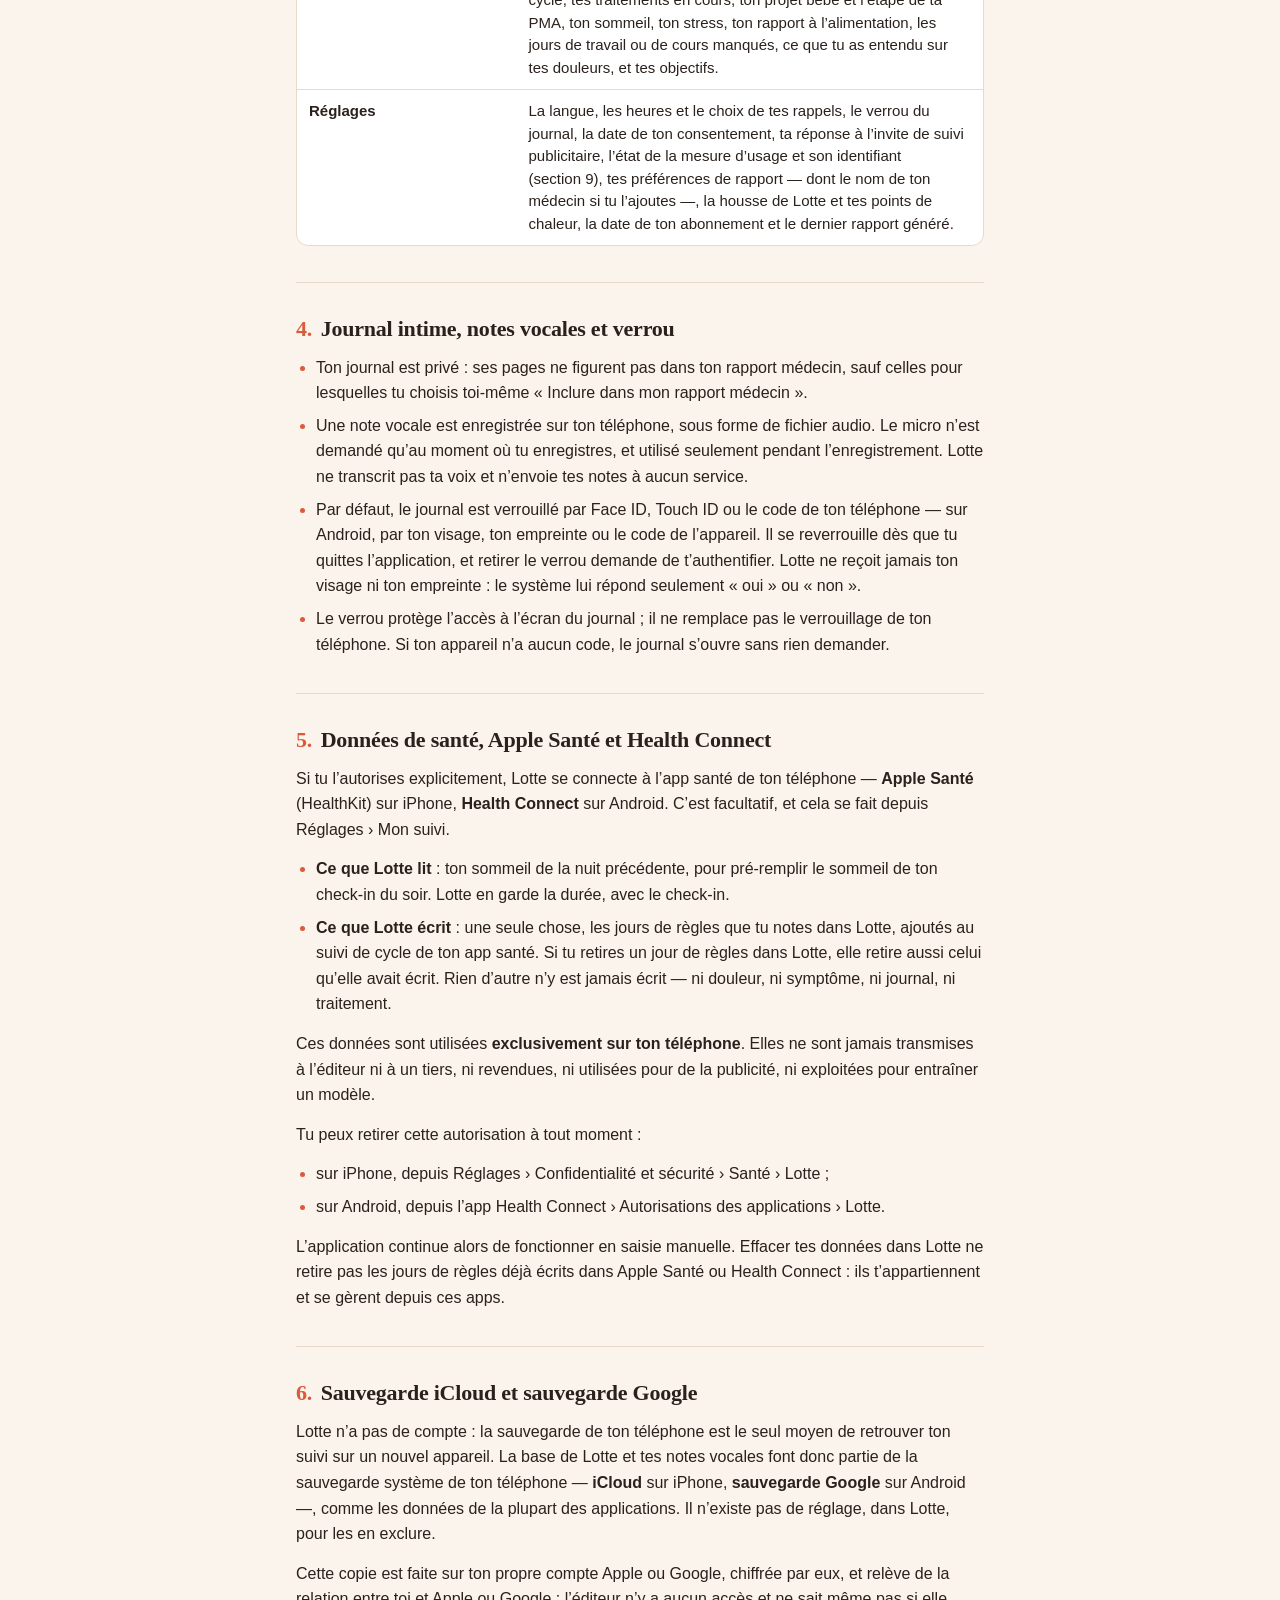
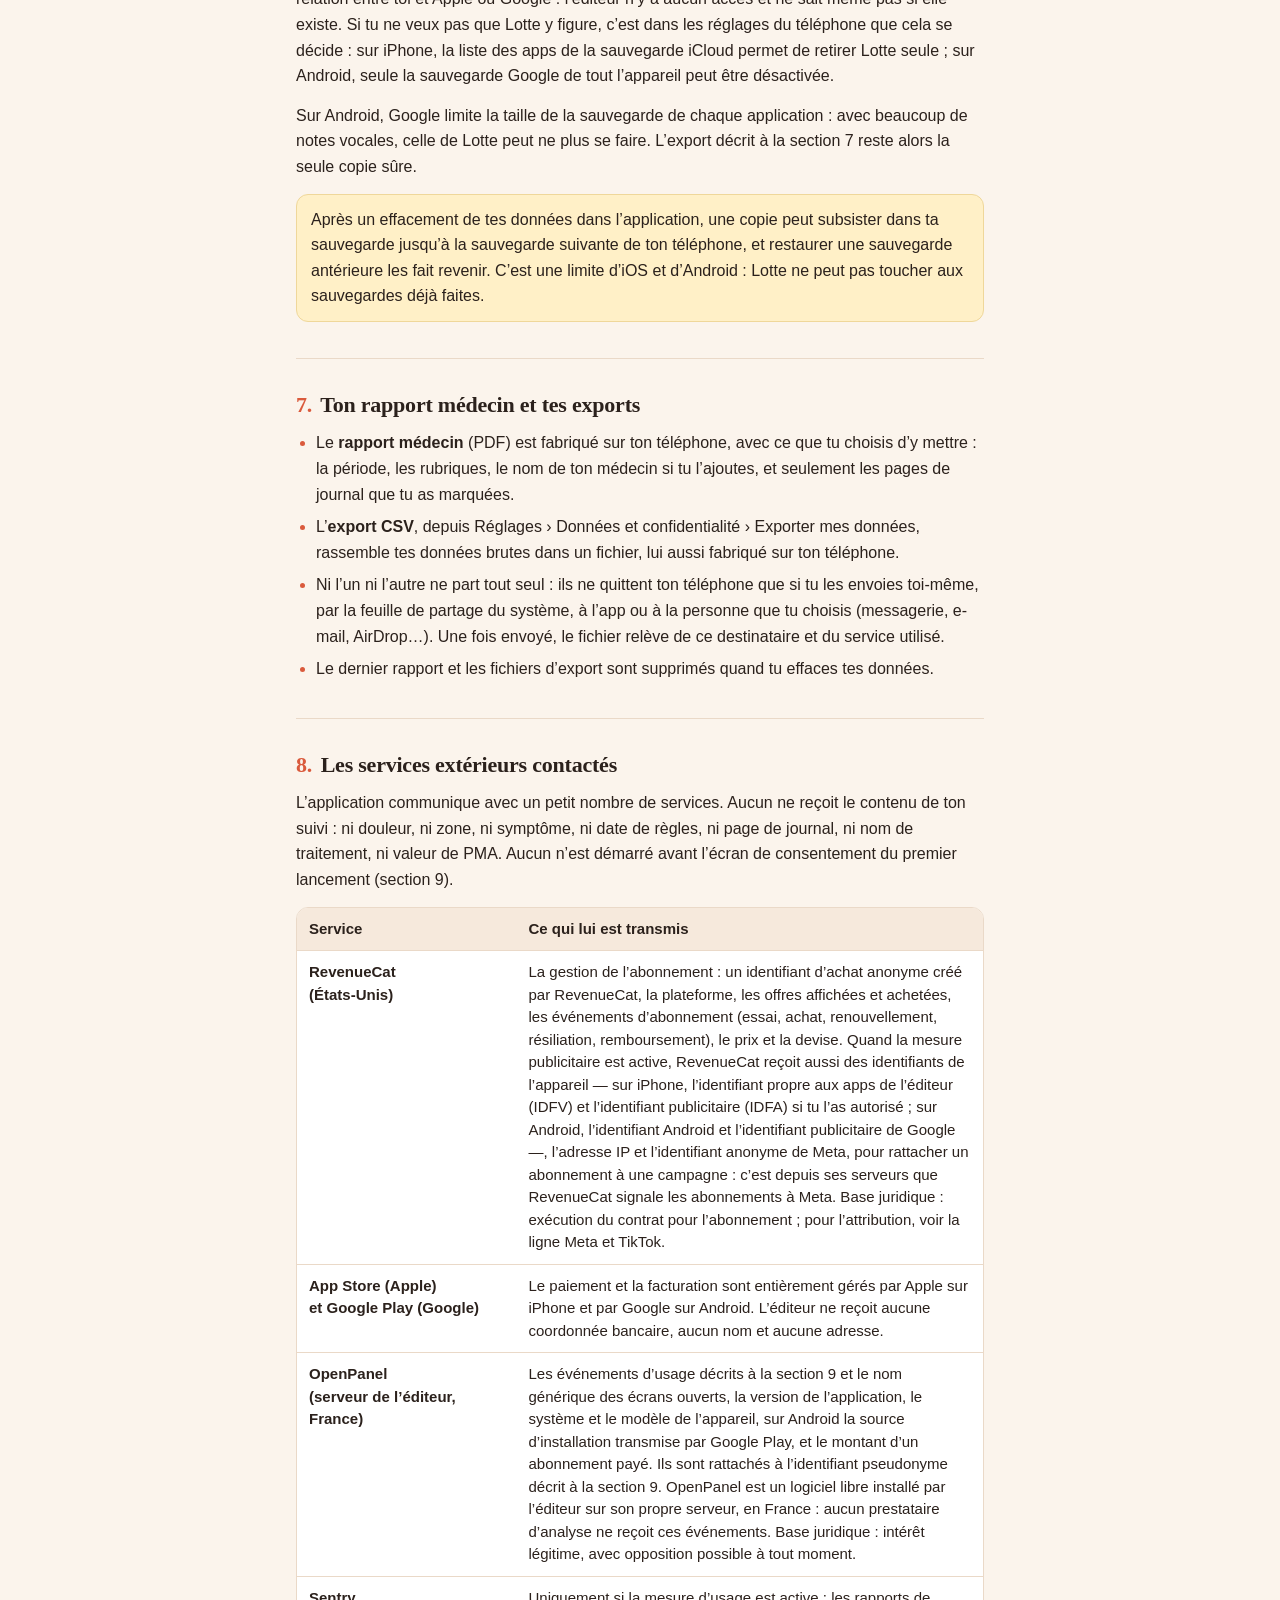
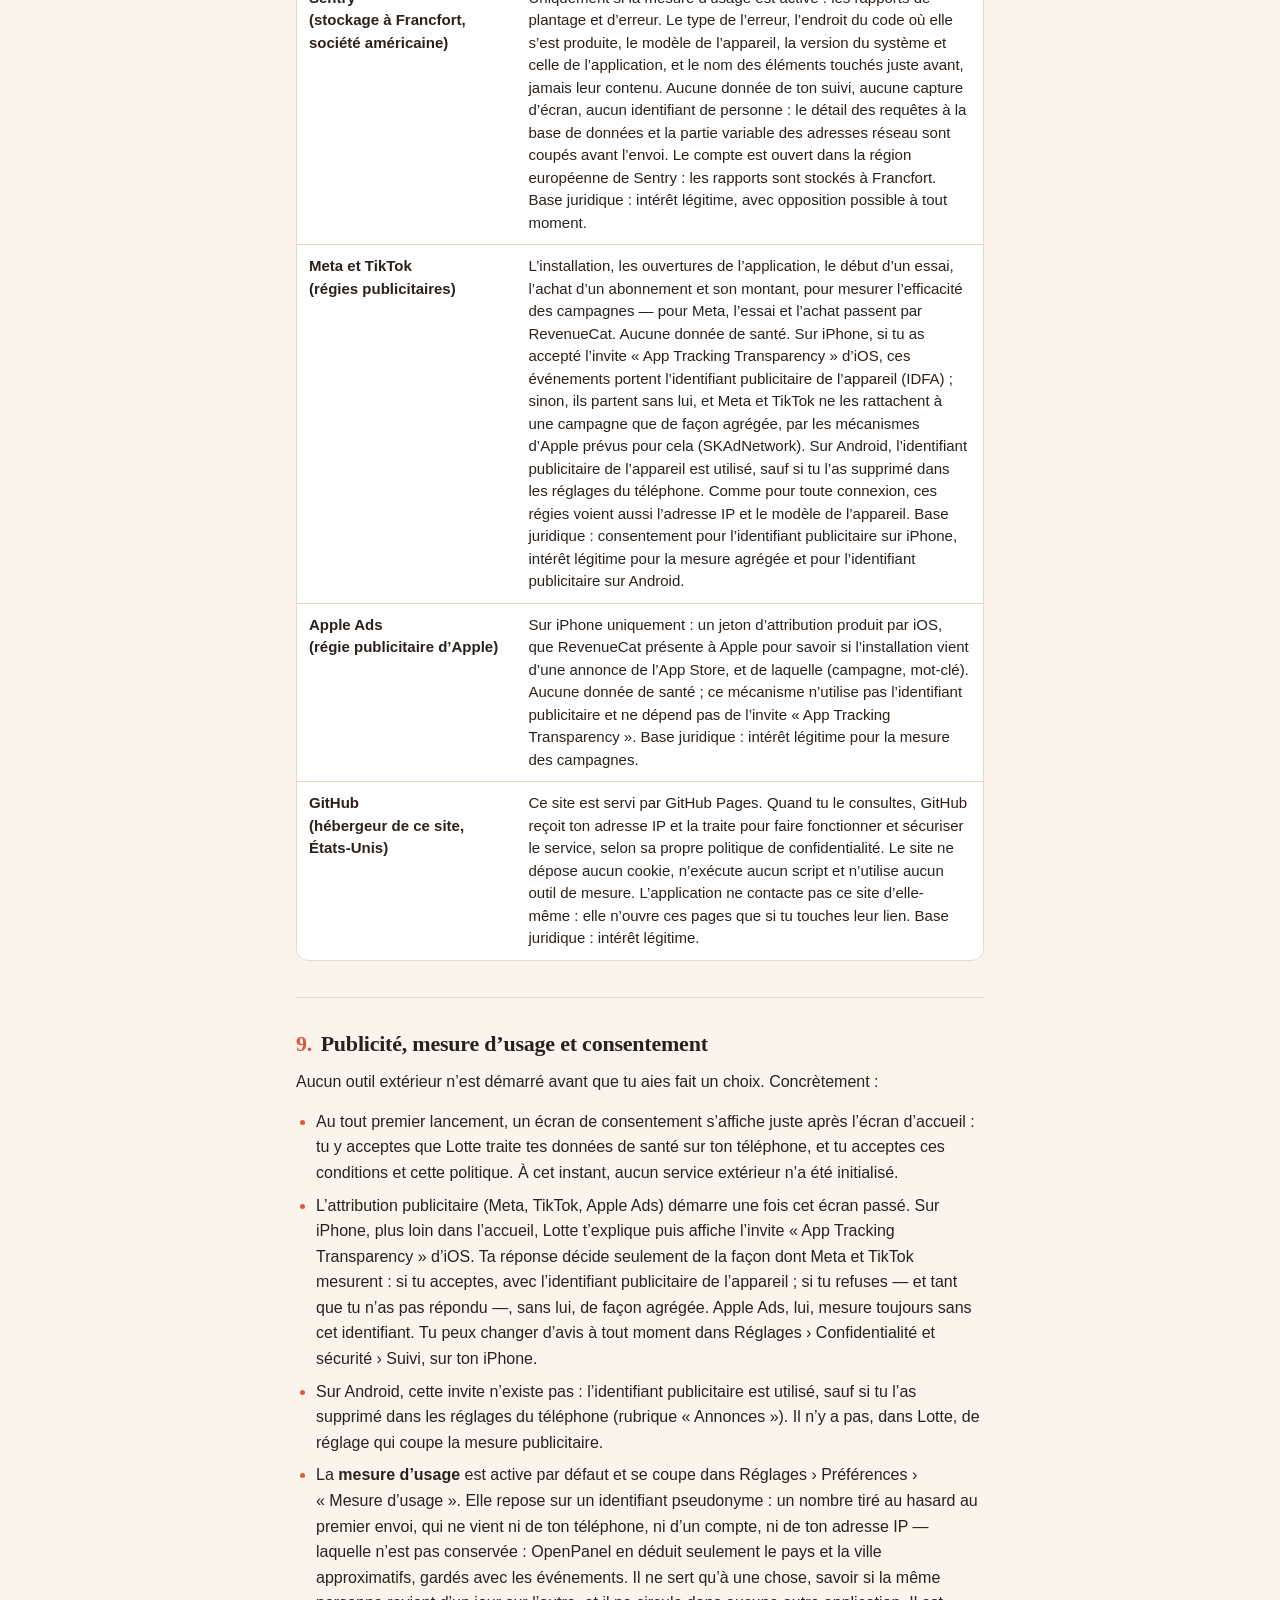
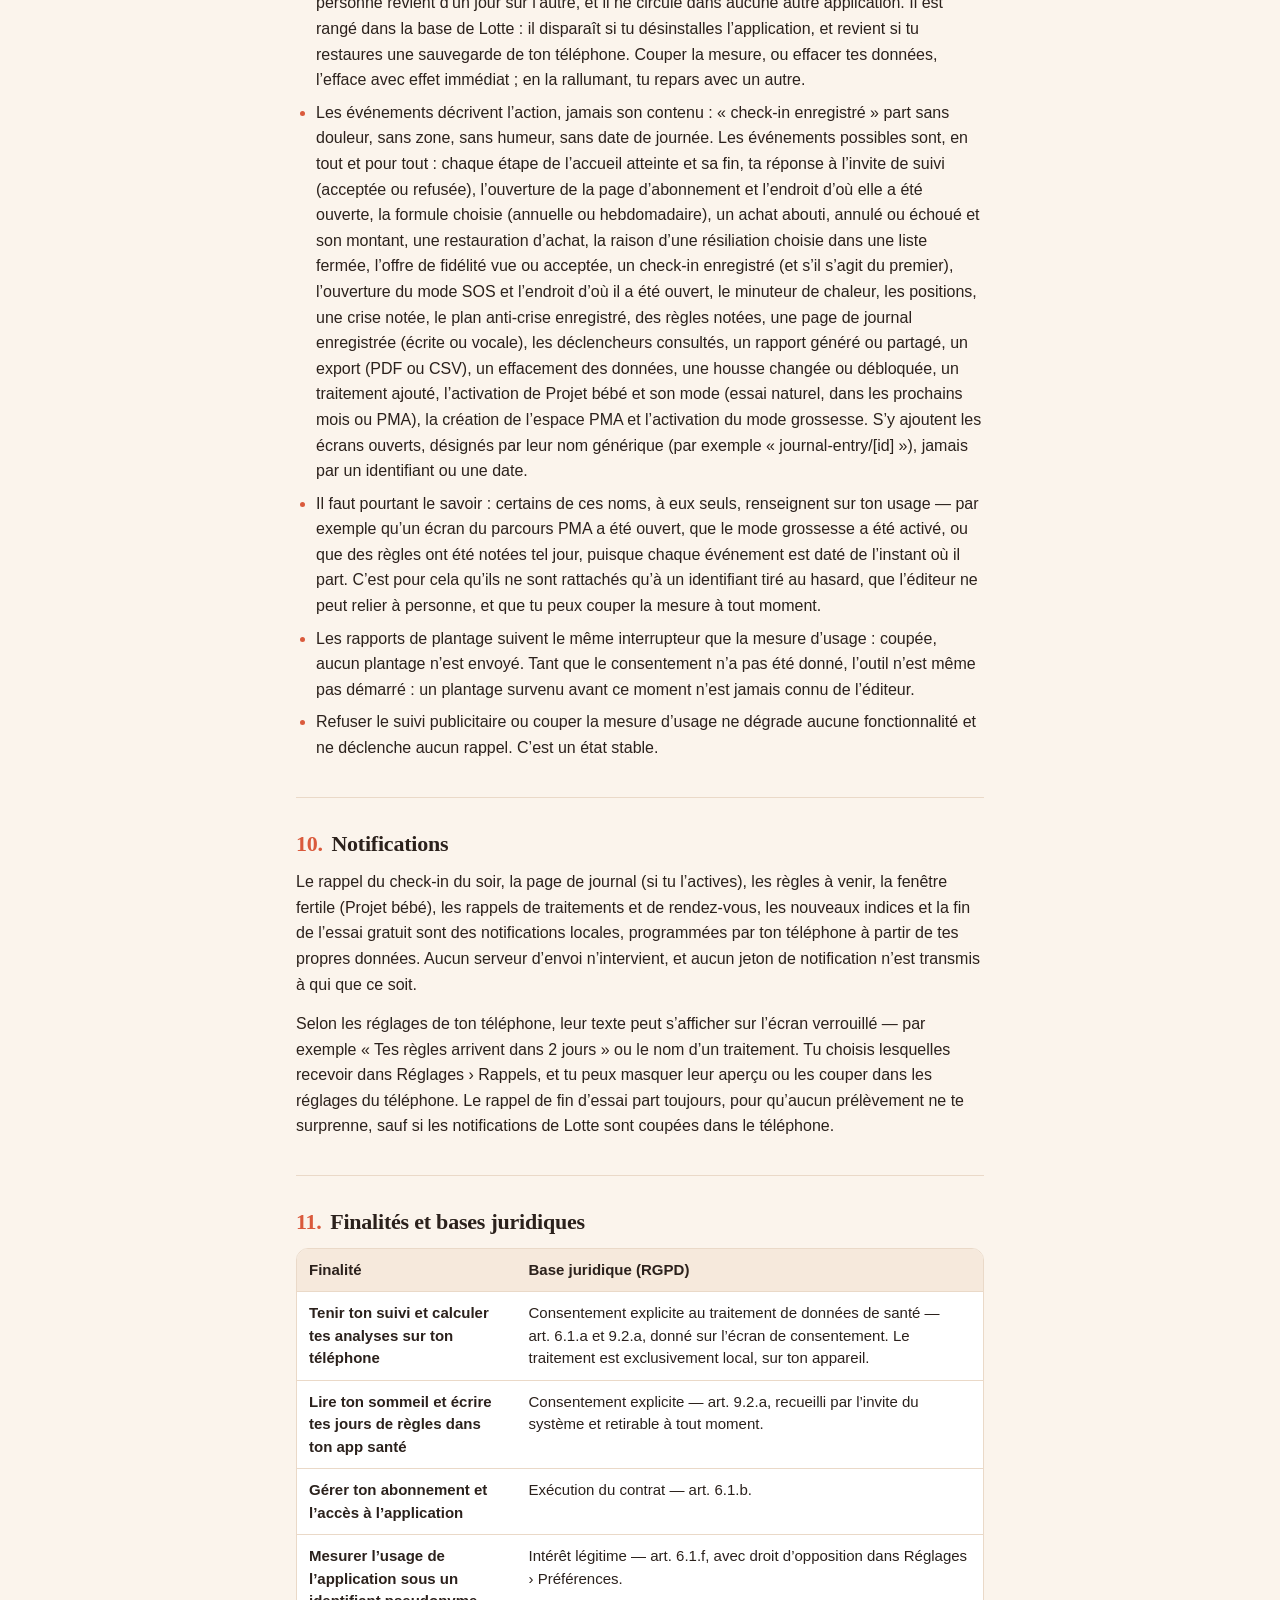
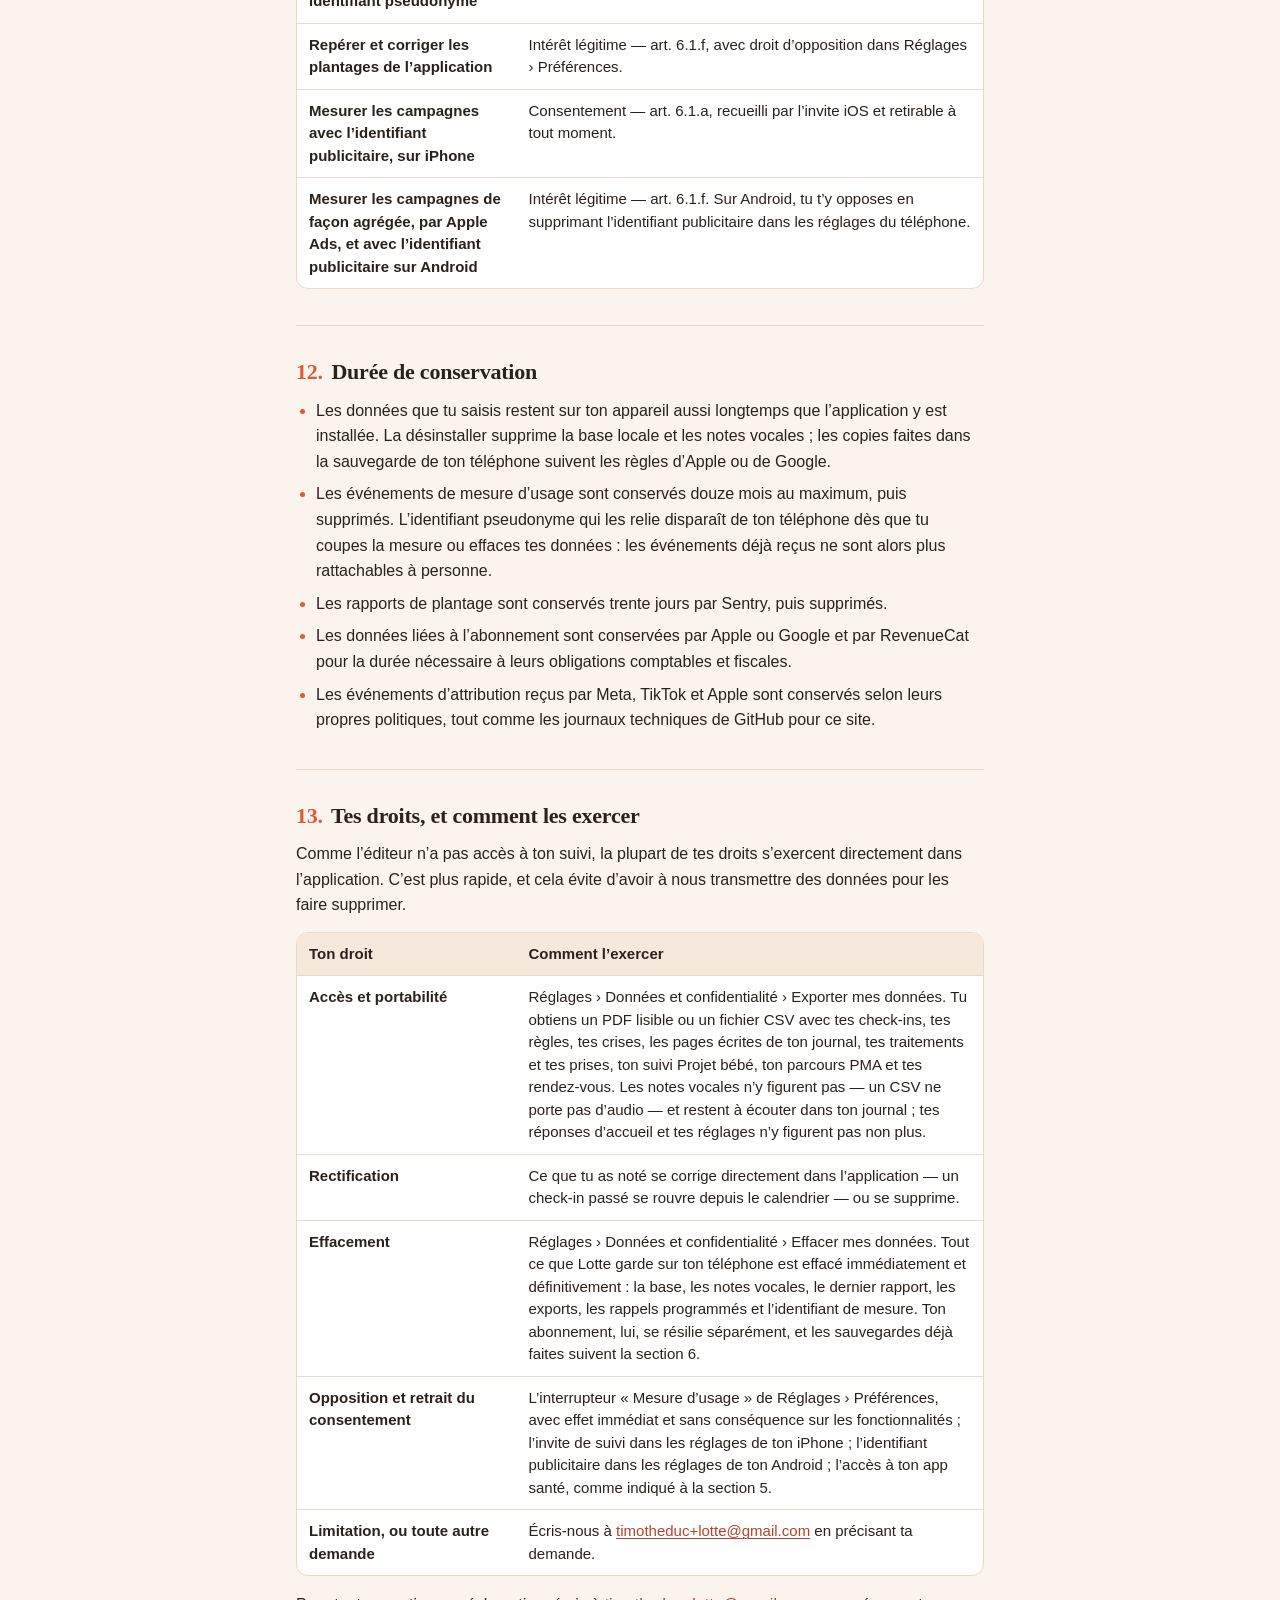
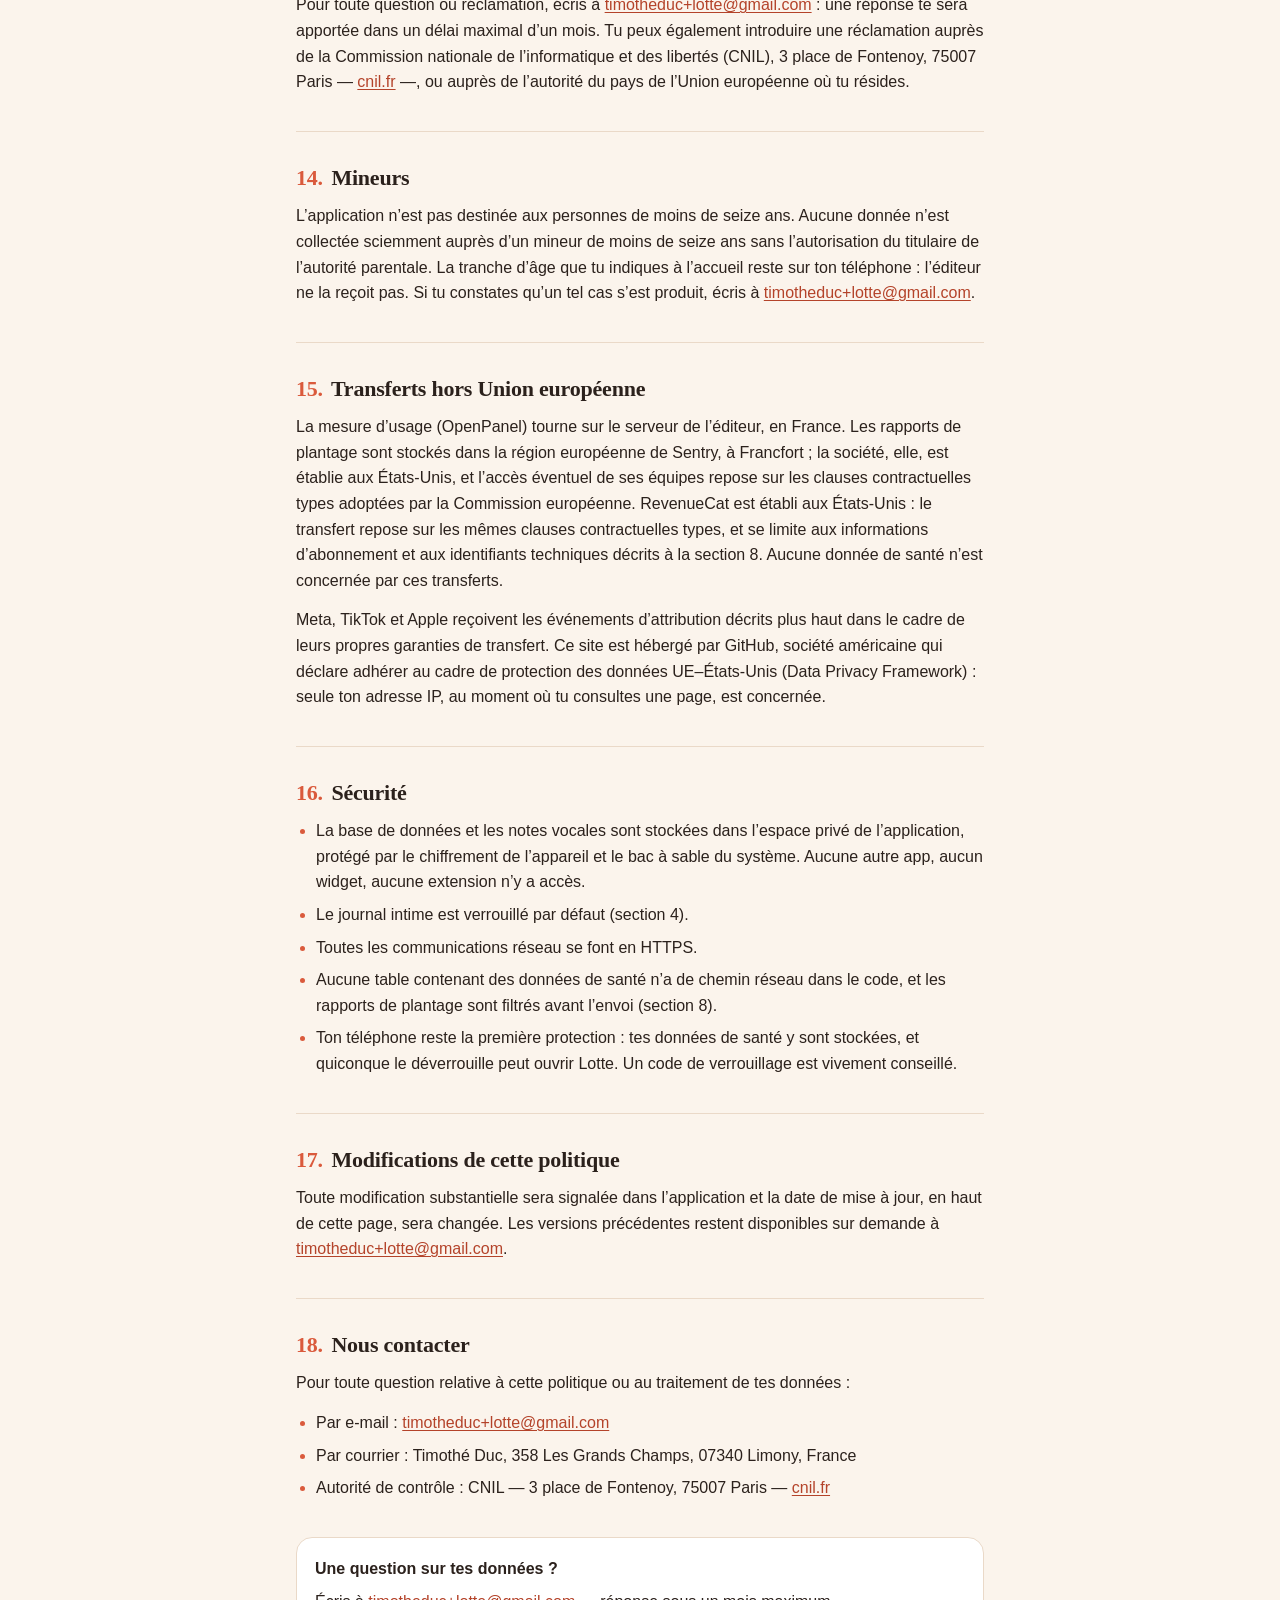
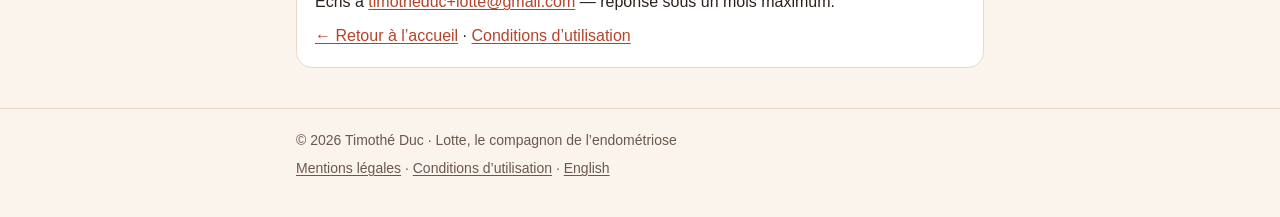
<file: fr/confidentialite/index.html>
<!doctype html>
<html lang="fr">
<head>
<meta charset="utf-8">
<meta name="viewport" content="width=device-width, initial-scale=1">
<title>Politique de confidentialité — Lotte</title>
<meta name="description" content="Comment Lotte, l’application de suivi de l’endométriose, traite tes données : tout reste sur ton téléphone, sans compte et sans serveur.">
<link rel="canonical" href="https://titou26140.github.io/lotte-site/fr/confidentialite/">
<link rel="alternate" hreflang="fr" href="https://titou26140.github.io/lotte-site/fr/confidentialite/">
<link rel="alternate" hreflang="en" href="https://titou26140.github.io/lotte-site/en/privacy/">
<link rel="icon" href="data:image/svg+xml,%3Csvg xmlns=%22http://www.w3.org/2000/svg%22 viewBox=%220 0 32 32%22%3E%3Crect x=%2212%22 y=%222%22 width=%228%22 height=%226%22 rx=%222%22 fill=%22%23B4432A%22/%3E%3Crect x=%225%22 y=%227%22 width=%2222%22 height=%2223%22 rx=%229%22 fill=%22%23DA5A3C%22/%3E%3C/svg%3E">
<link rel="stylesheet" href="../../style.css">
</head>
<body>
<a class="skip" href="#contenu">Aller au contenu</a>

<header class="site-head">
  <div class="wrap site-head__bar">
    <a class="brand" href="../../">
      <svg class="brand__mark" width="28" height="28" viewBox="0 0 32 32" aria-hidden="true"><rect x="12" y="2" width="8" height="6" rx="2" fill="#B4432A"/><rect x="5" y="7" width="22" height="23" rx="9" fill="#DA5A3C"/><path d="M10 15h12M10 19h12M10 23h12" stroke="#FBF4EC" stroke-width="1.6" stroke-linecap="round" opacity=".75"/></svg>
      Lotte
    </a>
    <a class="lang-switch" href="../../en/privacy/" hreflang="en" lang="en">English</a>
  </div>
</header>

<main id="contenu" class="wrap">
  <nav class="breadcrumb" aria-label="Fil d’Ariane">
    <a href="../../">Accueil</a> / <span aria-current="page">Politique de confidentialité</span>
  </nav>

  <h1>Politique de confidentialité</h1>

  <ul class="doc-meta">
    <li>Dernière mise à jour : <time datetime="2026-10-26">26 octobre 2026</time></li>
    <li>Version 1.0</li>
    <li>Lecture : 18 minutes</li>
  </ul>

  <div class="summary">
    <p class="eyebrow">En résumé</p>
    <p>
      Tes check-ins, tes règles, ton journal, tes traitements et, si tu les utilises, ton
      suivi Projet bébé ou PMA sont enregistrés dans une base locale, sur ton téléphone.
      Lotte n’a pas de serveur et ne demande pas de compte : l’éditeur n’a techniquement pas
      accès à ton suivi. Cette base suit la sauvegarde iCloud ou Google de ton téléphone, sur
      ton propre compte. Pour fonctionner et se faire connaître, l’application contacte la
      gestion de l’abonnement, un outil de mesure d’usage installé sur le serveur de
      l’éditeur, un outil de rapports de plantage et les régies qui mesurent les publicités
      (Meta, TikTok, Apple) : ils reçoivent des événements et des identifiants techniques,
      jamais le contenu de ton suivi. Tu peux couper la mesure d’usage, exporter tes données
      ou tout effacer depuis les Réglages, sans nous le demander.
    </p>
  </div>

  <nav class="toc" aria-labelledby="sommaire">
    <h2 id="sommaire">Sommaire</h2>
    <ol>
      <li><a href="#responsable">Qui traite tes données</a></li>
      <li><a href="#principe">Le principe : tout reste sur ton téléphone</a></li>
      <li><a href="#donnees-enregistrees">Ce que l’application enregistre</a></li>
      <li><a href="#journal">Journal intime, notes vocales et verrou</a></li>
      <li><a href="#sante">Données de santé, Apple Santé et Health Connect</a></li>
      <li><a href="#sauvegarde">Sauvegarde iCloud et sauvegarde Google</a></li>
      <li><a href="#rapport-export">Ton rapport médecin et tes exports</a></li>
      <li><a href="#services-tiers">Les services extérieurs contactés</a></li>
      <li><a href="#consentement">Publicité, mesure d’usage et consentement</a></li>
      <li><a href="#notifications">Notifications</a></li>
      <li><a href="#bases-juridiques">Finalités et bases juridiques</a></li>
      <li><a href="#conservation">Durée de conservation</a></li>
      <li><a href="#droits">Tes droits, et comment les exercer</a></li>
      <li><a href="#mineurs">Mineurs</a></li>
      <li><a href="#transferts">Transferts hors Union européenne</a></li>
      <li><a href="#securite">Sécurité</a></li>
      <li><a href="#modifications">Modifications de cette politique</a></li>
      <li><a href="#contact">Nous contacter</a></li>
    </ol>
  </nav>

  <!-- 1 -->
  <section class="doc-section" id="responsable">
    <h2><span class="num">1.</span> Qui traite tes données</h2>
    <p>
      Le responsable du traitement est Timothé Duc, personne physique, éditeur de
      l’application Lotte.
    </p>
    <ul class="list">
      <li>
        Éditeur et responsable du traitement : Timothé Duc, entrepreneur individuel —
        SIREN 829 368 166
      </li>
      <li>Adresse : 358 Les Grands Champs, 07340 Limony, France</li>
      <li>Contact : <a href="mailto:timotheduc+lotte@gmail.com">timotheduc+lotte@gmail.com</a></li>
      <li>Site : titou26140.github.io/lotte-site</li>
    </ul>
    <p>
      Cette politique s’applique à l’application mobile Lotte — iOS et Android — et à ce
      site. Elle est publiée en français et en anglais, dans deux versions équivalentes.
    </p>
  </section>

  <!-- 2 -->
  <section class="doc-section" id="principe">
    <h2><span class="num">2.</span> Le principe : tout reste sur ton téléphone</h2>
    <p>
      Lotte est conçue pour fonctionner sans que l’éditeur voie tes données. Ce n’est pas une
      promesse commerciale, c’est une contrainte d’architecture :
    </p>
    <ul class="list">
      <li>
        Ce que tu saisis est écrit dans une base de données locale (SQLite) et, pour les
        notes vocales, dans des fichiers audio, rangés dans l’espace privé de l’application,
        sur ton appareil.
      </li>
      <li>
        Aucun compte n’est créé. Aucune adresse e-mail, aucun numéro de téléphone, aucun mot
        de passe n’est demandé. Le prénom que Lotte te demande à l’accueil — un surnom
        convient très bien — reste sur ton téléphone.
      </li>
      <li>
        Il n’existe aucun serveur Lotte susceptible de recevoir ton suivi : l’éditeur n’y a
        techniquement pas accès et ne peut donc ni le lire, ni le transmettre, ni le vendre.
      </li>
      <li>
        Noter ton check-in du soir, consulter tes analyses, écrire dans ton journal ou
        générer ton rapport médecin fonctionnent sans réseau.
      </li>
      <li>
        Ce que l’application envoie vers l’extérieur se limite à des événements d’usage, des
        rapports de plantage, des informations d’abonnement et d’attribution publicitaire,
        détaillés aux sections 8 et 9. Les tables qui contiennent ton suivi n’ont aucun chemin
        réseau dans le code.
      </li>
    </ul>
  </section>

  <!-- 3 -->
  <section class="doc-section" id="donnees-enregistrees">
    <h2><span class="num">3.</span> Ce que l’application enregistre</h2>
    <p>
      Toutes les catégories ci-dessous sont stockées uniquement sur ton appareil, et dans la
      sauvegarde de ton téléphone (section 6). Les catégories Projet bébé et PMA n’existent
      que si tu actives ces espaces.
    </p>
    <div class="table-scroll">
      <table>
        <thead>
          <tr>
            <th scope="col">Catégorie</th>
            <th scope="col">Ce que cela contient</th>
          </tr>
        </thead>
        <tbody>
          <tr>
            <td>Check-ins du soir</td>
            <td>
              Ta douleur de 0 à 10, les zones touchées (devant et derrière), les mots de la
              douleur, tes autres symptômes (fatigue, ventre gonflé, troubles digestifs,
              nausées, douleurs pendant les rapports, troubles urinaires, maux de tête), ton
              sommeil de la nuit (une tranche, et la durée si elle vient de ton app santé), ton
              stress, ton humeur, tes règles du jour, ce que tu as mangé, ce que tu as pris ou
              essayé pour te soulager, et ton activité.
            </td>
          </tr>
          <tr>
            <td>Règles</td>
            <td>
              Les jours de règles, le jour où elles ont commencé, le flux, les caillots et le
              nombre de protections changées.
            </td>
          </tr>
          <tr>
            <td>Crises et mode SOS</td>
            <td>
              L’heure de début d’une crise, son intensité au plus fort, ce que tu as essayé,
              si cela a aidé, sa durée et une note libre. Ton plan anti-crise : ses étapes, et
              le prénom et le numéro d’un proche si tu l’y ajoutes — tu les tapes toi-même,
              Lotte ne lit pas ton carnet d’adresses.
            </td>
          </tr>
          <tr>
            <td>Journal intime</td>
            <td>
              Tes pages écrites, tes notes vocales (fichier audio, durée, forme d’onde), le
              ressenti associé à chaque page et ton choix de l’inclure ou non dans ton rapport
              médecin.
            </td>
          </tr>
          <tr>
            <td>Traitements et prises</td>
            <td>
              Le nom, la forme et le rythme de chaque traitement, son heure, à quoi il sert,
              les séances (kiné, ostéo…) et leur intervalle, les rappels, les dates de début et
              d’arrêt et le motif d’un arrêt, et les prises que tu coches.
            </td>
          </tr>
          <tr>
            <td>Projet bébé</td>
            <td>
              Tes tests d’ovulation, ta température basale, ta glaire cervicale et les
              rapports que tu notes, avec ton mode de suivi (essai naturel, dans les prochains
              mois, PMA ou grossesse).
            </td>
          </tr>
          <tr>
            <td>Parcours PMA</td>
            <td>
              Le type de parcours, le nom et le téléphone de ton centre, le numéro de
              tentative, les dates des étapes (stimulation, déclenchement, ponction, transfert,
              prise de sang), les résultats de tes contrôles (follicules, estradiol, LH,
              progestérone, endomètre), les consignes du centre que tu recopies, les chiffres
              de l’ovocyte à l’embryon, le résultat, les traitements prescrits et tes
              rendez-vous.
            </td>
          </tr>
          <tr>
            <td>Profil et réponses d’accueil</td>
            <td>
              Ton prénom ou surnom, le nom que tu donnes à Lotte, ta tranche d’âge, où tu en es
              avec le diagnostic, depuis quand et à quelle fréquence tu as mal, ce qui pèse le
              plus, tes zones et ton intensité habituelles, le début de tes dernières règles et
              la durée de ton cycle, tes traitements en cours, ton projet bébé et l’étape de ta
              PMA, ton sommeil, ton stress, ton rapport à l’alimentation, les jours de travail
              ou de cours manqués, ce que tu as entendu sur tes douleurs, et tes objectifs.
            </td>
          </tr>
          <tr>
            <td>Réglages</td>
            <td>
              La langue, les heures et le choix de tes rappels, le verrou du journal, la date
              de ton consentement, ta réponse à l’invite de suivi publicitaire, l’état de la
              mesure d’usage et son identifiant (section 9), tes préférences de rapport — dont
              le nom de ton médecin si tu l’ajoutes —, la housse de Lotte et tes points de
              chaleur, la date de ton abonnement et le dernier rapport généré.
            </td>
          </tr>
        </tbody>
      </table>
    </div>
  </section>

  <!-- 4 -->
  <section class="doc-section" id="journal">
    <h2><span class="num">4.</span> Journal intime, notes vocales et verrou</h2>
    <ul class="list">
      <li>
        Ton journal est privé : ses pages ne figurent pas dans ton rapport médecin, sauf
        celles pour lesquelles tu choisis toi-même « Inclure dans mon rapport médecin ».
      </li>
      <li>
        Une note vocale est enregistrée sur ton téléphone, sous forme de fichier audio. Le
        micro n’est demandé qu’au moment où tu enregistres, et utilisé seulement pendant
        l’enregistrement. Lotte ne transcrit pas ta voix et n’envoie tes notes à aucun service.
      </li>
      <li>
        Par défaut, le journal est verrouillé par Face ID, Touch ID ou le code de ton
        téléphone — sur Android, par ton visage, ton empreinte ou le code de l’appareil. Il se
        reverrouille dès que tu quittes l’application, et retirer le verrou demande de
        t’authentifier. Lotte ne reçoit jamais ton visage ni ton empreinte : le système lui
        répond seulement « oui » ou « non ».
      </li>
      <li>
        Le verrou protège l’accès à l’écran du journal ; il ne remplace pas le verrouillage de
        ton téléphone. Si ton appareil n’a aucun code, le journal s’ouvre sans rien demander.
      </li>
    </ul>
  </section>

  <!-- 5 -->
  <section class="doc-section" id="sante">
    <h2><span class="num">5.</span> Données de santé, Apple Santé et Health Connect</h2>
    <p>
      Si tu l’autorises explicitement, Lotte se connecte à l’app santé de ton téléphone —
      <strong>Apple Santé</strong> (HealthKit) sur iPhone, <strong>Health Connect</strong> sur
      Android. C’est facultatif, et cela se fait depuis Réglages › Mon suivi.
    </p>
    <ul class="list">
      <li>
        <strong>Ce que Lotte lit</strong> : ton sommeil de la nuit précédente, pour
        pré-remplir le sommeil de ton check-in du soir. Lotte en garde la durée, avec le
        check-in.
      </li>
      <li>
        <strong>Ce que Lotte écrit</strong> : une seule chose, les jours de règles que tu notes
        dans Lotte, ajoutés au suivi de cycle de ton app santé. Si tu retires un jour de règles
        dans Lotte, elle retire aussi celui qu’elle avait écrit. Rien d’autre n’y est jamais
        écrit — ni douleur, ni symptôme, ni journal, ni traitement.
      </li>
    </ul>
    <p>
      Ces données sont utilisées <strong>exclusivement sur ton téléphone</strong>. Elles ne
      sont jamais transmises à l’éditeur ni à un tiers, ni revendues, ni utilisées pour de la
      publicité, ni exploitées pour entraîner un modèle.
    </p>
    <p>Tu peux retirer cette autorisation à tout moment :</p>
    <ul class="list">
      <li>sur iPhone, depuis Réglages › Confidentialité et sécurité › Santé › Lotte ;</li>
      <li>sur Android, depuis l’app Health Connect › Autorisations des applications › Lotte.</li>
    </ul>
    <p>
      L’application continue alors de fonctionner en saisie manuelle. Effacer tes données dans
      Lotte ne retire pas les jours de règles déjà écrits dans Apple Santé ou Health Connect :
      ils t’appartiennent et se gèrent depuis ces apps.
    </p>
  </section>

  <!-- 6 -->
  <section class="doc-section" id="sauvegarde">
    <h2><span class="num">6.</span> Sauvegarde iCloud et sauvegarde Google</h2>
    <p>
      Lotte n’a pas de compte : la sauvegarde de ton téléphone est le seul moyen de retrouver
      ton suivi sur un nouvel appareil. La base de Lotte et tes notes vocales font donc partie
      de la sauvegarde système de ton téléphone — <strong>iCloud</strong> sur iPhone,
      <strong>sauvegarde Google</strong> sur Android —, comme les données de la plupart des
      applications. Il n’existe pas de réglage, dans Lotte, pour les en exclure.
    </p>
    <p>
      Cette copie est faite sur ton propre compte Apple ou Google, chiffrée par eux, et relève
      de la relation entre toi et Apple ou Google : l’éditeur n’y a aucun accès et ne sait même
      pas si elle existe. Si tu ne veux pas que Lotte y figure, c’est dans les réglages du
      téléphone que cela se décide : sur iPhone, la liste des apps de la sauvegarde iCloud
      permet de retirer Lotte seule ; sur Android, seule la sauvegarde Google de tout
      l’appareil peut être désactivée.
    </p>
    <p>
      Sur Android, Google limite la taille de la sauvegarde de chaque application : avec
      beaucoup de notes vocales, celle de Lotte peut ne plus se faire. L’export décrit à la
      section 7 reste alors la seule copie sûre.
    </p>
    <div class="callout">
      <p>
        Après un effacement de tes données dans l’application, une copie peut subsister dans
        ta sauvegarde jusqu’à la sauvegarde suivante de ton téléphone, et restaurer une
        sauvegarde antérieure les fait revenir. C’est une limite d’iOS et d’Android : Lotte ne
        peut pas toucher aux sauvegardes déjà faites.
      </p>
    </div>
  </section>

  <!-- 7 -->
  <section class="doc-section" id="rapport-export">
    <h2><span class="num">7.</span> Ton rapport médecin et tes exports</h2>
    <ul class="list">
      <li>
        Le <strong>rapport médecin</strong> (PDF) est fabriqué sur ton téléphone, avec ce que
        tu choisis d’y mettre : la période, les rubriques, le nom de ton médecin si tu
        l’ajoutes, et seulement les pages de journal que tu as marquées.
      </li>
      <li>
        L’<strong>export CSV</strong>, depuis Réglages › Données et confidentialité ›
        Exporter mes données, rassemble tes données brutes dans un fichier, lui aussi fabriqué
        sur ton téléphone.
      </li>
      <li>
        Ni l’un ni l’autre ne part tout seul : ils ne quittent ton téléphone que si tu les
        envoies toi-même, par la feuille de partage du système, à l’app ou à la personne que tu
        choisis (messagerie, e-mail, AirDrop…). Une fois envoyé, le fichier relève de ce
        destinataire et du service utilisé.
      </li>
      <li>
        Le dernier rapport et les fichiers d’export sont supprimés quand tu effaces tes
        données.
      </li>
    </ul>
  </section>

  <!-- 8 -->
  <section class="doc-section" id="services-tiers">
    <h2><span class="num">8.</span> Les services extérieurs contactés</h2>
    <p>
      L’application communique avec un petit nombre de services. Aucun ne reçoit le contenu
      de ton suivi : ni douleur, ni zone, ni symptôme, ni date de règles, ni page de journal,
      ni nom de traitement, ni valeur de PMA. Aucun n’est démarré avant l’écran de
      consentement du premier lancement (section 9).
    </p>
    <div class="table-scroll">
      <table>
        <thead>
          <tr>
            <th scope="col">Service</th>
            <th scope="col">Ce qui lui est transmis</th>
          </tr>
        </thead>
        <tbody>
          <tr>
            <td>RevenueCat<br>(États-Unis)</td>
            <td>
              La gestion de l’abonnement : un identifiant d’achat anonyme créé par RevenueCat,
              la plateforme, les offres affichées et achetées, les événements d’abonnement
              (essai, achat, renouvellement, résiliation, remboursement), le prix et la devise.
              Quand la mesure publicitaire est active, RevenueCat reçoit aussi des identifiants
              de l’appareil — sur iPhone, l’identifiant propre aux apps de l’éditeur (IDFV) et
              l’identifiant publicitaire (IDFA) si tu l’as autorisé ; sur Android, l’identifiant
              Android et l’identifiant publicitaire de Google —, l’adresse IP et l’identifiant
              anonyme de Meta, pour rattacher un abonnement à une campagne : c’est depuis ses
              serveurs que RevenueCat signale les abonnements à Meta. Base juridique : exécution
              du contrat pour l’abonnement ; pour l’attribution, voir la ligne Meta et TikTok.
            </td>
          </tr>
          <tr>
            <td>App Store (Apple)<br>et Google Play (Google)</td>
            <td>
              Le paiement et la facturation sont entièrement gérés par Apple sur iPhone et par
              Google sur Android. L’éditeur ne reçoit aucune coordonnée bancaire, aucun nom et
              aucune adresse.
            </td>
          </tr>
          <tr>
            <td>OpenPanel<br>(serveur de l’éditeur, France)</td>
            <td>
              Les événements d’usage décrits à la section 9 et le nom générique des écrans
              ouverts, la version de l’application, le système et le modèle de l’appareil, sur
              Android la source d’installation transmise par Google Play, et le montant d’un
              abonnement payé. Ils sont rattachés à l’identifiant pseudonyme décrit à la
              section 9. OpenPanel est un logiciel libre installé par l’éditeur sur son propre
              serveur, en France : aucun prestataire d’analyse ne reçoit ces événements. Base
              juridique : intérêt légitime, avec opposition possible à tout moment.
            </td>
          </tr>
          <tr>
            <td>Sentry<br>(stockage à Francfort, société américaine)</td>
            <td>
              Uniquement si la mesure d’usage est active : les rapports de plantage et
              d’erreur. Le type de l’erreur, l’endroit du code où elle s’est produite, le
              modèle de l’appareil, la version du système et celle de l’application, et le nom
              des éléments touchés juste avant, jamais leur contenu. Aucune donnée de ton suivi,
              aucune capture d’écran, aucun identifiant de personne : le détail des requêtes à
              la base de données et la partie variable des adresses réseau sont coupés avant
              l’envoi. Le compte est ouvert dans la région européenne de Sentry : les rapports
              sont stockés à Francfort. Base juridique : intérêt légitime, avec opposition
              possible à tout moment.
            </td>
          </tr>
          <tr>
            <td>Meta et TikTok<br>(régies publicitaires)</td>
            <td>
              L’installation, les ouvertures de l’application, le début d’un essai, l’achat
              d’un abonnement et son montant, pour mesurer l’efficacité des campagnes — pour
              Meta, l’essai et l’achat passent par RevenueCat. Aucune donnée de santé. Sur
              iPhone, si tu as accepté l’invite « App Tracking Transparency » d’iOS, ces
              événements portent l’identifiant publicitaire de l’appareil (IDFA) ; sinon, ils
              partent sans lui, et Meta et TikTok ne les rattachent à une campagne que de façon
              agrégée, par les mécanismes d’Apple prévus pour cela (SKAdNetwork). Sur Android,
              l’identifiant publicitaire de l’appareil est utilisé, sauf si tu l’as supprimé
              dans les réglages du téléphone. Comme pour toute connexion, ces régies voient
              aussi l’adresse IP et le modèle de l’appareil. Base juridique : consentement pour
              l’identifiant publicitaire sur iPhone, intérêt légitime pour la mesure agrégée et
              pour l’identifiant publicitaire sur Android.
            </td>
          </tr>
          <tr>
            <td>Apple Ads<br>(régie publicitaire d’Apple)</td>
            <td>
              Sur iPhone uniquement : un jeton d’attribution produit par iOS, que RevenueCat
              présente à Apple pour savoir si l’installation vient d’une annonce de l’App
              Store, et de laquelle (campagne, mot-clé). Aucune donnée de santé ; ce mécanisme
              n’utilise pas l’identifiant publicitaire et ne dépend pas de l’invite « App
              Tracking Transparency ». Base juridique : intérêt légitime pour la mesure des
              campagnes.
            </td>
          </tr>
          <tr>
            <td>GitHub<br>(hébergeur de ce site, États-Unis)</td>
            <td>
              Ce site est servi par GitHub Pages. Quand tu le consultes, GitHub reçoit ton
              adresse IP et la traite pour faire fonctionner et sécuriser le service, selon sa
              propre politique de confidentialité. Le site ne dépose aucun cookie, n’exécute
              aucun script et n’utilise aucun outil de mesure. L’application ne contacte pas ce
              site d’elle-même : elle n’ouvre ces pages que si tu touches leur lien. Base
              juridique : intérêt légitime.
            </td>
          </tr>
        </tbody>
      </table>
    </div>
  </section>

  <!-- 9 -->
  <section class="doc-section" id="consentement">
    <h2><span class="num">9.</span> Publicité, mesure d’usage et consentement</h2>
    <p>Aucun outil extérieur n’est démarré avant que tu aies fait un choix. Concrètement :</p>
    <ul class="list">
      <li>
        Au tout premier lancement, un écran de consentement s’affiche juste après l’écran
        d’accueil : tu y acceptes que Lotte traite tes données de santé sur ton téléphone, et
        tu acceptes ces conditions et cette politique. À cet instant, aucun service extérieur
        n’a été initialisé.
      </li>
      <li>
        L’attribution publicitaire (Meta, TikTok, Apple Ads) démarre une fois cet écran passé.
        Sur iPhone, plus loin dans l’accueil, Lotte t’explique puis affiche l’invite « App
        Tracking Transparency » d’iOS. Ta réponse décide seulement de la façon dont Meta et
        TikTok mesurent : si tu acceptes, avec l’identifiant publicitaire de l’appareil ; si
        tu refuses — et tant que tu n’as pas répondu —, sans lui, de façon agrégée. Apple Ads,
        lui, mesure toujours sans cet identifiant. Tu peux changer d’avis à tout moment dans
        Réglages › Confidentialité et sécurité › Suivi, sur ton iPhone.
      </li>
      <li>
        Sur Android, cette invite n’existe pas : l’identifiant publicitaire est utilisé, sauf
        si tu l’as supprimé dans les réglages du téléphone (rubrique « Annonces »). Il n’y a
        pas, dans Lotte, de réglage qui coupe la mesure publicitaire.
      </li>
      <li>
        La <strong>mesure d’usage</strong> est active par défaut et se coupe dans Réglages ›
        Préférences › « Mesure d’usage ». Elle repose sur un identifiant pseudonyme :
        un nombre tiré au hasard au premier envoi, qui ne vient ni de ton téléphone, ni d’un
        compte, ni de ton adresse IP — laquelle n’est pas conservée : OpenPanel en déduit seulement
        le pays et la ville approximatifs, gardés avec les événements. Il ne sert qu’à une chose,
        savoir si la même personne revient d’un jour sur l’autre, et il ne circule dans aucune
        autre application. Il est rangé dans la base de Lotte : il disparaît si tu désinstalles
        l’application, et revient si tu restaures une sauvegarde de ton téléphone. Couper la
        mesure, ou effacer tes données, l’efface avec effet immédiat ; en la rallumant, tu
        repars avec un autre.
      </li>
      <li>
        Les événements décrivent l’action, jamais son contenu : « check-in enregistré » part
        sans douleur, sans zone, sans humeur, sans date de journée. Les événements possibles
        sont, en tout et pour tout : chaque étape de l’accueil atteinte et sa fin, ta réponse
        à l’invite de suivi (acceptée ou refusée), l’ouverture de la page d’abonnement et
        l’endroit d’où elle a été ouverte, la formule choisie (annuelle ou hebdomadaire), un
        achat abouti, annulé ou échoué et son montant, une restauration d’achat, la raison
        d’une résiliation choisie dans une liste fermée, l’offre de fidélité vue ou acceptée,
        un check-in enregistré (et s’il s’agit du premier), l’ouverture du mode SOS et
        l’endroit d’où il a été ouvert, le minuteur de chaleur, les positions, une crise
        notée, le plan anti-crise enregistré, des règles notées, une page de journal
        enregistrée (écrite ou vocale), les déclencheurs consultés, un rapport généré ou
        partagé, un export (PDF ou CSV), un effacement des données, une housse changée ou
        débloquée, un traitement ajouté, l’activation de Projet bébé et son mode (essai
        naturel, dans les prochains mois ou PMA), la création de l’espace PMA et l’activation
        du mode grossesse. S’y ajoutent les écrans ouverts, désignés par leur nom générique
        (par exemple « journal-entry/[id] »), jamais par un identifiant ou une date.
      </li>
      <li>
        Il faut pourtant le savoir : certains de ces noms, à eux seuls, renseignent sur ton
        usage — par exemple qu’un écran du parcours PMA a été ouvert, que le mode
        grossesse a été activé, ou que des règles ont été notées tel jour, puisque chaque
        événement est daté de l’instant où il part. C’est pour cela qu’ils ne sont rattachés
        qu’à un identifiant tiré au hasard, que l’éditeur ne peut relier à personne, et que tu
        peux couper la mesure à tout moment.
      </li>
      <li>
        Les rapports de plantage suivent le même interrupteur que la mesure d’usage : coupée,
        aucun plantage n’est envoyé. Tant que le consentement n’a pas été donné, l’outil n’est
        même pas démarré : un plantage survenu avant ce moment n’est jamais connu de
        l’éditeur.
      </li>
      <li>
        Refuser le suivi publicitaire ou couper la mesure d’usage ne dégrade aucune
        fonctionnalité et ne déclenche aucun rappel. C’est un état stable.
      </li>
    </ul>
  </section>

  <!-- 10 -->
  <section class="doc-section" id="notifications">
    <h2><span class="num">10.</span> Notifications</h2>
    <p>
      Le rappel du check-in du soir, la page de journal (si tu l’actives), les règles à
      venir, la fenêtre fertile (Projet bébé), les rappels de traitements et de rendez-vous,
      les nouveaux indices et la fin de l’essai gratuit sont des notifications locales,
      programmées par ton téléphone à partir de tes propres données. Aucun serveur d’envoi
      n’intervient, et aucun jeton de notification n’est transmis à qui que ce soit.
    </p>
    <p>
      Selon les réglages de ton téléphone, leur texte peut s’afficher sur l’écran verrouillé —
      par exemple « Tes règles arrivent dans 2 jours » ou le nom d’un traitement. Tu choisis
      lesquelles recevoir dans Réglages › Rappels, et tu peux masquer leur aperçu ou les couper
      dans les réglages du téléphone. Le rappel de fin d’essai part toujours, pour qu’aucun
      prélèvement ne te surprenne, sauf si les notifications de Lotte sont coupées dans le
      téléphone.
    </p>
  </section>

  <!-- 11 -->
  <section class="doc-section" id="bases-juridiques">
    <h2><span class="num">11.</span> Finalités et bases juridiques</h2>
    <div class="table-scroll">
      <table>
        <thead>
          <tr>
            <th scope="col">Finalité</th>
            <th scope="col">Base juridique (RGPD)</th>
          </tr>
        </thead>
        <tbody>
          <tr>
            <td>Tenir ton suivi et calculer tes analyses sur ton téléphone</td>
            <td>
              Consentement explicite au traitement de données de santé — art. 6.1.a et 9.2.a,
              donné sur l’écran de consentement. Le traitement est exclusivement local, sur ton
              appareil.
            </td>
          </tr>
          <tr>
            <td>Lire ton sommeil et écrire tes jours de règles dans ton app santé</td>
            <td>
              Consentement explicite — art. 9.2.a, recueilli par l’invite du système et
              retirable à tout moment.
            </td>
          </tr>
          <tr>
            <td>Gérer ton abonnement et l’accès à l’application</td>
            <td>Exécution du contrat — art. 6.1.b.</td>
          </tr>
          <tr>
            <td>Mesurer l’usage de l’application sous un identifiant pseudonyme</td>
            <td>
              Intérêt légitime — art. 6.1.f, avec droit d’opposition dans Réglages ›
              Préférences.
            </td>
          </tr>
          <tr>
            <td>Repérer et corriger les plantages de l’application</td>
            <td>
              Intérêt légitime — art. 6.1.f, avec droit d’opposition dans Réglages ›
              Préférences.
            </td>
          </tr>
          <tr>
            <td>Mesurer les campagnes avec l’identifiant publicitaire, sur iPhone</td>
            <td>
              Consentement — art. 6.1.a, recueilli par l’invite iOS et retirable à tout moment.
            </td>
          </tr>
          <tr>
            <td>
              Mesurer les campagnes de façon agrégée, par Apple Ads, et avec l’identifiant
              publicitaire sur Android
            </td>
            <td>
              Intérêt légitime — art. 6.1.f. Sur Android, tu t’y opposes en supprimant
              l’identifiant publicitaire dans les réglages du téléphone.
            </td>
          </tr>
        </tbody>
      </table>
    </div>
  </section>

  <!-- 12 -->
  <section class="doc-section" id="conservation">
    <h2><span class="num">12.</span> Durée de conservation</h2>
    <ul class="list">
      <li>
        Les données que tu saisis restent sur ton appareil aussi longtemps que l’application y
        est installée. La désinstaller supprime la base locale et les notes vocales ; les
        copies faites dans la sauvegarde de ton téléphone suivent les règles d’Apple ou de
        Google.
      </li>
      <li>
        Les événements de mesure d’usage sont conservés douze mois au maximum, puis supprimés.
        L’identifiant pseudonyme qui les relie disparaît de ton téléphone dès que tu coupes la
        mesure ou effaces tes données : les événements déjà reçus ne sont alors plus
        rattachables à personne.
      </li>
      <li>Les rapports de plantage sont conservés trente jours par Sentry, puis supprimés.</li>
      <li>
        Les données liées à l’abonnement sont conservées par Apple ou Google et par RevenueCat
        pour la durée nécessaire à leurs obligations comptables et fiscales.
      </li>
      <li>
        Les événements d’attribution reçus par Meta, TikTok et Apple sont conservés selon
        leurs propres politiques, tout comme les journaux techniques de GitHub pour ce site.
      </li>
    </ul>
  </section>

  <!-- 13 -->
  <section class="doc-section" id="droits">
    <h2><span class="num">13.</span> Tes droits, et comment les exercer</h2>
    <p>
      Comme l’éditeur n’a pas accès à ton suivi, la plupart de tes droits s’exercent
      directement dans l’application. C’est plus rapide, et cela évite d’avoir à nous
      transmettre des données pour les faire supprimer.
    </p>
    <div class="table-scroll">
      <table>
        <thead>
          <tr>
            <th scope="col">Ton droit</th>
            <th scope="col">Comment l’exercer</th>
          </tr>
        </thead>
        <tbody>
          <tr>
            <td>Accès et portabilité</td>
            <td>
              Réglages › Données et confidentialité › Exporter mes données. Tu obtiens un PDF
              lisible ou un fichier CSV avec tes check-ins, tes règles, tes crises, les pages
              écrites de ton journal, tes traitements et tes prises, ton suivi Projet bébé, ton
              parcours PMA et tes rendez-vous. Les notes vocales n’y figurent pas — un CSV ne
              porte pas d’audio — et restent à écouter dans ton journal ; tes réponses d’accueil
              et tes réglages n’y figurent pas non plus.
            </td>
          </tr>
          <tr>
            <td>Rectification</td>
            <td>
              Ce que tu as noté se corrige directement dans l’application — un check-in passé
              se rouvre depuis le calendrier — ou se supprime.
            </td>
          </tr>
          <tr>
            <td>Effacement</td>
            <td>
              Réglages › Données et confidentialité › Effacer mes données. Tout ce que Lotte
              garde sur ton téléphone est effacé immédiatement et définitivement : la base, les
              notes vocales, le dernier rapport, les exports, les rappels programmés et
              l’identifiant de mesure. Ton abonnement, lui, se résilie séparément, et les
              sauvegardes déjà faites suivent la section 6.
            </td>
          </tr>
          <tr>
            <td>Opposition et retrait du consentement</td>
            <td>
              L’interrupteur « Mesure d’usage » de Réglages › Préférences, avec effet
              immédiat et sans conséquence sur les fonctionnalités ; l’invite de suivi dans les
              réglages de ton iPhone ; l’identifiant publicitaire dans les réglages de ton
              Android ; l’accès à ton app santé, comme indiqué à la section 5.
            </td>
          </tr>
          <tr>
            <td>Limitation, ou toute autre demande</td>
            <td>
              Écris-nous à
              <a href="mailto:timotheduc+lotte@gmail.com">timotheduc+lotte@gmail.com</a> en
              précisant ta demande.
            </td>
          </tr>
        </tbody>
      </table>
    </div>
    <p>
      Pour toute question ou réclamation, écris à
      <a href="mailto:timotheduc+lotte@gmail.com">timotheduc+lotte@gmail.com</a> : une
      réponse te sera apportée dans un délai maximal d’un mois. Tu peux également introduire
      une réclamation auprès de la Commission nationale de l’informatique et des libertés
      (CNIL), 3 place de Fontenoy, 75007 Paris —
      <a href="https://www.cnil.fr" rel="noopener">cnil.fr</a> —, ou auprès de l’autorité du
      pays de l’Union européenne où tu résides.
    </p>
  </section>

  <!-- 14 -->
  <section class="doc-section" id="mineurs">
    <h2><span class="num">14.</span> Mineurs</h2>
    <p>
      L’application n’est pas destinée aux personnes de moins de seize ans. Aucune donnée
      n’est collectée sciemment auprès d’un mineur de moins de seize ans sans l’autorisation
      du titulaire de l’autorité parentale. La tranche d’âge que tu indiques à l’accueil reste
      sur ton téléphone : l’éditeur ne la reçoit pas. Si tu constates qu’un tel cas s’est
      produit, écris à
      <a href="mailto:timotheduc+lotte@gmail.com">timotheduc+lotte@gmail.com</a>.
    </p>
  </section>

  <!-- 15 -->
  <section class="doc-section" id="transferts">
    <h2><span class="num">15.</span> Transferts hors Union européenne</h2>
    <p>
      La mesure d’usage (OpenPanel) tourne sur le serveur de l’éditeur, en France. Les
      rapports de plantage sont stockés dans la région européenne de Sentry, à Francfort ; la
      société, elle, est établie aux États-Unis, et l’accès éventuel de ses équipes repose sur
      les clauses contractuelles types adoptées par la Commission européenne. RevenueCat est
      établi aux États-Unis : le transfert repose sur les mêmes clauses contractuelles types,
      et se limite aux informations d’abonnement et aux identifiants techniques décrits à la
      section 8. Aucune donnée de santé n’est concernée par ces transferts.
    </p>
    <p>
      Meta, TikTok et Apple reçoivent les événements d’attribution décrits plus haut dans le
      cadre de leurs propres garanties de transfert. Ce site est hébergé par GitHub, société
      américaine qui déclare adhérer au cadre de protection des données UE–États-Unis (Data
      Privacy Framework) : seule ton adresse IP, au moment où tu consultes une page, est
      concernée.
    </p>
  </section>

  <!-- 16 -->
  <section class="doc-section" id="securite">
    <h2><span class="num">16.</span> Sécurité</h2>
    <ul class="list">
      <li>
        La base de données et les notes vocales sont stockées dans l’espace privé de
        l’application, protégé par le chiffrement de l’appareil et le bac à sable du système.
        Aucune autre app, aucun widget, aucune extension n’y a accès.
      </li>
      <li>Le journal intime est verrouillé par défaut (section 4).</li>
      <li>Toutes les communications réseau se font en HTTPS.</li>
      <li>
        Aucune table contenant des données de santé n’a de chemin réseau dans le code, et les
        rapports de plantage sont filtrés avant l’envoi (section 8).
      </li>
      <li>
        Ton téléphone reste la première protection : tes données de santé y sont stockées, et
        quiconque le déverrouille peut ouvrir Lotte. Un code de verrouillage est vivement
        conseillé.
      </li>
    </ul>
  </section>

  <!-- 17 -->
  <section class="doc-section" id="modifications">
    <h2><span class="num">17.</span> Modifications de cette politique</h2>
    <p>
      Toute modification substantielle sera signalée dans l’application et la date de mise à
      jour, en haut de cette page, sera changée. Les versions précédentes restent disponibles
      sur demande à
      <a href="mailto:timotheduc+lotte@gmail.com">timotheduc+lotte@gmail.com</a>.
    </p>
  </section>

  <!-- 18 -->
  <section class="doc-section" id="contact">
    <h2><span class="num">18.</span> Nous contacter</h2>
    <p>Pour toute question relative à cette politique ou au traitement de tes données :</p>
    <ul class="list">
      <li>
        Par e-mail :
        <a href="mailto:timotheduc+lotte@gmail.com">timotheduc+lotte@gmail.com</a>
      </li>
      <li>Par courrier : Timothé Duc, 358 Les Grands Champs, 07340 Limony, France</li>
      <li>
        Autorité de contrôle : CNIL — 3 place de Fontenoy, 75007 Paris —
        <a href="https://www.cnil.fr" rel="noopener">cnil.fr</a>
      </li>
    </ul>
  </section>

  <div class="doc-back">
    <p class="doc-back__title">Une question sur tes données ?</p>
    <p>
      Écris à <a href="mailto:timotheduc+lotte@gmail.com">timotheduc+lotte@gmail.com</a> —
      réponse sous un mois maximum.
    </p>
    <p><a href="../../">← Retour à l’accueil</a> · <a href="../conditions/">Conditions d’utilisation</a></p>
  </div>
</main>

<footer class="site-foot">
  <div class="wrap">
    <p>© 2026 Timothé Duc · Lotte, le compagnon de l’endométriose</p>
    <p>
      <a href="../../#mentions-legales">Mentions légales</a> ·
      <a href="../conditions/">Conditions d’utilisation</a> ·
      <a href="../../en/privacy/" hreflang="en" lang="en">English</a>
    </p>
  </div>
</footer>
</body>
</html>
</file>
<file: style.css>
/*
 * Site légal de Lotte — feuille de style unique, partagée par toutes les pages.
 * Aucune police distante : polices système uniquement. Aucune dépendance.
 * Couleurs de Lotte : corail, crème, encre.
 */

:root {
  --coral: #da5a3c;
  /* Corail foncé : liens et petits textes d'accent (contraste ≥ 4,5:1 sur la crème). */
  --coral-dark: #b4432a;
  --cream: #fbf4ec;
  --ink: #2b211c;
  /* Texte secondaire (contraste ≈ 6:1 sur la crème). */
  --ink-2: #6b574d;
  --line: #ead9c8;
  --surface: #ffffff;
  --peach: #fdeadd;
  --head: #f6e9dc;
  --sun-soft: #fff0c7;
  --sun-line: #efd79a;

  --sans: -apple-system, BlinkMacSystemFont, "Segoe UI", Roboto, "Helvetica Neue", Arial,
    "Noto Sans", sans-serif;
  --serif: ui-serif, "New York", "Iowan Old Style", "Palatino Linotype", Palatino, Georgia,
    "Times New Roman", serif;

  color-scheme: light;
}

*,
*::before,
*::after {
  box-sizing: border-box;
}

html {
  -webkit-text-size-adjust: 100%;
  text-size-adjust: 100%;
  scroll-behavior: smooth;
}

@media (prefers-reduced-motion: reduce) {
  html {
    scroll-behavior: auto;
  }
}

body {
  margin: 0;
  background: var(--cream);
  color: var(--ink);
  font-family: var(--sans);
  font-size: 1rem;
  line-height: 1.6;
  overflow-wrap: break-word;
}

.wrap {
  max-width: 720px;
  margin: 0 auto;
  padding: 0 16px;
}

/* ---------- Liens ---------- */

a {
  color: var(--coral-dark);
  text-decoration-thickness: 1px;
  text-underline-offset: 2px;
}

a:hover {
  text-decoration-thickness: 2px;
}

a:focus-visible {
  outline: 2px solid var(--coral-dark);
  outline-offset: 2px;
  border-radius: 4px;
}

.skip {
  position: absolute;
  left: -9999px;
  top: 8px;
  background: var(--surface);
  padding: 8px 12px;
  border-radius: 8px;
  z-index: 10;
}

.skip:focus {
  left: 16px;
}

/* ---------- En-tête ---------- */

.site-head {
  border-bottom: 1px solid var(--line);
}

.site-head__bar {
  display: flex;
  align-items: center;
  justify-content: space-between;
  gap: 12px;
  flex-wrap: wrap;
  padding-top: 14px;
  padding-bottom: 14px;
}

.brand {
  display: inline-flex;
  align-items: center;
  gap: 10px;
  color: var(--ink);
  text-decoration: none;
  font-family: var(--serif);
  font-size: 1.375rem;
  font-weight: 700;
  line-height: 1;
}

.brand__mark {
  width: 28px;
  height: 28px;
  flex: none;
}

.lang-switch {
  font-size: 0.9375rem;
  font-weight: 600;
}

.breadcrumb {
  margin: 24px 0 0;
  font-size: 0.875rem;
  color: var(--ink-2);
}

.breadcrumb a {
  color: var(--ink-2);
}

/* ---------- Titres et texte ---------- */

h1,
h2 {
  font-family: var(--serif);
  font-weight: 700;
  letter-spacing: -0.01em;
}

h1 {
  font-size: clamp(1.75rem, 6vw, 2.375rem);
  line-height: 1.12;
  margin: 12px 0 14px;
}

h2 {
  font-size: 1.375rem;
  line-height: 1.25;
  margin: 0 0 12px;
}

h2 .num {
  color: var(--coral);
  margin-right: 0.15em;
}

h3 {
  font-size: 1.0625rem;
  line-height: 1.35;
  margin: 22px 0 8px;
}

p,
ul,
ol {
  margin: 0 0 14px;
}

strong {
  font-weight: 700;
}

code {
  font-family: ui-monospace, SFMono-Regular, Menlo, Consolas, monospace;
  font-size: 0.875em;
  background: var(--head);
  padding: 1px 5px;
  border-radius: 6px;
}

.list {
  padding-left: 1.25em;
}

.list li {
  margin: 7px 0;
}

.list li::marker {
  color: var(--coral);
}

/* ---------- Méta, résumé, sommaire ---------- */

.doc-meta {
  list-style: none;
  padding: 0;
  margin: 0 0 22px;
  display: flex;
  flex-wrap: wrap;
  gap: 4px 18px;
  color: var(--ink-2);
  font-size: 0.9375rem;
}

.summary {
  background: var(--surface);
  border: 1px solid var(--line);
  border-left: 4px solid var(--coral);
  border-radius: 16px;
  padding: 16px 18px;
  margin: 0 0 24px;
}

.summary p:last-child {
  margin-bottom: 0;
}

.eyebrow {
  margin: 0 0 6px;
  font-size: 0.75rem;
  font-weight: 700;
  letter-spacing: 0.08em;
  text-transform: uppercase;
  color: var(--coral-dark);
}

.toc {
  background: var(--peach);
  border-radius: 16px;
  padding: 16px 18px 6px;
  margin: 0 0 36px;
}

.toc h2 {
  font-family: var(--sans);
  font-size: 1rem;
  margin: 0 0 8px;
}

.toc ol {
  padding-left: 1.5em;
  margin: 0 0 10px;
}

.toc li {
  margin: 5px 0;
}

.toc li::marker {
  color: var(--coral-dark);
  font-weight: 700;
}

/* ---------- Sections ---------- */

.doc-section {
  margin: 0 0 36px;
  scroll-margin-top: 16px;
}

.doc-section + .doc-section {
  border-top: 1px solid var(--line);
  padding-top: 32px;
}

/* ---------- Tableaux ---------- */

.table-scroll {
  overflow-x: auto;
  -webkit-overflow-scrolling: touch;
  margin: 0 0 16px;
  border: 1px solid var(--line);
  border-radius: 12px;
  background: var(--surface);
}

table {
  border-collapse: collapse;
  width: 100%;
  font-size: 0.9375rem;
  line-height: 1.5;
}

table.wide {
  min-width: 560px;
}

th,
td {
  text-align: left;
  vertical-align: top;
  padding: 10px 12px;
  border-bottom: 1px solid var(--line);
}

thead th {
  background: var(--head);
  font-weight: 700;
}

tbody tr:last-child td {
  border-bottom: 0;
}

tbody td:first-child {
  font-weight: 650;
  width: 32%;
}

table.wide tbody td:first-child {
  width: auto;
}

/* ---------- Encadrés ---------- */

.callout {
  background: var(--sun-soft);
  border: 1px solid var(--sun-line);
  border-radius: 12px;
  padding: 12px 14px;
}

.callout p:last-child {
  margin-bottom: 0;
}

.doc-back {
  margin: 8px 0 40px;
  padding: 18px;
  background: var(--surface);
  border: 1px solid var(--line);
  border-radius: 16px;
}

.doc-back p {
  margin: 0 0 8px;
}

.doc-back p:last-child {
  margin-bottom: 0;
}

.doc-back__title {
  font-weight: 700;
}

/* ---------- Accueil ---------- */

.hero {
  padding: 36px 0 8px;
}

.hero__mark {
  width: 64px;
  height: 64px;
  display: block;
  margin: 0 0 14px;
}

.tagline {
  font-family: var(--serif);
  font-size: 1.25rem;
  line-height: 1.35;
  color: var(--coral-dark);
  margin: 0 0 12px;
}

.home-block {
  margin: 0 0 32px;
}

.home-block + .home-block {
  border-top: 1px solid var(--line);
  padding-top: 28px;
}

.lang-block {
  border-top: 2px solid var(--coral);
  margin-top: 8px;
  scroll-margin-top: 16px;
}

.lang-block > .hero {
  padding-top: 28px;
}

.doc-links {
  list-style: none;
  padding: 0;
  margin: 0 0 16px;
  display: grid;
  gap: 10px;
}

.doc-links a {
  display: block;
  background: var(--surface);
  border: 1px solid var(--line);
  border-radius: 14px;
  padding: 14px 16px;
  color: var(--ink);
  text-decoration: none;
  font-weight: 700;
}

.doc-links a:hover {
  border-color: var(--coral);
}

.doc-links span {
  display: block;
  font-weight: 400;
  font-size: 0.9375rem;
  color: var(--ink-2);
}

.legal {
  margin: 0 0 16px;
}

.legal dt {
  font-weight: 700;
  margin-top: 12px;
}

.legal dd {
  margin: 2px 0 0;
}

/* ---------- Pied de page ---------- */

.site-foot {
  border-top: 1px solid var(--line);
  padding: 20px 0 32px;
  color: var(--ink-2);
  font-size: 0.875rem;
}

.site-foot p {
  margin: 0 0 6px;
}

.site-foot a {
  color: var(--ink-2);
}

/* ---------- Impression ---------- */

@media print {
  body {
    background: #fff;
  }

  .skip,
  .lang-switch,
  .toc {
    display: none;
  }

  .summary,
  .table-scroll,
  .doc-back {
    break-inside: avoid;
  }

  a {
    color: inherit;
  }
}
</file>
